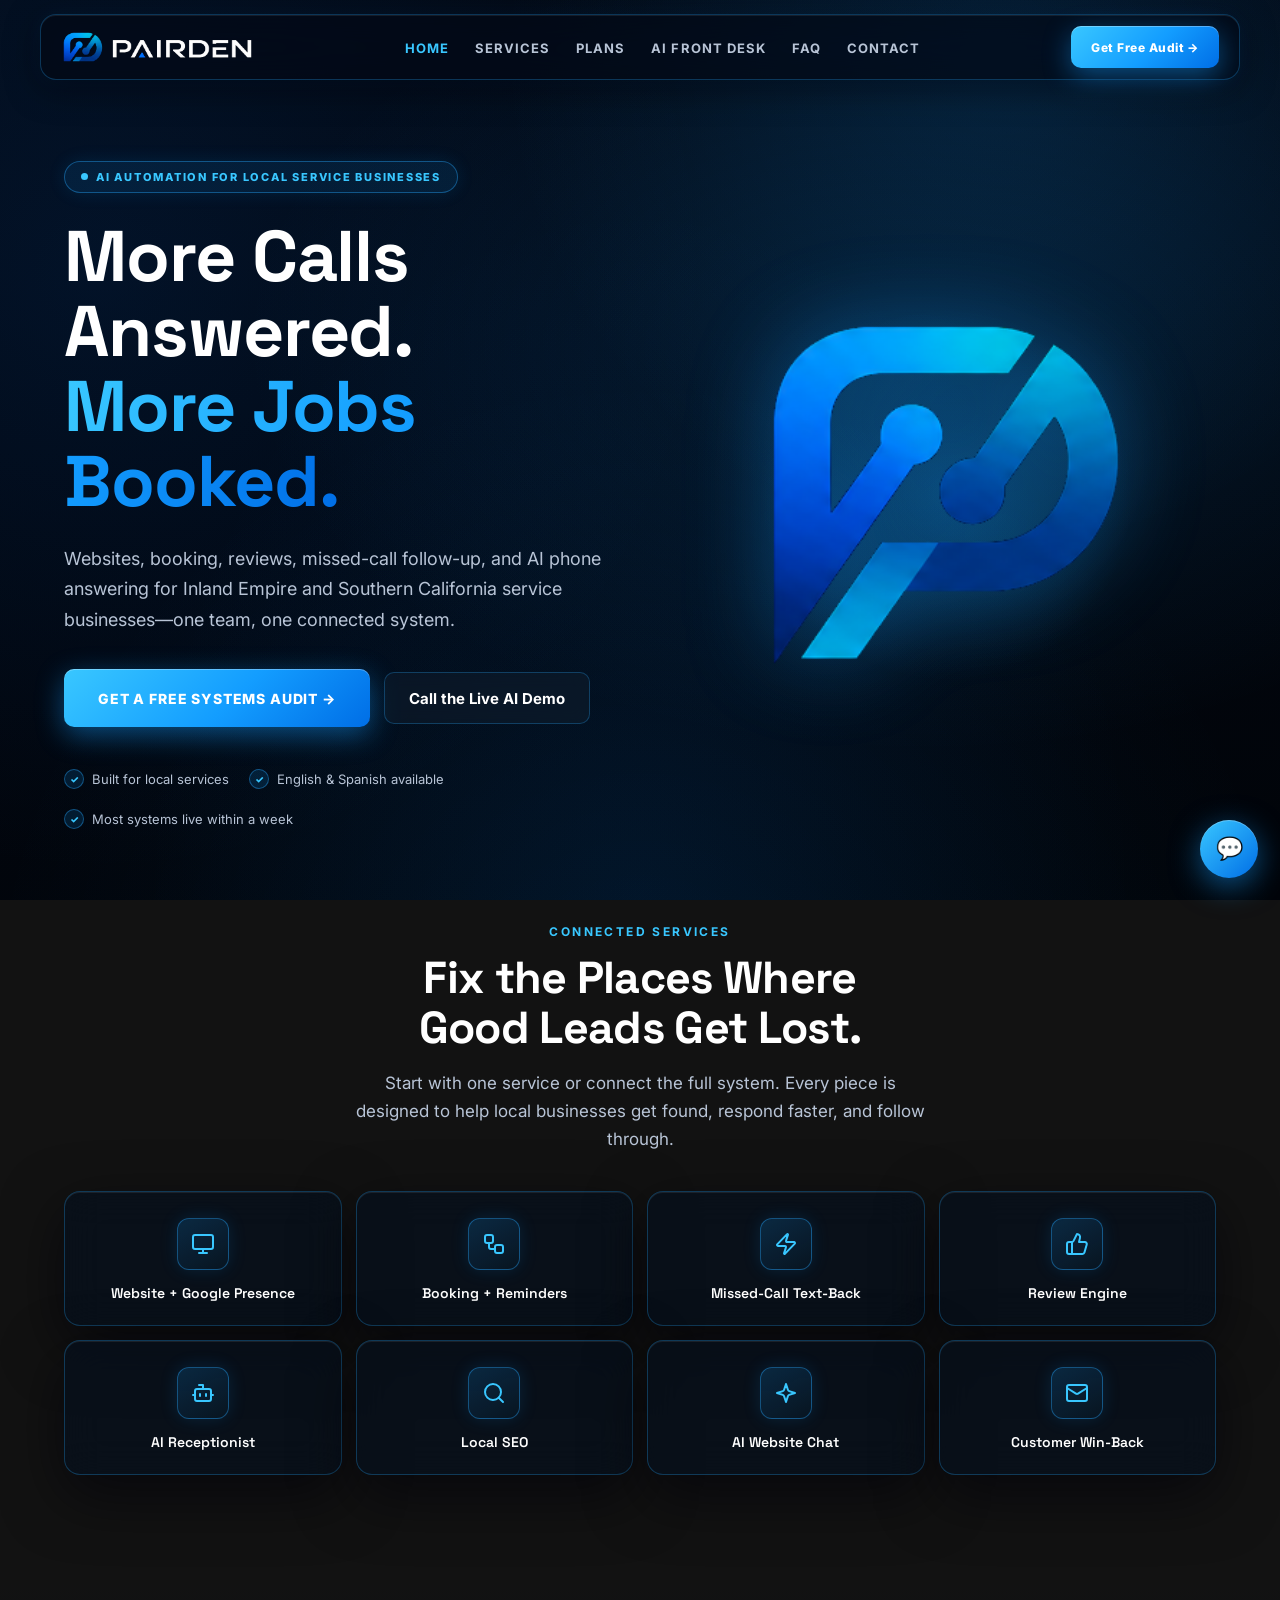
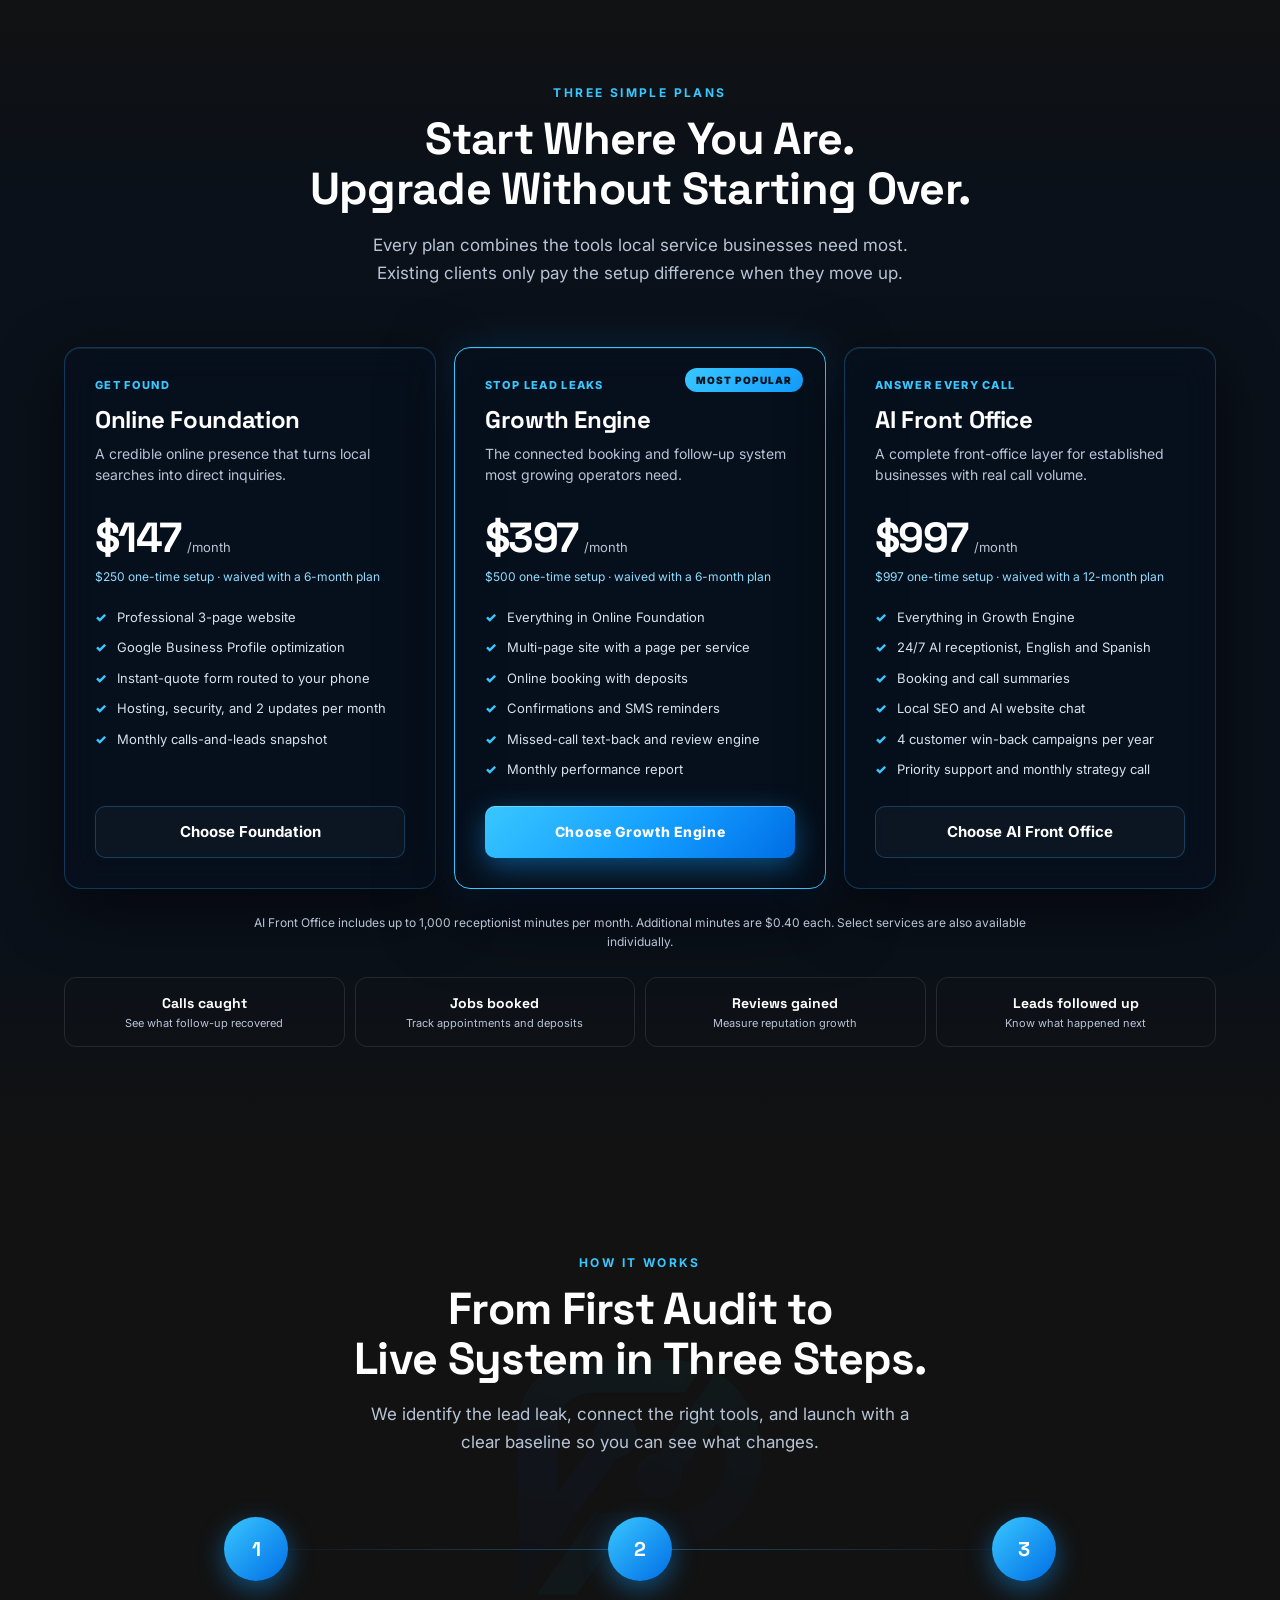
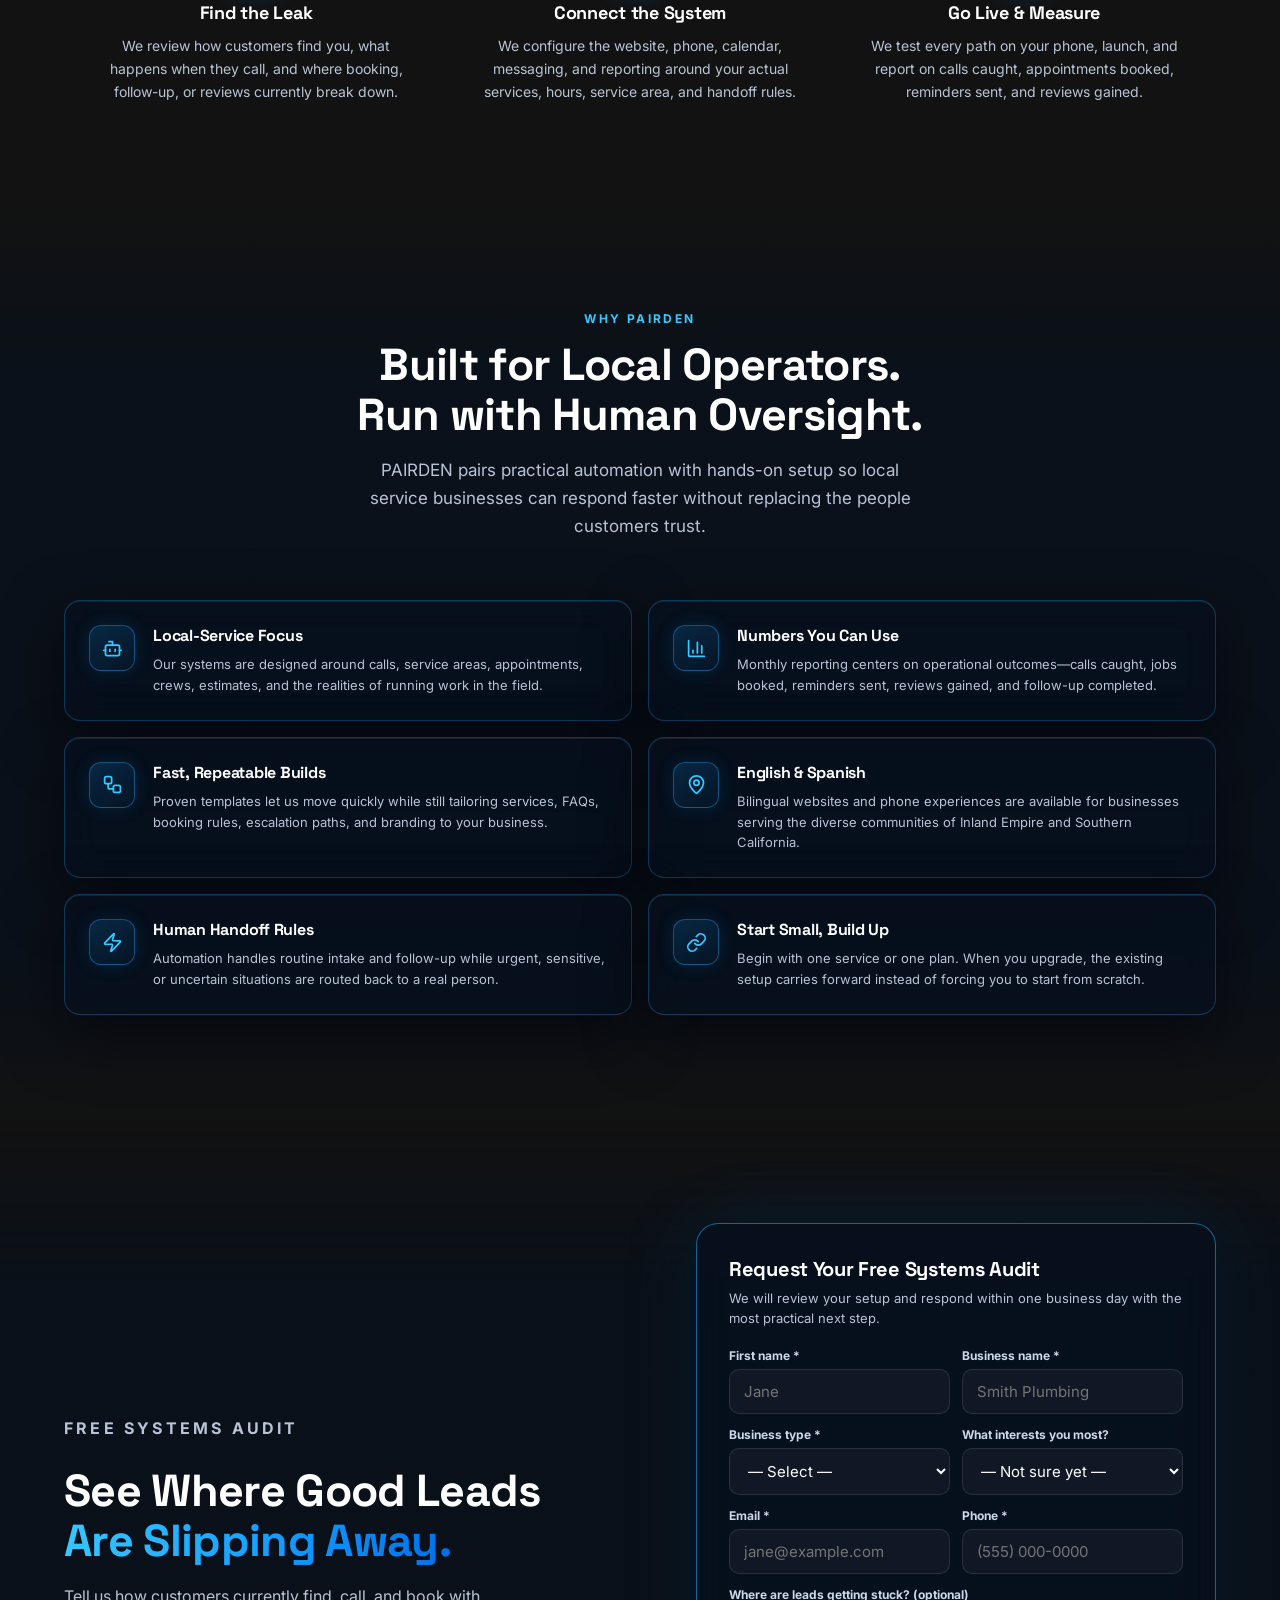
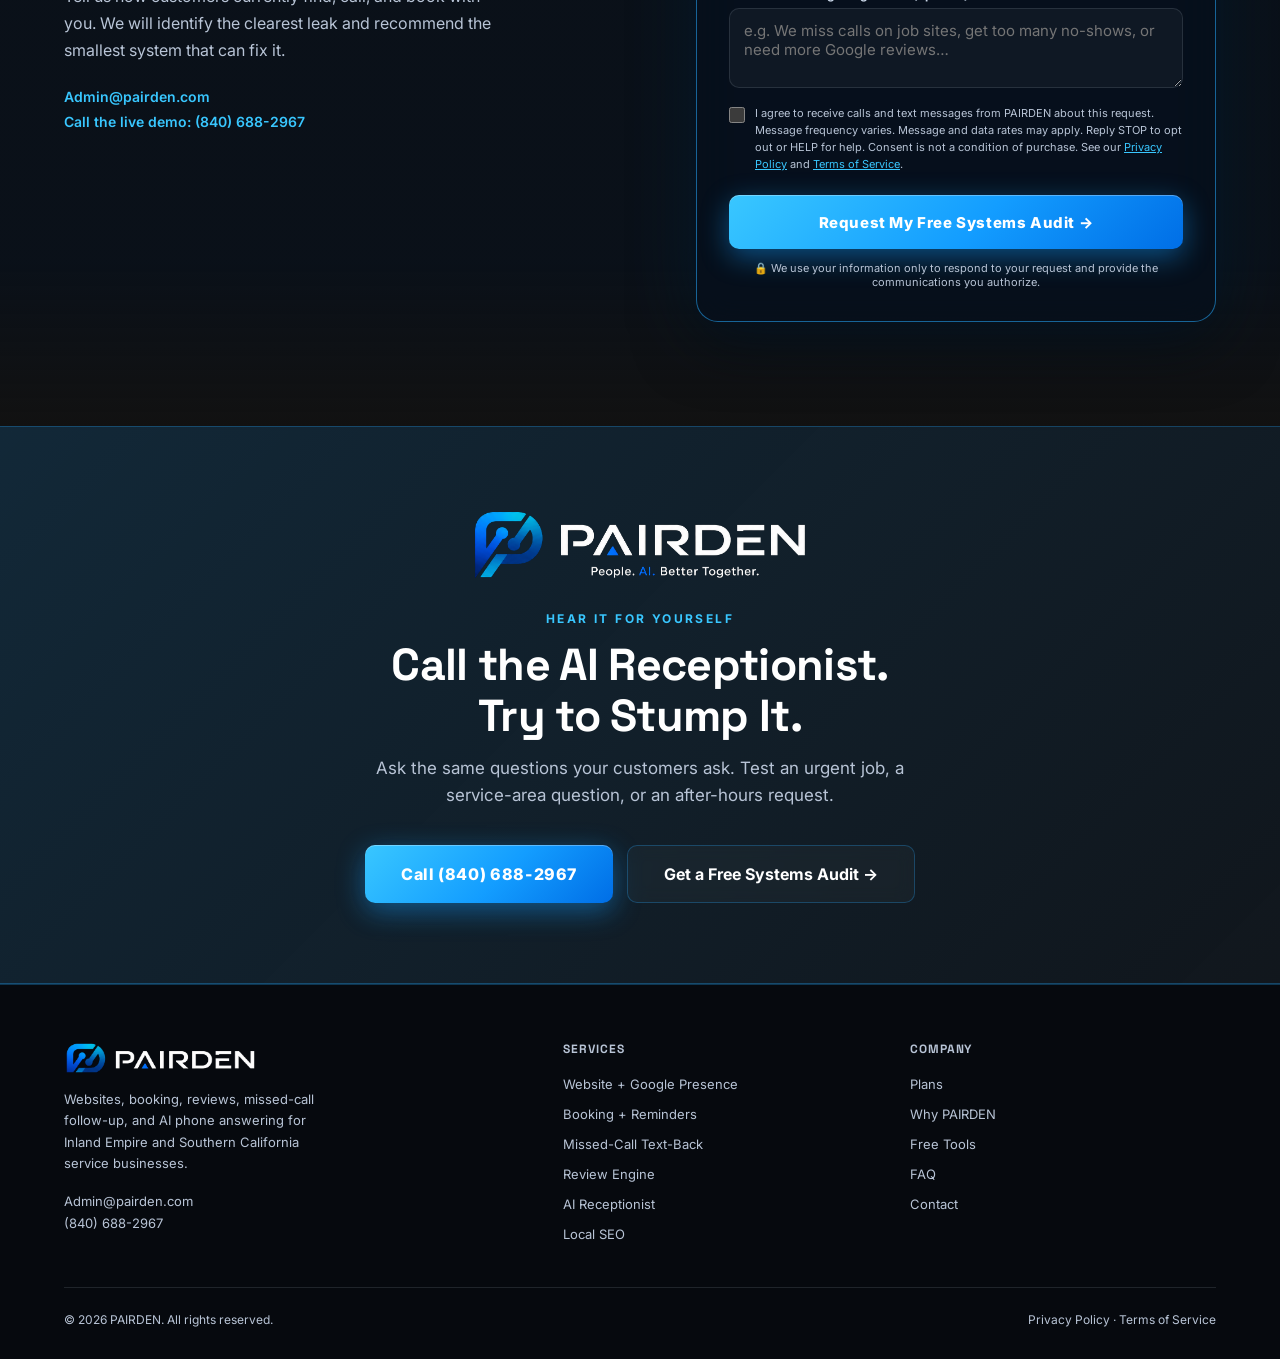
<file: index.html>
<!doctype html>
<html lang="en">
<head>
  <meta charset="utf-8" />
  <meta name="viewport" content="width=device-width, initial-scale=1" />
  <title>PAIRDEN | More Calls Answered. More Jobs Booked.</title>
  <meta name="description" content="PAIRDEN builds connected websites, booking, review, missed-call, and AI phone systems for Inland Empire and Southern California service businesses." />
  <link rel="icon" type="image/png" href="assets/pairden-icon.png" />
  <meta name="theme-color" content="#020711" />
  <link rel="canonical" href="https://pairden.com/" />
  <meta property="og:title" content="PAIRDEN | More Calls Answered. More Jobs Booked." />
  <meta property="og:description" content="Websites, booking, reviews, missed-call follow-up, and AI phone answering for local service businesses." />
  <meta property="og:type" content="website" />
  <meta property="og:url" content="https://pairden.com/" />
  <meta property="og:image" content="https://pairden.com/assets/pairden-social-card.png" />
  <meta property="og:image:width" content="1200" />
  <meta property="og:image:height" content="630" />
  <meta name="twitter:card" content="summary_large_image" />
  <meta name="twitter:title" content="PAIRDEN | More Calls Answered. More Jobs Booked." />
  <meta name="twitter:description" content="Connected lead systems for local service businesses in Inland Empire and Southern California." />
  <meta name="twitter:image" content="https://pairden.com/assets/pairden-social-card.png" />
  <meta name="robots" content="index, follow" />
  <script type="application/ld+json">
  {
    "@context": "https://schema.org",
    "@type": "Organization",
    "name": "PAIRDEN",
    "url": "https://pairden.com/",
    "logo": "https://pairden.com/assets/pairden-icon.png",
    "image": "https://pairden.com/assets/pairden-social-card.png",
    "description": "Connected websites, booking, review, missed-call, and AI phone systems for local service businesses.",
    "telephone": "+1-840-688-2967",
    "email": "Admin@pairden.com",
    "areaServed": ["Inland Empire", "Southern California"]
  }
  </script>
  <link rel="preconnect" href="https://fonts.googleapis.com" />
  <link rel="preconnect" href="https://fonts.gstatic.com" crossorigin />
  <link href="https://fonts.googleapis.com/css2?family=Inter:wght@400;500;600;700;800&amp;family=JetBrains+Mono:wght@500;700&amp;family=Space+Grotesk:wght@500;600;700&amp;display=swap" rel="stylesheet" />
  <link rel="stylesheet" href="styles.css" />
  <style>
    /* ── Homepage-specific styles ── */

    /* Hero */
    .hero { align-items: center; display: flex; min-height: 100vh; overflow: hidden; padding: 150px 0 60px; }
    .hero-bg { inset: 0; pointer-events: none; position: absolute; z-index: 0; }
    .hero-bg::before {
      background: radial-gradient(ellipse at 72% 38%, rgba(19,157,255,0.14) 0%, transparent 52%);
      content: ""; inset: 0; position: absolute;
    }
    .hero-bg::after {
      background: radial-gradient(ellipse at 50% 100%, rgba(0,110,230,0.08) 0%, transparent 55%);
      content: ""; inset: 0; position: absolute;
    }
    .hero-grid {
      align-items: center; display: grid; gap: 48px;
      grid-template-columns: 1.05fr 1fr; position: relative; z-index: 1;
    }
    .hero-badge {
      align-items: center; display: inline-flex; gap: 8px;
      background: rgba(19,157,255,0.1); border: 1px solid rgba(38,169,255,0.4);
      border-radius: 999px; color: var(--accent-bright);
      font-size: 11px; font-weight: 800; letter-spacing: 0.16em; text-transform: uppercase;
      margin-bottom: 26px; padding: 8px 16px;
      box-shadow: 0 0 18px rgba(19,157,255,0.12);
    }
    .hero-badge-dot { animation: blink 2s ease-in-out infinite; background: var(--accent-bright); border-radius: 50%; height: 7px; width: 7px; }
    .hero h1 { margin-bottom: 24px; }
    .hero-sub { color: var(--muted); font-size: 18px; line-height: 1.7; margin-bottom: 34px; max-width: 590px; }
    .hero-actions { align-items: center; display: flex; flex-wrap: wrap; gap: 14px; }
    .hero-actions .btn-primary { font-size: 14px; letter-spacing: 0.06em; min-height: 58px; padding: 0 34px; text-transform: uppercase; }
    .hero-trust { align-items: center; display: flex; flex-wrap: wrap; gap: 20px; margin-top: 42px; }
    .trust-item { align-items: center; color: var(--muted); display: flex; font-size: 13px; gap: 8px; }
    .trust-check {
      align-items: center; display: flex; justify-content: center;
      background: rgba(19,157,255,0.14); border: 1px solid rgba(38,169,255,0.4);
      border-radius: 50%; color: var(--accent-bright); font-size: 10px; font-weight: 800;
      height: 20px; width: 20px;
    }

    /* ── Hero growth visual — brand render ── */
    .growth-visual { align-items: center; display: flex; justify-content: center; min-height: 480px; position: relative; }
    .growth-visual::before {
      background: radial-gradient(circle, rgba(19,157,255,0.24), transparent 66%);
      border-radius: 50%; content: ""; height: 78%; position: absolute; width: 78%;
    }
    .gv-render {
      filter: drop-shadow(0 0 42px rgba(19,157,255,0.38));
      position: relative; width: clamp(270px, 31vw, 420px); z-index: 2;
    }

    /* ── Services row (mockup, under hero) ── */
    .services-row-wrap { padding: 24px 0 88px; position: relative; z-index: 2; }
    .services-row-label {
      align-items: center; color: var(--muted); display: flex; gap: 18px;
      font-size: 12px; font-weight: 800; justify-content: center;
      letter-spacing: 0.24em; margin-bottom: 28px; text-transform: uppercase;
    }
    .services-row-label::before, .services-row-label::after {
      background: linear-gradient(90deg, transparent, rgba(38,169,255,0.5));
      content: ""; flex: 0 0 90px; height: 1px;
    }
    .services-row-label::after { background: linear-gradient(90deg, rgba(38,169,255,0.5), transparent); }
    .services-row { display: grid; gap: 14px; grid-template-columns: repeat(4, 1fr); }
    .service-tile {
      align-items: center; display: flex; flex-direction: column; gap: 14px; justify-content: flex-start;
      appearance: none; -webkit-appearance: none;
      border: 1px solid var(--glass-border); color: var(--text); cursor: pointer; font-family: inherit;
      padding: 26px 12px 22px; text-align: center;
      width: 100%;
    }
    .service-tile .icon-chip { margin-bottom: 0; }
    .service-tile span { font-family: var(--font-head); font-size: 14px; font-weight: 600; line-height: 1.35; }
    .service-tile.is-active {
      border-color: var(--glass-border-hi);
      box-shadow: 0 24px 60px rgba(0,2,8,0.65), 0 0 30px rgba(19,157,255,0.26), inset 0 1px 0 var(--highlight);
      transform: translateY(-4px);
    }
    .service-detail-panel {
      display: grid; grid-template-rows: 0fr;
      margin: 18px auto 0; max-width: 820px; opacity: 0; overflow: hidden;
      transition: grid-template-rows 0.28s ease, opacity 0.22s ease, margin-top 0.22s ease;
    }
    .service-detail-panel.open { grid-template-rows: 1fr; margin-top: 22px; opacity: 1; }
    .service-detail-inner { min-height: 0; }
    .service-detail-content {
      align-items: flex-start; display: grid; gap: 20px; grid-template-columns: auto 1fr;
      padding: 28px;
    }
    .service-detail-content .icon-chip { margin-bottom: 0; }
    .service-detail-copy h3 { font-size: 22px; margin-bottom: 8px; }
    .service-detail-copy p { color: var(--muted); font-size: 15px; line-height: 1.68; }
    .service-results { align-items: center; display: flex; flex-wrap: wrap; gap: 6px; margin-top: 16px; }
    .result-pill {
      background: rgba(19,157,255,0.1); border: 1px solid rgba(38,169,255,0.3);
      border-radius: 999px; color: var(--accent-pale); font-size: 11px; font-weight: 700; padding: 3px 10px;
    }
    .service-detail-actions { align-items: center; display: flex; flex-wrap: wrap; gap: 12px; margin-top: 18px; }
    .service-detail-link { color: var(--accent-bright); font-size: 14px; font-weight: 800; }
    .service-detail-link:hover { text-decoration: underline; }

    /* Public package ladder */
    .package-grid { display: grid; gap: 18px; grid-template-columns: repeat(3, 1fr); }
    .package-card { display: flex; flex-direction: column; padding: 30px; position: relative; }
    .package-card.featured {
      border-color: var(--accent-bright);
      box-shadow: 0 24px 70px rgba(0,2,8,0.7), 0 0 42px rgba(19,157,255,0.2), inset 0 1px 0 var(--highlight);
    }
    .package-badge {
      background: linear-gradient(135deg, var(--accent-bright), var(--accent)); border-radius: 999px;
      color: #021018; font-size: 10px; font-weight: 900; letter-spacing: 0.1em;
      padding: 6px 11px; position: absolute; right: 22px; text-transform: uppercase; top: 20px;
    }
    .package-kicker { color: var(--accent-bright); font-size: 11px; font-weight: 800; letter-spacing: 0.12em; margin-bottom: 12px; text-transform: uppercase; }
    .package-card h3 { font-size: 24px; margin-bottom: 8px; }
    .package-tagline { color: var(--muted); font-size: 14px; line-height: 1.55; min-height: 44px; }
    .package-price { align-items: baseline; display: flex; gap: 7px; margin: 24px 0 4px; }
    .package-price strong { font-family: var(--font-head); font-size: 42px; letter-spacing: -0.04em; }
    .package-price span { color: var(--muted); font-size: 13px; }
    .package-setup { color: var(--accent-pale); font-size: 12px; line-height: 1.5; margin-bottom: 22px; }
    .package-list { display: grid; gap: 11px; list-style: none; margin-bottom: 26px; }
    .package-list li { color: #D7E1EF; font-size: 13px; line-height: 1.5; padding-left: 22px; position: relative; }
    .package-list li::before { color: var(--accent-bright); content: "✓"; font-weight: 900; left: 0; position: absolute; }
    .package-card .btn-primary, .package-card .btn-ghost { margin-top: auto; width: 100%; }
    .package-note { color: var(--muted); font-size: 12px; line-height: 1.6; margin: 24px auto 0; max-width: 780px; text-align: center; }
    .reporting-strip { display: grid; gap: 10px; grid-template-columns: repeat(4, 1fr); margin-top: 26px; }
    .reporting-item { border: 1px solid var(--line); border-radius: 12px; padding: 16px; text-align: center; }
    .reporting-item strong { display: block; font-family: var(--font-head); font-size: 14px; }
    .reporting-item span { color: var(--muted); display: block; font-size: 11px; margin-top: 4px; }

    /* Steps */
    .steps-mark-bg {
      left: 50%; opacity: 0.04; pointer-events: none; position: absolute; top: 50%;
      transform: translate(-50%, -50%); width: clamp(200px, 22vw, 320px); z-index: 0;
    }
    .steps-grid { display: grid; grid-template-columns: repeat(3, 1fr); position: relative; }
    .steps-grid::before {
      background: linear-gradient(90deg, transparent, rgba(38,169,255,0.4), transparent);
      content: ""; height: 1px; left: 16%; position: absolute; right: 16%; top: 32px;
    }
    .step { padding: 0 32px; text-align: center; }
    .step-number {
      align-items: center; display: inline-flex; justify-content: center;
      background: linear-gradient(135deg, var(--accent-bright), var(--accent-deep));
      border-radius: 50%; color: #fff;
      font-family: var(--font-head); font-size: 20px; font-weight: 700;
      box-shadow: 0 8px 26px rgba(19,157,255,0.45);
      height: 64px; margin-bottom: 20px; position: relative; width: 64px; z-index: 1;
    }
    .step h3 { font-size: 18px; margin-bottom: 10px; }
    .step p  { color: var(--muted); font-size: 14px; line-height: 1.65; }

    /* Why */
    .why-grid { display: grid; gap: 16px; grid-template-columns: repeat(2, 1fr); }
    .why-card { align-items: flex-start; display: flex; gap: 18px; padding: 24px; }
    .why-card .icon-chip { height: 46px; margin-bottom: 0; width: 46px; }
    .why-card .icon-chip svg { height: 21px; width: 21px; }
    .why-card h3 { font-size: 16px; }
    .why-card p  { color: var(--muted); font-size: 13px; line-height: 1.6; }

    /* Contact section */
    .contact-wrap { display: grid; gap: 48px; grid-template-columns: 1fr 520px; align-items: center; }
    .contact-copy h2 { margin-bottom: 16px; }
    .contact-copy p { color: var(--muted); font-size: 16px; line-height: 1.7; margin-bottom: 24px; max-width: 440px; }
    .contact-direct { display: grid; gap: 8px; }
    .contact-direct a { color: var(--accent-bright); font-size: 14px; font-weight: 600; }
    .contact-direct a:hover { text-decoration: underline; }
    .contact-form-card { border-color: var(--glass-border-hi); border-radius: var(--r-lg); box-shadow: 0 0 70px rgba(19,157,255,0.12), var(--shadow); padding: 32px; }
    .contact-form-card h3 { font-size: 20px; margin-bottom: 6px; }
    .contact-form-card > p { color: var(--muted); font-size: 13px; line-height: 1.55; margin-bottom: 20px; }
    .contact-form-card .btn-primary { font-size: 15px; margin-top: 8px; min-height: 54px; width: 100%; }
    .form-success { align-items: center; display: none; flex-direction: column; gap: 12px; padding: 20px 0; text-align: center; }
    .form-success h3 { font-size: 20px; }
    .form-success p  { color: var(--muted); font-size: 14px; line-height: 1.55; }
    .form-success .icon-chip { margin: 0 auto; }
    .privacy-note { color: var(--muted); font-size: 11px; margin-top: 12px; text-align: center; }
    .consent-row { align-items: flex-start; color: var(--muted); cursor: pointer; display: flex; font-size: 11px; gap: 10px; line-height: 1.55; margin: 4px 0 14px; }
    .consent-row input { flex: 0 0 auto; height: 16px; margin-top: 2px; width: 16px; }
    .consent-row a { color: var(--accent-bright); text-decoration: underline; }

    .section-logo-row { align-items: center; display: flex; gap: 14px; justify-content: center; margin-bottom: 18px; }
    .section-mark { border-radius: 10px; height: 42px; opacity: 0.9; width: 42px; }

    @media (max-width: 1100px) {
      .hero-grid { gap: 32px; }
      .services-row { grid-template-columns: repeat(4, 1fr); }
      .contact-wrap { grid-template-columns: 1fr 460px; }
    }
    @media (max-width: 900px) {
      .hero { padding-top: 130px; }
      .hero-grid { grid-template-columns: 1fr; }
      .growth-visual { min-height: 340px; }
      .gv-render { width: min(380px, 78vw); }
      .services-row { grid-template-columns: repeat(3, 1fr); }
      .steps-grid { gap: 40px; grid-template-columns: 1fr; }
      .steps-grid::before { display: none; }
      .why-grid { grid-template-columns: 1fr; }
      .contact-wrap { grid-template-columns: 1fr; }
      .package-grid { grid-template-columns: 1fr; }
      .package-card { margin: 0 auto; max-width: 580px; width: 100%; }
      .reporting-strip { grid-template-columns: repeat(2, 1fr); }
    }
    @media (max-width: 600px) {
      .hero { padding: 116px 0 32px; }
      .services-row { grid-template-columns: 1fr 1fr; }
      .service-detail-content { grid-template-columns: 1fr; padding: 22px 18px; }
      .hero-trust { gap: 12px; }
      .step { padding: 0 12px; }
      .contact-form-card { padding: 22px 16px; }
      .gv-render { width: min(310px, 78vw); }
      .growth-visual { min-height: 280px; }
      .reporting-strip { grid-template-columns: 1fr 1fr; }
    }
    @media (max-width: 400px) {
      .hero-badge { font-size: 9px; padding: 6px 10px; }
      .hero-actions { flex-direction: column; }
      .hero-actions .btn-primary, .hero-actions .btn-ghost { justify-content: center; width: 100%; }
      .services-row { grid-template-columns: 1fr; }
    }
  </style>
</head>
<body>
  <!-- SVG icon set -->
  <svg xmlns="http://www.w3.org/2000/svg" style="display:none">
    <symbol id="i-megaphone" viewBox="0 0 24 24" fill="none" stroke="currentColor" stroke-width="2" stroke-linecap="round" stroke-linejoin="round"><path d="m3 11 18-5v12L3 14v-3z"/><path d="M11.6 16.8a3 3 0 1 1-5.8-1.6"/></symbol>
    <symbol id="i-search" viewBox="0 0 24 24" fill="none" stroke="currentColor" stroke-width="2" stroke-linecap="round" stroke-linejoin="round"><circle cx="11" cy="11" r="8"/><path d="m21 21-4.3-4.3"/></symbol>
    <symbol id="i-thumbs" viewBox="0 0 24 24" fill="none" stroke="currentColor" stroke-width="2" stroke-linecap="round" stroke-linejoin="round"><path d="M7 10v12"/><path d="M15 5.88 14 10h5.83a2 2 0 0 1 1.92 2.56l-2.33 8A2 2 0 0 1 17.5 22H4a2 2 0 0 1-2-2v-8a2 2 0 0 1 2-2h2.76a2 2 0 0 0 1.79-1.11L12 2a3.13 3.13 0 0 1 3 3.88Z"/></symbol>
    <symbol id="i-mail" viewBox="0 0 24 24" fill="none" stroke="currentColor" stroke-width="2" stroke-linecap="round" stroke-linejoin="round"><rect width="20" height="16" x="2" y="4" rx="2"/><path d="m22 7-8.97 5.7a1.94 1.94 0 0 1-2.06 0L2 7"/></symbol>
    <symbol id="i-monitor" viewBox="0 0 24 24" fill="none" stroke="currentColor" stroke-width="2" stroke-linecap="round" stroke-linejoin="round"><rect width="20" height="14" x="2" y="3" rx="2"/><line x1="8" x2="16" y1="21" y2="21"/><line x1="12" x2="12" y1="17" y2="21"/></symbol>
    <symbol id="i-brain" viewBox="0 0 24 24" fill="none" stroke="currentColor" stroke-width="2" stroke-linecap="round" stroke-linejoin="round"><path d="M12 5a3 3 0 1 0-5.997.125 4 4 0 0 0-2.526 5.77 4 4 0 0 0 .556 6.588A4 4 0 1 0 12 18Z"/><path d="M12 5a3 3 0 1 1 5.997.125 4 4 0 0 1 2.526 5.77 4 4 0 0 1-.556 6.588A4 4 0 1 1 12 18Z"/><path d="M15 13a4.5 4.5 0 0 1-3-4 4.5 4.5 0 0 1-3 4"/></symbol>
    <symbol id="i-sparkles" viewBox="0 0 24 24" fill="none" stroke="currentColor" stroke-width="2" stroke-linecap="round" stroke-linejoin="round"><path d="m12 3-1.9 5.8a2 2 0 0 1-1.287 1.288L3 12l5.8 1.9a2 2 0 0 1 1.288 1.287L12 21l1.9-5.8a2 2 0 0 1 1.287-1.288L21 12l-5.8-1.9a2 2 0 0 1-1.288-1.287Z"/></symbol>
    <symbol id="i-bot" viewBox="0 0 24 24" fill="none" stroke="currentColor" stroke-width="2" stroke-linecap="round" stroke-linejoin="round"><path d="M12 8V4H8"/><rect width="16" height="12" x="4" y="8" rx="2"/><path d="M2 14h2"/><path d="M20 14h2"/><path d="M15 13v2"/><path d="M9 13v2"/></symbol>
    <symbol id="i-chart" viewBox="0 0 24 24" fill="none" stroke="currentColor" stroke-width="2" stroke-linecap="round" stroke-linejoin="round"><path d="M3 3v16a2 2 0 0 0 2 2h16"/><path d="M18 17V9"/><path d="M13 17V5"/><path d="M8 17v-3"/></symbol>
    <symbol id="i-workflow" viewBox="0 0 24 24" fill="none" stroke="currentColor" stroke-width="2" stroke-linecap="round" stroke-linejoin="round"><rect width="8" height="8" x="3" y="3" rx="2"/><path d="M7 11v4a2 2 0 0 0 2 2h4"/><rect width="8" height="8" x="13" y="13" rx="2"/></symbol>
    <symbol id="i-mappin" viewBox="0 0 24 24" fill="none" stroke="currentColor" stroke-width="2" stroke-linecap="round" stroke-linejoin="round"><path d="M20 10c0 4.993-5.539 10.193-7.399 11.799a1 1 0 0 1-1.202 0C9.539 20.193 4 14.993 4 10a8 8 0 0 1 16 0"/><circle cx="12" cy="10" r="3"/></symbol>
    <symbol id="i-zap" viewBox="0 0 24 24" fill="none" stroke="currentColor" stroke-width="2" stroke-linecap="round" stroke-linejoin="round"><path d="M4 14a1 1 0 0 1-.78-1.63l9.9-10.2a.5.5 0 0 1 .86.46l-1.92 6.02A1 1 0 0 0 13 10h7a1 1 0 0 1 .78 1.63l-9.9 10.2a.5.5 0 0 1-.86-.46l1.92-6.02A1 1 0 0 0 11 14z"/></symbol>
    <symbol id="i-link" viewBox="0 0 24 24" fill="none" stroke="currentColor" stroke-width="2" stroke-linecap="round" stroke-linejoin="round"><path d="M10 13a5 5 0 0 0 7.54.54l3-3a5 5 0 0 0-7.07-7.07l-1.72 1.71"/><path d="M14 11a5 5 0 0 0-7.54-.54l-3 3a5 5 0 0 0 7.07 7.07l1.71-1.71"/></symbol>
    <symbol id="i-rocket" viewBox="0 0 24 24" fill="none" stroke="currentColor" stroke-width="2" stroke-linecap="round" stroke-linejoin="round"><path d="M4.5 16.5c-1.5 1.26-2 5-2 5s3.74-.5 5-2c.71-.84.7-2.13-.09-2.91a2.18 2.18 0 0 0-2.91-.09z"/><path d="m12 15-3-3a22 22 0 0 1 2-3.95A12.88 12.88 0 0 1 22 2c0 2.72-.78 7.5-6 11a22.35 22.35 0 0 1-4 2z"/><path d="M9 12H4s.55-3.03 2-4c1.62-1.08 5 0 5 0"/><path d="M12 15v5s3.03-.55 4-2c1.08-1.62 0-5 0-5"/></symbol>
  </svg>

  <!-- ── Navigation ── -->
  <nav class="nav">
    <div class="nav-inner">
      <a href="/" class="nav-logo">
        <img src="assets/pairden-wordmark-white.png" alt="PAIRDEN" height="34" />
      </a>
      <ul class="nav-links">
        <li><a href="/" aria-current="page">Home</a></li>
        <li><a href="#services">Services</a></li>
        <li><a href="#plans">Plans</a></li>
        <li><a href="frontdesk.html">AI Front Desk</a></li>
        <li><a href="faq.html">FAQ</a></li>
        <li><a href="#contact">Contact</a></li>
      </ul>
      <a href="#contact" class="btn-primary nav-cta">Get Free Audit →</a>
      <button class="nav-hamburger" id="navHamburger" aria-label="Open menu" aria-expanded="false" aria-controls="navMobileMenu">
        <span></span><span></span><span></span>
      </button>
    </div>
  </nav>

  <!-- ── Mobile nav menu ── -->
  <div class="nav-mobile-menu" id="navMobileMenu">
    <ul>
      <li><a href="/">Home</a></li>
      <li><a href="#services">Services</a></li>
      <li><a href="#plans">Plans</a></li>
      <li><a href="frontdesk.html">AI Front Desk</a></li>
      <li><a href="faq.html">FAQ</a></li>
      <li><a href="#contact">Contact</a></li>
    </ul>
    <a href="#contact" class="btn-primary">Get Free Audit →</a>
  </div>

  <!-- ── Hero ── -->
  <section class="hero" id="home">
    <div class="hero-bg"></div>
    <div class="container">
      <div class="hero-grid">

        <!-- Left: copy -->
        <div>
          <div class="hero-badge reveal">
            <span class="hero-badge-dot"></span>
            AI automation for local service businesses
          </div>
          <h1 class="reveal reveal-d1">
            More Calls Answered.<br>
            <span class="grad-text">More Jobs Booked.</span>
          </h1>
          <p class="hero-sub reveal reveal-d2">
            Websites, booking, reviews, missed-call follow-up, and AI phone answering for Inland Empire and Southern California service businesses—one team, one connected system.
          </p>
          <div class="hero-actions reveal reveal-d3">
            <a href="#contact" class="btn-primary">Get a Free Systems Audit →</a>
            <a href="tel:+18406882967" class="btn-ghost">Call the Live AI Demo</a>
          </div>
          <div class="hero-trust reveal reveal-d3">
            <div class="trust-item"><div class="trust-check">✓</div> Built for local services</div>
            <div class="trust-item"><div class="trust-check">✓</div> English &amp; Spanish available</div>
            <div class="trust-item"><div class="trust-check">✓</div> Most systems live within a week</div>
          </div>
        </div>

        <!-- Right: PAIRDEN brand mark -->
        <div class="growth-visual reveal reveal-d2" aria-hidden="true">
          <img src="assets/pairden-mark.png" alt="" class="gv-render" />
        </div>

      </div>
    </div>
  </section>

  <!-- ── Services row (mockup) ── -->
  <section class="services-row-wrap" id="services">
    <div class="container">
      <div class="section-header reveal" style="margin-bottom:38px">
        <p class="eyebrow">Connected services</p>
        <h2>Fix the Places Where<br>Good Leads Get Lost.</h2>
        <p>Start with one service or connect the full system. Every piece is designed to help local businesses get found, respond faster, and follow through.</p>
      </div>
      <div class="services-row">
        <button type="button" class="service-tile glass-card glass-lift reveal" data-service="website" aria-expanded="false" aria-controls="serviceDetailPanel">
          <span class="icon-chip"><svg><use href="#i-monitor"/></svg></span>
          <span>Website + Google Presence</span>
        </button>
        <button type="button" class="service-tile glass-card glass-lift reveal reveal-d1" data-service="booking" aria-expanded="false" aria-controls="serviceDetailPanel">
          <span class="icon-chip"><svg><use href="#i-workflow"/></svg></span>
          <span>Booking + Reminders</span>
        </button>
        <button type="button" class="service-tile glass-card glass-lift reveal reveal-d1" data-service="missedcall" aria-expanded="false" aria-controls="serviceDetailPanel">
          <span class="icon-chip"><svg><use href="#i-zap"/></svg></span>
          <span>Missed-Call Text-Back</span>
        </button>
        <button type="button" class="service-tile glass-card glass-lift reveal reveal-d2" data-service="reviews" aria-expanded="false" aria-controls="serviceDetailPanel">
          <span class="icon-chip"><svg><use href="#i-thumbs"/></svg></span>
          <span>Review Engine</span>
        </button>
        <button type="button" class="service-tile glass-card glass-lift reveal reveal-d2" data-service="receptionist" aria-expanded="false" aria-controls="serviceDetailPanel">
          <span class="icon-chip"><svg><use href="#i-bot"/></svg></span>
          <span>AI Receptionist</span>
        </button>
        <button type="button" class="service-tile glass-card glass-lift reveal reveal-d3" data-service="seo" aria-expanded="false" aria-controls="serviceDetailPanel">
          <span class="icon-chip"><svg><use href="#i-search"/></svg></span>
          <span>Local SEO</span>
        </button>
        <button type="button" class="service-tile glass-card glass-lift reveal reveal-d3" data-service="chat" aria-expanded="false" aria-controls="serviceDetailPanel">
          <span class="icon-chip"><svg><use href="#i-sparkles"/></svg></span>
          <span>AI Website Chat</span>
        </button>
        <button type="button" class="service-tile glass-card glass-lift reveal reveal-d3" data-service="winback" aria-expanded="false" aria-controls="serviceDetailPanel">
          <span class="icon-chip"><svg><use href="#i-mail"/></svg></span>
          <span>Customer Win-Back</span>
        </button>
      </div>
      <div class="service-detail-panel" id="serviceDetailPanel" aria-live="polite">
        <div class="service-detail-inner">
          <div class="service-detail-content glass-card">
            <div class="icon-chip" id="serviceDetailIcon" aria-hidden="true"></div>
            <div class="service-detail-copy">
              <h3 id="serviceDetailTitle"></h3>
              <p id="serviceDetailText"></p>
              <div class="service-results" id="serviceDetailPills"></div>
              <div class="service-detail-actions" id="serviceDetailActions"></div>
            </div>
          </div>
        </div>
      </div>
    </div>
  </section>

  <!-- ── Package ladder ── -->
  <section class="section-pad section-tint" id="plans">
    <div class="container">
      <div class="section-header reveal">
        <p class="eyebrow">Three simple plans</p>
        <h2>Start Where You Are.<br>Upgrade Without Starting Over.</h2>
        <p>Every plan combines the tools local service businesses need most. Existing clients only pay the setup difference when they move up.</p>
      </div>
      <div class="package-grid">
        <article class="package-card glass-card reveal">
          <p class="package-kicker">Get found</p>
          <h3>Online Foundation</h3>
          <p class="package-tagline">A credible online presence that turns local searches into direct inquiries.</p>
          <div class="package-price"><strong>$147</strong><span>/month</span></div>
          <p class="package-setup">$250 one-time setup · waived with a 6-month plan</p>
          <ul class="package-list">
            <li>Professional 3-page website</li>
            <li>Google Business Profile optimization</li>
            <li>Instant-quote form routed to your phone</li>
            <li>Hosting, security, and 2 updates per month</li>
            <li>Monthly calls-and-leads snapshot</li>
          </ul>
          <a href="#contact" class="btn-ghost package-select" data-package="Online Foundation">Choose Foundation</a>
        </article>

        <article class="package-card glass-card featured reveal reveal-d1">
          <span class="package-badge">Most popular</span>
          <p class="package-kicker">Stop lead leaks</p>
          <h3>Growth Engine</h3>
          <p class="package-tagline">The connected booking and follow-up system most growing operators need.</p>
          <div class="package-price"><strong>$397</strong><span>/month</span></div>
          <p class="package-setup">$500 one-time setup · waived with a 6-month plan</p>
          <ul class="package-list">
            <li>Everything in Online Foundation</li>
            <li>Multi-page site with a page per service</li>
            <li>Online booking with deposits</li>
            <li>Confirmations and SMS reminders</li>
            <li>Missed-call text-back and review engine</li>
            <li>Monthly performance report</li>
          </ul>
          <a href="#contact" class="btn-primary package-select" data-package="Growth Engine">Choose Growth Engine</a>
        </article>

        <article class="package-card glass-card reveal reveal-d2">
          <p class="package-kicker">Answer every call</p>
          <h3>AI Front Office</h3>
          <p class="package-tagline">A complete front-office layer for established businesses with real call volume.</p>
          <div class="package-price"><strong>$997</strong><span>/month</span></div>
          <p class="package-setup">$997 one-time setup · waived with a 12-month plan</p>
          <ul class="package-list">
            <li>Everything in Growth Engine</li>
            <li>24/7 AI receptionist, English and Spanish</li>
            <li>Booking and call summaries</li>
            <li>Local SEO and AI website chat</li>
            <li>4 customer win-back campaigns per year</li>
            <li>Priority support and monthly strategy call</li>
          </ul>
          <a href="#contact" class="btn-ghost package-select" data-package="AI Front Office">Choose AI Front Office</a>
        </article>
      </div>
      <p class="package-note reveal">AI Front Office includes up to 1,000 receptionist minutes per month. Additional minutes are $0.40 each. Select services are also available individually.</p>
      <div class="reporting-strip reveal">
        <div class="reporting-item"><strong>Calls caught</strong><span>See what follow-up recovered</span></div>
        <div class="reporting-item"><strong>Jobs booked</strong><span>Track appointments and deposits</span></div>
        <div class="reporting-item"><strong>Reviews gained</strong><span>Measure reputation growth</span></div>
        <div class="reporting-item"><strong>Leads followed up</strong><span>Know what happened next</span></div>
      </div>
    </div>
  </section>

  <!-- ── How it works / Approach ── -->
  <section class="section-pad" id="how-it-works">
    <img src="assets/pairden-mark.png" alt="" aria-hidden="true" class="steps-mark-bg" />
    <div class="container">
      <div class="section-header reveal">
        <p class="eyebrow">How it works</p>
        <h2>From First Audit to<br>Live System in Three Steps.</h2>
        <p>We identify the lead leak, connect the right tools, and launch with a clear baseline so you can see what changes.</p>
      </div>
      <div class="steps-grid">
        <div class="step reveal">
          <div class="step-number">1</div>
          <h3>Find the Leak</h3>
          <p>We review how customers find you, what happens when they call, and where booking, follow-up, or reviews currently break down.</p>
        </div>
        <div class="step reveal reveal-d1">
          <div class="step-number">2</div>
          <h3>Connect the System</h3>
          <p>We configure the website, phone, calendar, messaging, and reporting around your actual services, hours, service area, and handoff rules.</p>
        </div>
        <div class="step reveal reveal-d2">
          <div class="step-number">3</div>
          <h3>Go Live &amp; Measure</h3>
          <p>We test every path on your phone, launch, and report on calls caught, appointments booked, reminders sent, and reviews gained.</p>
        </div>
      </div>
    </div>
  </section>

  <!-- ── About / Why PAIRDEN ── -->
  <section class="section-pad section-tint" id="about">
    <div class="container">
      <div class="section-header reveal">
        <p class="eyebrow">Why PAIRDEN</p>
        <h2>Built for Local Operators.<br>Run with Human Oversight.</h2>
        <p>PAIRDEN pairs practical automation with hands-on setup so local service businesses can respond faster without replacing the people customers trust.</p>
      </div>
      <div class="why-grid">
        <div class="why-card glass-card glass-lift reveal">
          <div class="icon-chip"><svg><use href="#i-bot"/></svg></div>
          <div>
            <h3>Local-Service Focus</h3>
            <p>Our systems are designed around calls, service areas, appointments, crews, estimates, and the realities of running work in the field.</p>
          </div>
        </div>
        <div class="why-card glass-card glass-lift reveal reveal-d1">
          <div class="icon-chip"><svg><use href="#i-chart"/></svg></div>
          <div>
            <h3>Numbers You Can Use</h3>
            <p>Monthly reporting centers on operational outcomes—calls caught, jobs booked, reminders sent, reviews gained, and follow-up completed.</p>
          </div>
        </div>
        <div class="why-card glass-card glass-lift reveal">
          <div class="icon-chip"><svg><use href="#i-workflow"/></svg></div>
          <div>
            <h3>Fast, Repeatable Builds</h3>
            <p>Proven templates let us move quickly while still tailoring services, FAQs, booking rules, escalation paths, and branding to your business.</p>
          </div>
        </div>
        <div class="why-card glass-card glass-lift reveal reveal-d1">
          <div class="icon-chip"><svg><use href="#i-mappin"/></svg></div>
          <div>
            <h3>English &amp; Spanish</h3>
            <p>Bilingual websites and phone experiences are available for businesses serving the diverse communities of Inland Empire and Southern California.</p>
          </div>
        </div>
        <div class="why-card glass-card glass-lift reveal">
          <div class="icon-chip"><svg><use href="#i-zap"/></svg></div>
          <div>
            <h3>Human Handoff Rules</h3>
            <p>Automation handles routine intake and follow-up while urgent, sensitive, or uncertain situations are routed back to a real person.</p>
          </div>
        </div>
        <div class="why-card glass-card glass-lift reveal reveal-d1">
          <div class="icon-chip"><svg><use href="#i-link"/></svg></div>
          <div>
            <h3>Start Small, Build Up</h3>
            <p>Begin with one service or one plan. When you upgrade, the existing setup carries forward instead of forcing you to start from scratch.</p>
          </div>
        </div>
      </div>
    </div>
  </section>

  <!-- ── Contact ── -->
  <section class="section-pad section-tint" id="contact">
    <div class="container">
      <div class="contact-wrap">
        <div class="contact-copy reveal">
          <p class="eyebrow">Free systems audit</p>
          <h2>See Where Good Leads<br><span class="grad-text">Are Slipping Away.</span></h2>
          <p>Tell us how customers currently find, call, and book with you. We will identify the clearest leak and recommend the smallest system that can fix it.</p>
          <div class="contact-direct">
            <a href="mailto:Admin@pairden.com">Admin@pairden.com</a>
            <a href="tel:+18406882967">Call the live demo: (840) 688-2967</a>
          </div>
        </div>

        <div class="contact-form-card glass-card reveal reveal-d1">
          <h3>Request Your Free Systems Audit</h3>
          <p>We will review your setup and respond within one business day with the most practical next step.</p>

          <form id="leadForm" novalidate>
            <div class="form-row">
              <div class="form-group">
                <label for="firstName">First name *</label>
                <input id="firstName" name="first_name" type="text" autocomplete="given-name" placeholder="Jane" required />
              </div>
              <div class="form-group">
                <label for="company">Business name *</label>
                <input id="company" name="business_name" type="text" autocomplete="organization" placeholder="Smith Plumbing" required />
              </div>
            </div>
            <div class="form-row">
              <div class="form-group">
                <label for="businessType">Business type *</label>
                <select id="businessType" name="business_type" required>
                  <option value="">— Select —</option>
                  <option>Hauling / Junk Removal</option>
                  <option>Plumbing / HVAC / Roofing</option>
                  <option>Restoration / Handyman</option>
                  <option>Landscaping / Cleaning</option>
                  <option>Barber / Detailing</option>
                  <option>Restaurant / Food Service</option>
                  <option>Other</option>
                </select>
              </div>
              <div class="form-group">
                <label for="packageInterest">What interests you most?</label>
                <select id="packageInterest" name="package_interest">
                  <option value="">— Not sure yet —</option>
                  <option>Online Foundation</option>
                  <option>Growth Engine</option>
                  <option>AI Front Office</option>
                  <option>One individual service</option>
                </select>
              </div>
            </div>
            <div class="form-group" id="businessTypeOtherGroup" style="display:none">
              <label for="businessTypeOther">Tell us your business type *</label>
              <input id="businessTypeOther" name="business_type_other" type="text" placeholder="e.g. Pool Cleaning" />
            </div>
            <div class="form-row">
              <div class="form-group">
                <label for="email">Email *</label>
                <input id="email" name="email" type="email" autocomplete="email" placeholder="jane@example.com" required />
              </div>
              <div class="form-group">
                <label for="phone">Phone *</label>
                <input id="phone" name="phone" type="tel" autocomplete="tel" placeholder="(555) 000-0000" required />
              </div>
            </div>
            <div class="form-group">
              <label for="goal">Where are leads getting stuck? (optional)</label>
              <textarea id="goal" name="challenge" placeholder="e.g. We miss calls on job sites, get too many no-shows, or need more Google reviews…"></textarea>
            </div>

            <label class="consent-row" for="smsConsent">
              <input id="smsConsent" name="sms_consent" type="checkbox" required />
              <span>I agree to receive calls and text messages from PAIRDEN about this request. Message frequency varies. Message and data rates may apply. Reply STOP to opt out or HELP for help. Consent is not a condition of purchase. See our <a href="privacy.html">Privacy Policy</a> and <a href="terms.html">Terms of Service</a>.</span>
            </label>

            <!-- Honeypot — hidden from humans, filled by bots → blocked by Make.com -->
            <input type="text" id="hp_field" name="hp_field"
                   style="position:absolute;left:-9999px;opacity:0;height:0;width:0;"
                   autocomplete="off" tabindex="-1" aria-hidden="true" />

            <p class="form-error-msg" id="formError">Please fill in all required fields.</p>
            <button type="submit" class="btn-primary" id="leadSubmitBtn">
              Request My Free Systems Audit →
            </button>
            <p class="privacy-note">🔒 We use your information only to respond to your request and provide the communications you authorize.</p>
          </form>

          <div class="form-success" id="formSuccess">
            <div class="icon-chip"><svg><use href="#i-rocket"/></svg></div>
            <h3>You're in the pipeline!</h3>
            <p>Thanks — your systems audit request has been received. We'll reach out within <strong>1 business day</strong>.</p>
            <p style="margin-top:8px;font-size:12px;color:var(--muted)">Your request is in the PAIRDEN pipeline and ready for review.</p>
          </div>
        </div>
      </div>
    </div>
  </section>

  <!-- ── CTA Band ── -->
  <section class="cta-band">
    <div class="container">
      <img src="assets/pairden-lockup-white.png" alt="PAIRDEN — People. AI. Better Together." class="cta-wordmark reveal" />
      <p class="eyebrow reveal" style="text-align:center">Hear it for yourself</p>
      <h2 class="reveal">Call the AI Receptionist.<br>Try to Stump It.</h2>
      <p class="reveal reveal-d1">Ask the same questions your customers ask. Test an urgent job, a service-area question, or an after-hours request.</p>
      <div class="cta-actions reveal reveal-d2">
        <a href="tel:+18406882967" class="btn-primary" style="font-size:16px;min-height:58px;padding:0 36px">Call (840) 688-2967</a>
        <a href="#contact" class="btn-ghost" style="font-size:16px;min-height:58px;padding:0 36px">
          Get a Free Systems Audit →
        </a>
      </div>
    </div>
  </section>

  <!-- ── Footer ── -->
  <footer>
    <div class="container">
      <div class="footer-grid">
        <div class="footer-brand">
          <img src="assets/pairden-wordmark-white.png" alt="PAIRDEN" class="footer-wordmark" />
          <p>Websites, booking, reviews, missed-call follow-up, and AI phone answering for Inland Empire and Southern California service businesses.</p>
          <div class="footer-contact">
            <a href="mailto:Admin@pairden.com">Admin@pairden.com</a>
            <a href="tel:+18406882967">(840) 688-2967</a>
          </div>
        </div>
        <div class="footer-col">
          <h4>Services</h4>
          <ul>
            <li><a href="#services">Website + Google Presence</a></li>
            <li><a href="#services">Booking + Reminders</a></li>
            <li><a href="#services">Missed-Call Text-Back</a></li>
            <li><a href="#services">Review Engine</a></li>
            <li><a href="frontdesk.html">AI Receptionist</a></li>
            <li><a href="#services">Local SEO</a></li>
          </ul>
        </div>
        <div class="footer-col">
          <h4>Company</h4>
          <ul>
            <li><a href="#plans">Plans</a></li>
            <li><a href="#about">Why PAIRDEN</a></li>
            <li><a href="tools.html">Free Tools</a></li>
            <li><a href="faq.html">FAQ</a></li>
            <li><a href="#contact">Contact</a></li>
          </ul>
        </div>
      </div>
      <div class="footer-bottom">
        <span>© 2026 PAIRDEN. All rights reserved.</span>
        <span><a href="privacy.html">Privacy Policy</a> · <a href="terms.html">Terms of Service</a></span>
      </div>
    </div>
  </footer>

  <!-- Scroll to top -->
  <button class="scroll-top-btn" id="scrollTopBtn" aria-label="Back to top" title="Back to top">↑</button>

  <!-- ── Chatbot ── -->
  <button class="chat-bubble" id="chatBubble" aria-label="Open PAIRDEN systems guide" aria-expanded="false" aria-controls="chatPanel">💬</button>
  <div class="chat-panel" id="chatPanel" role="dialog" aria-label="PAIRDEN Systems Guide" aria-hidden="true">
    <div class="chat-header">
      <img src="assets/pairden-mark.png" alt="PAIRDEN" />
      <div class="chat-header-text">
        <strong>PAIRDEN Systems Guide</strong>
        <span>● Online</span>
      </div>
      <button class="chat-header-close" id="chatClose" aria-label="Close chat">✕</button>
    </div>
    <div class="chat-msgs" id="chatMsgs"></div>
    <div class="chat-opts" id="chatOpts"></div>
    <div class="chat-input-row" id="chatInputRow" style="display:none">
      <input class="chat-input" id="chatInput" aria-label="Chat response" placeholder="Type here…" />
      <button class="chat-send" id="chatSendBtn" aria-label="Send">→</button>
    </div>
  </div>

  <script src="site.js" defer></script>
  <script>
    /* ────────────────────────────────────────────────────────────────
       Make.com webhook — lead pipeline (Make.com → Supabase)
    ──────────────────────────────────────────────────────────────── */
    const MAKE_WEBHOOK_URL = "https://hook.us2.make.com/4s7yesdxybsh7nwvek8tgjtf63gkaa1c";

    const serviceDetails = {
      website: {
        icon: "i-monitor",
        title: "Website + Google Presence",
        text: "A professional website, optimized Google Business Profile, and instant-quote form that routes new inquiries to your phone. Hosting, security, and routine updates stay handled.",
        pills: ["From $147/mo", "Local visibility"]
      },
      booking: {
        icon: "i-workflow",
        title: "Booking + Reminders",
        text: "Let customers book online, collect deposits through their own Stripe account, and automatically send confirmations plus 24-hour and 2-hour SMS reminders.",
        pills: ["$197/mo", "Fewer no-shows"]
      },
      missedcall: {
        icon: "i-zap",
        title: "Missed-Call Text-Back",
        text: "When a call goes unanswered, the customer immediately receives a helpful text so the conversation can continue before they call the next company.",
        pills: ["$97/mo", "30-day trial available"]
      },
      reviews: {
        icon: "i-thumbs",
        title: "Review Engine",
        text: "Automatically request a Google review after completed work, route private feedback appropriately, and keep review responses moving without adding another daily task.",
        pills: ["$147/mo", "30-day trial available"]
      },
      receptionist: {
        icon: "i-bot",
        title: "AI Receptionist",
        text: "Cover after-hours, overflow, or every call with a business-specific AI receptionist that answers common questions, captures job details, and follows your handoff rules.",
        pills: ["Plans from $197/mo", "Live demo line"],
        action: { href: "/frontdesk", label: "Explore AI receptionist plans ->" }
      },
      seo: {
        icon: "i-search",
        title: "Local SEO",
        text: "Ongoing Google Business Profile work, listings cleanup, local content, and monthly ranking reports against competitors you choose. This service requires enough runway for search signals to develop.",
        pills: ["$497/mo", "3-month minimum"]
      },
      chat: {
        icon: "i-sparkles",
        title: "AI Website Chat",
        text: "Answer common website questions around the clock, capture a visitor's name and number, and alert the owner when a high-intent lead is ready for follow-up.",
        pills: ["$97/mo", "30-day trial available"]
      },
      winback: {
        icon: "i-mail",
        title: "Customer Win-Back Campaign",
        text: "Bring a real offer to past customers through a focused reactivation campaign, with compliant opt-out language and a clear way to track responses.",
        pills: ["$497 one-time", "Past-customer reactivation"]
      }
    };

    (function initServiceDetails() {
      const tiles = [...document.querySelectorAll(".service-tile[data-service]")];
      const panel = document.getElementById("serviceDetailPanel");
      const icon = document.getElementById("serviceDetailIcon");
      const title = document.getElementById("serviceDetailTitle");
      const text = document.getElementById("serviceDetailText");
      const pills = document.getElementById("serviceDetailPills");
      const actions = document.getElementById("serviceDetailActions");
      if (!tiles.length || !panel || !icon || !title || !text || !pills || !actions) return;

      let activeService = "";

      function closePanel() {
        activeService = "";
        panel.classList.remove("open");
        tiles.forEach(tile => {
          tile.classList.remove("is-active");
          tile.setAttribute("aria-expanded", "false");
        });
      }

      function openPanel(tile) {
        const key = tile.dataset.service;
        const detail = serviceDetails[key];
        if (!detail) return;

        if (activeService === key) {
          closePanel();
          return;
        }

        activeService = key;
        tiles.forEach(item => {
          const isActive = item === tile;
          item.classList.toggle("is-active", isActive);
          item.setAttribute("aria-expanded", isActive ? "true" : "false");
        });

        icon.innerHTML = `<svg><use href="#${detail.icon}"/></svg>`;
        title.textContent = detail.title;
        text.textContent = detail.text;
        pills.innerHTML = detail.pills.map(pill => `<span class="result-pill">${pill}</span>`).join("");
        actions.innerHTML = detail.action
          ? `<a class="service-detail-link" href="${detail.action.href}">${detail.action.label}</a>`
          : "";
        panel.classList.add("open");
      }

      tiles.forEach(tile => {
        tile.addEventListener("click", () => openPanel(tile));
        tile.addEventListener("keydown", event => {
          if (event.key !== "Enter" && event.key !== " " && event.key !== "Spacebar") return;
          event.preventDefault();
          openPanel(tile);
        });
      });
    })();

    function calculateIntentScore({ services, goal, phone }) {
      let score = 40; // baseline

      // Package-fit signal (+0 to +25)
      const packageScores = {
        "Online Foundation": 8,
        "Growth Engine": 18,
        "AI Front Office": 25,
        "One individual service": 6
      };
      const primaryInterest = Array.isArray(services) ? services[0] : services;
      score += packageScores[primaryInterest] || 0;

      // Number of services selected (+0 to +15)
      const svcCount = Array.isArray(services) ? services.length : 0;
      score += Math.min(svcCount * 5, 15);

      // Filled out optional goal field (+5)
      if (goal && goal.trim().length > 10) score += 5;

      // Provided phone (+5)
      if (phone && phone.trim().length >= 7) score += 5;

      return Math.min(score, 100);
    }

    async function submitToMake({ firstName, lastName, company, businessType, email, phone, services, budget, goal, honeypot, smsConsent = false }) {
      if (!MAKE_WEBHOOK_URL || MAKE_WEBHOOK_URL === "YOUR_MAKE_WEBHOOK_URL") {
        console.warn("Make.com webhook not configured — form submission not sent.");
        return { ok: false, fallback: true };
      }
      const intentScore = calculateIntentScore({ services, goal, phone });
      try {
        const res = await fetch(MAKE_WEBHOOK_URL, {
          method: "POST",
          headers: { "Content-Type": "application/json" },
          body: JSON.stringify({
            firstName,
            lastName,
            company,
            businessType,
            email,
            phone,
            services: Array.isArray(services) ? services : [services].filter(Boolean),
            goal:     goal || "",
            budget:   budget || "",
            smsConsent: Boolean(smsConsent),
            intentScore,
            honeypot: honeypot || "",
            submittedAt: new Date().toISOString()
          })
        });
        return { ok: res.ok, intentScore };
      } catch (err) {
        console.error("Make.com webhook error:", err);
        return { ok: false };
      }
    }

    /* ── Package cards prefill the short audit form ── */
    const packageInterestSelect = document.getElementById("packageInterest");
    document.querySelectorAll(".package-select[data-package]").forEach(link => {
      link.addEventListener("click", () => {
        if (packageInterestSelect) packageInterestSelect.value = link.dataset.package || "";
      });
    });

    /* ── Business type "Other" toggle ── */
    const businessTypeSelect     = document.getElementById("businessType");
    const businessTypeOtherGroup = document.getElementById("businessTypeOtherGroup");
    const businessTypeOtherInput = document.getElementById("businessTypeOther");
    businessTypeSelect.addEventListener("change", () => {
      const isOther = businessTypeSelect.value === "Other";
      businessTypeOtherGroup.style.display = isOther ? "block" : "none";
      if (!isOther) businessTypeOtherInput.value = "";
    });

    /* ── Lead form ── */
    const form        = document.getElementById("leadForm");
    const formSuccess = document.getElementById("formSuccess");
    const formError   = document.getElementById("formError");
    const submitBtn   = document.getElementById("leadSubmitBtn");

    if (form) form.addEventListener("submit", async function(e) {
      e.preventDefault();
      formError.textContent = "Please fill in all required fields and accept the communication consent.";
      formError.style.display = "none";

      const firstName        = document.getElementById("firstName").value.trim();
      const company          = document.getElementById("company").value.trim();
      const businessTypeSel  = document.getElementById("businessType").value;
      const businessTypeOther = document.getElementById("businessTypeOther").value.trim();
      const email            = document.getElementById("email").value.trim();
      const phone            = document.getElementById("phone").value.trim();
      const packageInterest  = document.getElementById("packageInterest").value;
      const smsConsent       = document.getElementById("smsConsent").checked;

      const emailValid = /^[^\s@]+@[^\s@]+\.[^\s@]+$/.test(email);
      const phoneValid = /^[\d\s\-\+\(\)\.]{7,20}$/.test(phone);
      const businessTypeValid = businessTypeSel && (businessTypeSel !== "Other" || businessTypeOther);
      if (!firstName || !company || !businessTypeValid || !email || !phone || !emailValid || !phoneValid || !smsConsent) {
        formError.style.display = "block";
        return;
      }

      const businessType = businessTypeSel === "Other" ? businessTypeOther : businessTypeSel;
      const services = [packageInterest || "Needs recommendation"];
      const budget   = "";
      const goal     = document.getElementById("goal").value.trim();
      const honeypot = document.getElementById("hp_field").value;

      submitBtn.disabled = true;
      submitBtn.textContent = "Sending…";

      const result = await submitToMake({ firstName, lastName: "Not provided", company, businessType, email, phone, services, budget, goal, honeypot, smsConsent });

      if (result.ok || result.fallback) {
        form.style.display        = "none";
        formSuccess.style.display = "flex";
        formSuccess.scrollIntoView({ behavior: "smooth", block: "center" });
      } else {
        formError.textContent      = "Something went wrong — please try again or email us directly.";
        formError.style.display    = "block";
        submitBtn.disabled         = false;
        submitBtn.textContent      = "Request My Free Systems Audit →";
      }
    });

    /* ── Chatbot ── */
    (function() {
      const bubble   = document.getElementById("chatBubble");
      const panel    = document.getElementById("chatPanel");
      const msgs     = document.getElementById("chatMsgs");
      const opts     = document.getElementById("chatOpts");
      const inputRow = document.getElementById("chatInputRow");
      const input    = document.getElementById("chatInput");
      const sendBtn  = document.getElementById("chatSendBtn");
      const closeBtn = document.getElementById("chatClose");

      let isOpen = false;
      let step   = 0;
      let chatData = {};

      const flow = [
        { ask: "👋 I can help you find the simplest PAIRDEN system to start with. What would you like to do?", opts: ["Help me choose", "Call the live demo", "Open the audit form"], freeInput: false },
        { ask: "Where do good leads get stuck most often?", opts: ["We are hard to find online", "We miss calls", "Booking and no-shows", "Reviews and follow-up"], freeInput: false, key: "challenge" },
        { ask: "How large is the team handling the work?", opts: ["Solo owner", "2–3 people", "4+ people"], freeInput: false, key: "businessSize" },
        { ask: "What's your first name?", freeInput: true, key: "firstName" },
        { ask: "Nice to meet you, {firstName}! What's the business name?", freeInput: true, key: "company" },
        { ask: "Last one — what's your email so we can follow up with the right starting point?", freeInput: true, key: "email" },
      ];

      function openChat() {
        isOpen = true;
        panel.classList.add("open");
        bubble.textContent = "✕";
        bubble.setAttribute("aria-expanded", "true");
        panel.setAttribute("aria-hidden", "false");
        if (step === 0) { setTimeout(() => botSay(flow[0].ask), 400); showOpts(flow[0].opts); }
      }
      function closeChat() {
        isOpen = false;
        panel.classList.remove("open");
        bubble.textContent = "💬";
        bubble.setAttribute("aria-expanded", "false");
        panel.setAttribute("aria-hidden", "true");
      }
      window.__pairdenCloseChat = closeChat;

      bubble.addEventListener("click", () => isOpen ? closeChat() : openChat());
      closeBtn.addEventListener("click", closeChat);

      function botSay(text) {
        const typing = document.createElement("div");
        typing.className = "chat-typing";
        typing.innerHTML = "<span></span><span></span><span></span>";
        msgs.appendChild(typing);
        msgs.scrollTop = msgs.scrollHeight;
        setTimeout(() => {
          typing.remove();
          const msg = document.createElement("div");
          msg.className = "chat-msg bot";
          msg.textContent = text;
          msgs.appendChild(msg);
          msgs.scrollTop = msgs.scrollHeight;
        }, 800 + text.length * 8);
      }

      function userSay(text) {
        const msg = document.createElement("div");
        msg.className = "chat-msg user";
        msg.textContent = text;
        msgs.appendChild(msg);
        msgs.scrollTop = msgs.scrollHeight;
      }

      function showOpts(options) {
        opts.innerHTML = "";
        inputRow.style.display = "none";
        if (!options || options.length === 0) return;
        options.forEach(o => {
          const btn = document.createElement("button");
          btn.className = "chat-opt";
          btn.textContent = o;
          btn.addEventListener("click", () => handleInput(o));
          opts.appendChild(btn);
        });
      }

      function showFreeInput() {
        opts.innerHTML = "";
        inputRow.style.display = "flex";
        setTimeout(() => input.focus(), 100);
      }

      function interpolate(str) {
        return str.replace(/\{(\w+)\}/g, (_, k) => chatData[k] || "");
      }

      function handleInput(value) {
        opts.innerHTML = "";
        inputRow.style.display = "none";
        userSay(value);

        if (step === 0 && value === "Open the audit form") {
          setTimeout(() => {
            botSay("Of course. The short audit form is ready below.");
            const contactEl = document.getElementById("contact");
            if (contactEl) contactEl.scrollIntoView({ behavior: "smooth" });
            else window.location.href = "/#contact";
          }, 600);
          return;
        }
        if (step === 0 && value === "Call the live demo") {
          setTimeout(() => {
            botSay("Opening the live demo line now. Try a service question, an urgent request, or an after-hours scenario.");
            setTimeout(() => { window.location.href = "tel:+18406882967"; }, 900);
          }, 500);
          return;
        }

        const curr = flow[step];
        if (curr && curr.key) chatData[curr.key] = value;
        step++;

        if (step >= flow.length) {
          finishChat();
          return;
        }

        const next = flow[step];
        setTimeout(() => {
          botSay(interpolate(next.ask));
          setTimeout(() => {
            if (next.opts && next.opts.length) showOpts(next.opts);
            else showFreeInput();
          }, 900 + next.ask.length * 8);
        }, 900);
      }

      function finishChat() {
        setTimeout(() => {
          const recommendation = chatData.businessSize === "4+ people" || chatData.challenge === "We miss calls"
            ? "AI Front Office"
            : chatData.challenge === "Booking and no-shows" || chatData.challenge === "Reviews and follow-up"
              ? "Growth Engine"
              : "Online Foundation";
          botSay("Based on those answers, " + recommendation + " looks like the best place to start. A PAIRDEN strategist will confirm the fit and follow up at " + (chatData.email || "your email") + " within 1 business day.");
          if (chatData.email) {
            submitToMake({
              firstName:  chatData.firstName || "Chat",
              lastName:   "Lead",
              company:    chatData.company || "Unknown",
              email:      chatData.email,
              phone:      "",
              services:   [recommendation],
              budget:     "",
              goal:       [chatData.challenge, chatData.businessSize].filter(Boolean).join(" · "),
              honeypot:   "",
              smsConsent: false
            });
          }
          setTimeout(() => {
            const cta = document.createElement("div");
            cta.className = "chat-msg bot";
            cta.innerHTML = '📋 <a href="#contact" style="color:var(--accent-bright);font-weight:700" onclick="window.__pairdenCloseChat && window.__pairdenCloseChat()">Complete the short systems audit</a> if you want to add your phone number or more context.';
            msgs.appendChild(cta);
            msgs.scrollTop = msgs.scrollHeight;
          }, 1400);
        }, 600);
      }

      sendBtn.addEventListener("click", () => {
        const val = input.value.trim();
        if (val) { input.value = ""; handleInput(val); }
      });
      input.addEventListener("keydown", e => {
        if (e.key === "Enter") { const val = input.value.trim(); if (val) { input.value = ""; handleInput(val); } }
      });
    })();
  </script>
</body>
</html>
</file>
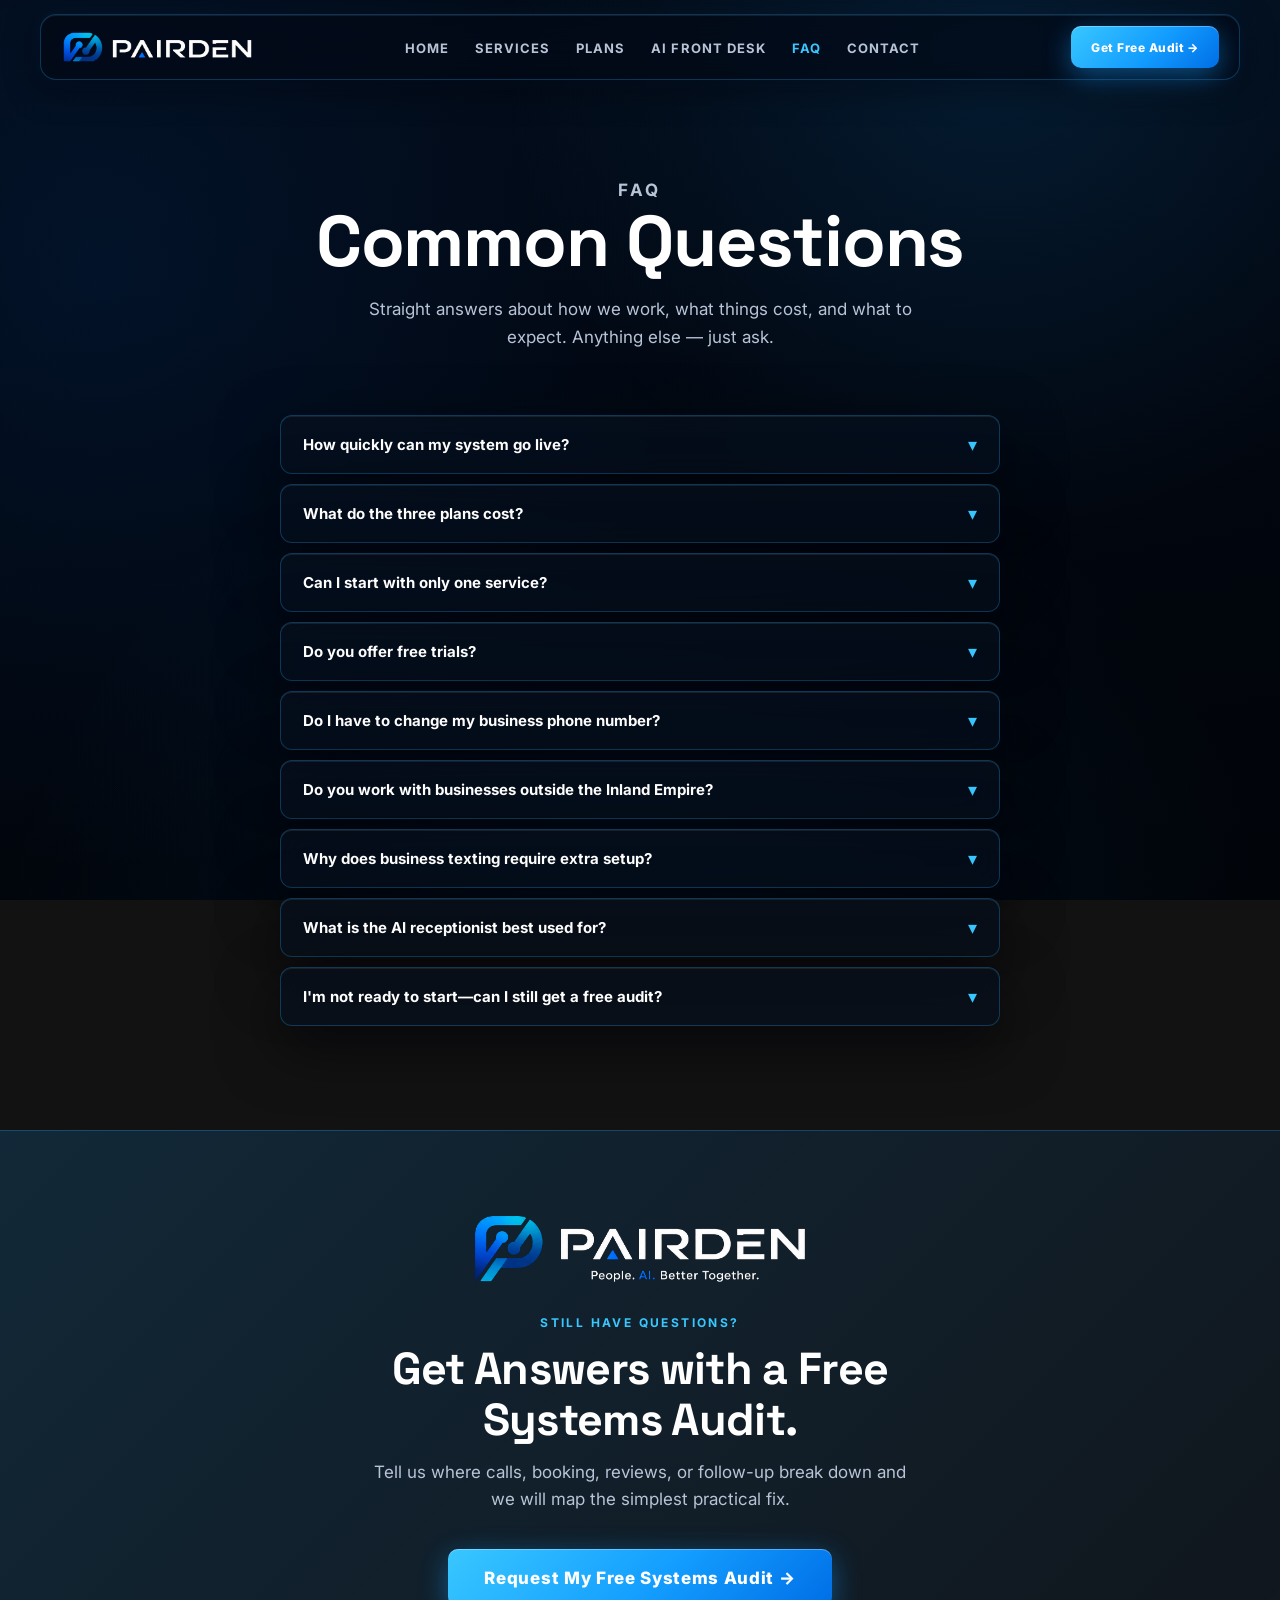
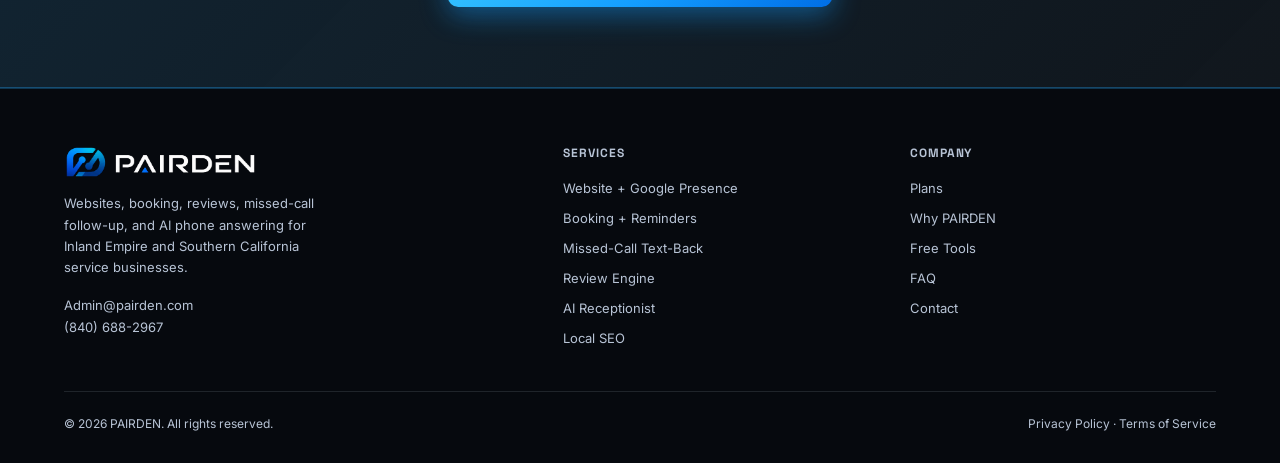
<file: faq.html>
<!doctype html>
<html lang="en">
<head>
  <meta charset="utf-8" />
  <meta name="viewport" content="width=device-width, initial-scale=1" />
  <title>FAQ — PAIRDEN</title>
  <meta name="description" content="Common questions about PAIRDEN packages, pricing, launch timing, trials, SMS setup, and AI receptionist systems for local service businesses." />
  <link rel="icon" type="image/png" href="assets/pairden-icon.png" />
  <meta name="theme-color" content="#020711" />
  <meta property="og:title" content="FAQ — PAIRDEN" />
  <meta property="og:description" content="Straight answers about PAIRDEN's connected lead systems, pricing, timelines, trials, and AI receptionist." />
  <meta property="og:type" content="website" />
  <meta property="og:url" content="https://pairden.com/faq" />
  <meta property="og:image" content="https://pairden.com/assets/pairden-social-card.png" />
  <meta name="twitter:card" content="summary_large_image" />
  <meta name="robots" content="index, follow" />
  <link rel="canonical" href="https://pairden.com/faq" />
  <link rel="preconnect" href="https://fonts.googleapis.com" />
  <link rel="preconnect" href="https://fonts.gstatic.com" crossorigin />
  <link href="https://fonts.googleapis.com/css2?family=Inter:wght@400;500;600;700;800&amp;family=JetBrains+Mono:wght@500;700&amp;family=Space+Grotesk:wght@500;600;700&amp;display=swap" rel="stylesheet" />
  <link rel="stylesheet" href="styles.css" />
  <style>
    .page-head { padding: 160px 0 24px; text-align: center; }
    .page-head p { color: var(--muted); font-size: 17px; line-height: 1.65; margin: 16px auto 0; max-width: 560px; }
    @media (max-width: 600px) { .page-head { padding-top: 130px; } }
  </style>
</head>
<body>
  <!-- ── Navigation ── -->
  <nav class="nav">
    <div class="nav-inner">
      <a href="index.html" class="nav-logo">
        <img src="assets/pairden-wordmark-white.png" alt="PAIRDEN" height="34" />
      </a>
      <ul class="nav-links">
        <li><a href="index.html">Home</a></li>
        <li><a href="index.html#services">Services</a></li>
        <li><a href="index.html#plans">Plans</a></li>
        <li><a href="frontdesk.html">AI Front Desk</a></li>
        <li><a href="faq.html" aria-current="page">FAQ</a></li>
        <li><a href="index.html#contact">Contact</a></li>
      </ul>
      <a href="index.html#contact" class="btn-primary nav-cta">Get Free Audit →</a>
      <button class="nav-hamburger" id="navHamburger" aria-label="Open menu" aria-expanded="false" aria-controls="navMobileMenu">
        <span></span><span></span><span></span>
      </button>
    </div>
  </nav>
  <div class="nav-mobile-menu" id="navMobileMenu">
    <ul>
        <li><a href="index.html">Home</a></li>
        <li><a href="index.html#services">Services</a></li>
        <li><a href="index.html#plans">Plans</a></li>
        <li><a href="frontdesk.html">AI Front Desk</a></li>
        <li><a href="faq.html">FAQ</a></li>
        <li><a href="index.html#contact">Contact</a></li>
    </ul>
    <a href="index.html#contact" class="btn-primary">Get Free Audit →</a>
  </div>

  <!-- ── FAQ ── -->
  <header class="page-head">
    <div class="container">
      <p class="eyebrow reveal">FAQ</p>
      <h1 class="reveal">Common Questions</h1>
      <p class="reveal reveal-d1">Straight answers about how we work, what things cost, and what to expect. Anything else — just ask.</p>
    </div>
  </header>

  <section class="section-pad" style="padding-top:40px">
    <div class="container">
      <div class="faq-list">
        <div class="faq-item glass-card reveal">
          <button class="faq-q">How quickly can my system go live? <span class="faq-chevron">▾</span></button>
          <div class="faq-a">Online Foundation typically targets 48–72 hours once intake is complete. Growth Engine usually takes 5–7 days, with SMS features switching on after carrier registration is approved. AI Front Office generally takes 7–14 days because the phone agent, booking rules, and live-call QA need deeper testing.</div>
        </div>
        <div class="faq-item glass-card reveal">
          <button class="faq-q">What do the three plans cost? <span class="faq-chevron">▾</span></button>
          <div class="faq-a">Online Foundation is $147 per month with $250 setup. Growth Engine is $397 per month with $500 setup. AI Front Office is $997 per month with $997 setup. Setup is waived with the qualifying 6-month plan for Foundation or Growth, or a 12-month plan for AI Front Office.</div>
        </div>
        <div class="faq-item glass-card reveal">
          <button class="faq-q">Can I start with only one service? <span class="faq-chevron">▾</span></button>
          <div class="faq-a">Yes. Missed-call text-back, review automation, booking and reminders, websites, local SEO, website chat, and AI receptionist coverage are available individually. The three plans are priced to be the better value when several pieces need to work together.</div>
        </div>
        <div class="faq-item glass-card reveal">
          <button class="faq-q">Do you offer free trials? <span class="faq-chevron">▾</span></button>
          <div class="faq-a">Select services can prove themselves quickly and may include a 30-day trial: missed-call text-back, the review engine, and AI website chat. Receptionist service starts with the live demo, followed by a capped 14-day trial when appropriate. Websites, booking builds, and local SEO are not trial services.</div>
        </div>
        <div class="faq-item glass-card reveal">
          <button class="faq-q">Do I have to change my business phone number? <span class="faq-chevron">▾</span></button>
          <div class="faq-a">Usually not. Conditional call forwarding can route unanswered, after-hours, or busy-line calls to the PAIRDEN receptionist while your existing business number and normal answering habits stay in place. A dedicated tracking number is also available when that fits better.</div>
        </div>
        <div class="faq-item glass-card reveal">
          <button class="faq-q">Do you work with businesses outside the Inland Empire? <span class="faq-chevron">▾</span></button>
          <div class="faq-a">Our focus is the Inland Empire and Southern California, where we understand the local-service market and can provide hands-on support. Most of the connected systems can work elsewhere, so businesses outside the area are considered case by case.</div>
        </div>
        <div class="faq-item glass-card reveal">
          <button class="faq-q">Why does business texting require extra setup? <span class="faq-chevron">▾</span></button>
          <div class="faq-a">Business SMS carriers require registration before automated reminders, missed-call texts, or review requests can send reliably. PAIRDEN submits that registration early in onboarding. The website and booking system can go live while approval is pending, and SMS workflows switch on after approval.</div>
        </div>
        <div class="faq-item glass-card reveal">
          <button class="faq-q">What is the AI receptionist best used for? <span class="faq-chevron">▾</span></button>
          <div class="faq-a">It works best for local businesses where a missed call can quickly become a lost job: restoration, plumbing, HVAC, roofing, hauling, repair, detailing, and appointment-based operations. Use it for after-hours coverage, overflow, or every inbound call. You can <a href="frontdesk.html">call the live demo here</a>.</div>
        </div>
        <div class="faq-item glass-card reveal">
          <button class="faq-q">I'm not ready to start—can I still get a free audit? <span class="faq-chevron">▾</span></button>
          <div class="faq-a">Yes. The free systems audit identifies where calls, booking, reviews, or follow-up currently leak. You will get the clearest practical next step without an obligation to purchase a plan.</div>
        </div>
      </div>
    </div>
  </section>

  <!-- ── CTA Band ── -->
  <section class="cta-band">
    <div class="container">
      <img src="assets/pairden-lockup-white.png" alt="PAIRDEN — People. AI. Better Together." class="cta-wordmark reveal" />
      <p class="eyebrow reveal" style="text-align:center">Still have questions?</p>
      <h2 class="reveal">Get Answers with a Free<br>Systems Audit.</h2>
      <p class="reveal reveal-d1">Tell us where calls, booking, reviews, or follow-up break down and we will map the simplest practical fix.</p>
      <div class="cta-actions reveal reveal-d2">
        <a href="index.html#contact" class="btn-primary" style="font-size:17px;min-height:58px;padding:0 36px">
          Request My Free Systems Audit →
        </a>
      </div>
    </div>
  </section>

  <!-- ── Footer ── -->
  <footer>
    <div class="container">
      <div class="footer-grid">
        <div class="footer-brand">
          <img src="assets/pairden-wordmark-white.png" alt="PAIRDEN" class="footer-wordmark" />
          <p>Websites, booking, reviews, missed-call follow-up, and AI phone answering for Inland Empire and Southern California service businesses.</p>
          <div class="footer-contact">
            <a href="mailto:Admin@pairden.com">Admin@pairden.com</a>
            <a href="tel:+18406882967">(840) 688-2967</a>
          </div>
        </div>
        <div class="footer-col">
          <h4>Services</h4>
          <ul>
            <li><a href="index.html#services">Website + Google Presence</a></li>
            <li><a href="index.html#services">Booking + Reminders</a></li>
            <li><a href="index.html#services">Missed-Call Text-Back</a></li>
            <li><a href="index.html#services">Review Engine</a></li>
            <li><a href="frontdesk.html">AI Receptionist</a></li>
            <li><a href="index.html#services">Local SEO</a></li>
          </ul>
        </div>
        <div class="footer-col">
          <h4>Company</h4>
          <ul>
            <li><a href="index.html#plans">Plans</a></li>
            <li><a href="index.html#about">Why PAIRDEN</a></li>
            <li><a href="tools.html">Free Tools</a></li>
            <li><a href="faq.html">FAQ</a></li>
            <li><a href="index.html#contact">Contact</a></li>
          </ul>
        </div>
      </div>
      <div class="footer-bottom">
        <span>© 2026 PAIRDEN. All rights reserved.</span>
        <span><a href="privacy.html">Privacy Policy</a> · <a href="terms.html">Terms of Service</a></span>
      </div>
    </div>
  </footer>

  <button class="scroll-top-btn" id="scrollTopBtn" aria-label="Back to top" title="Back to top">↑</button>
  <script src="site.js" defer></script>
</body>
</html>
</file>
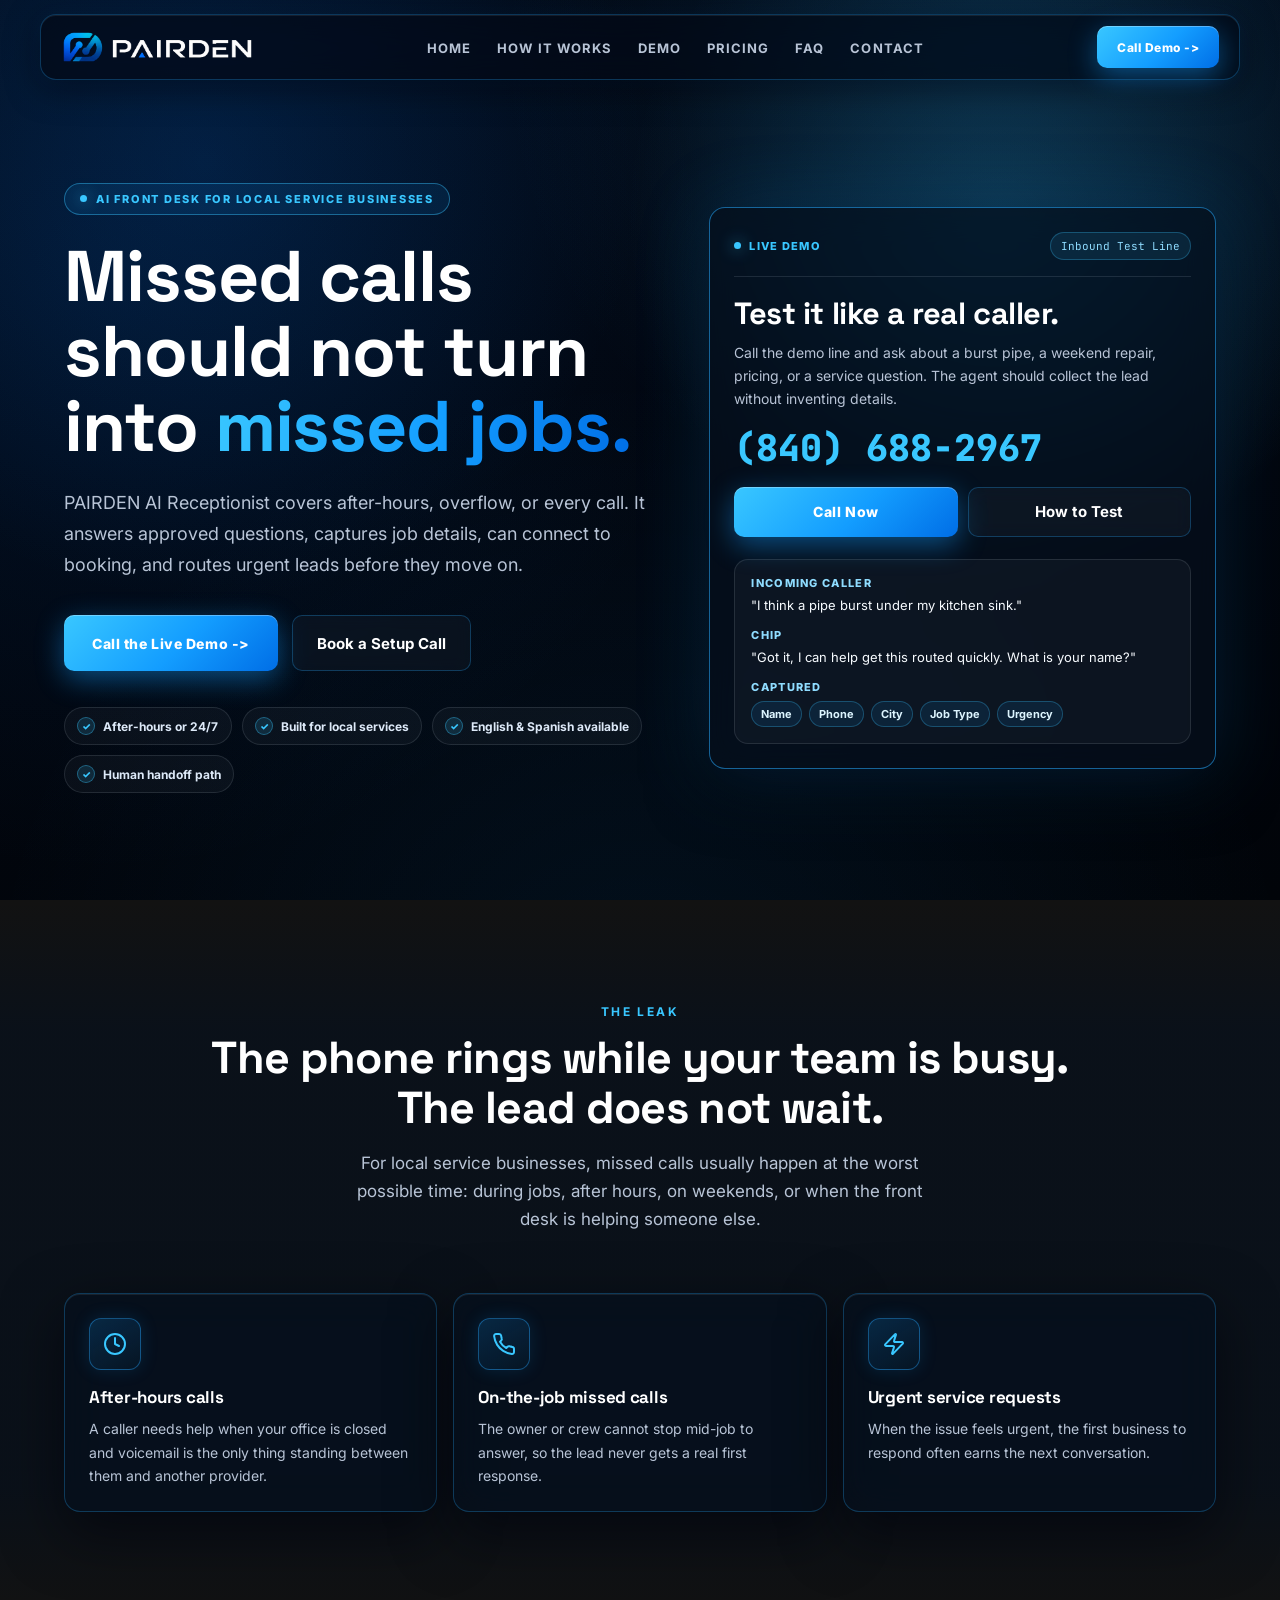
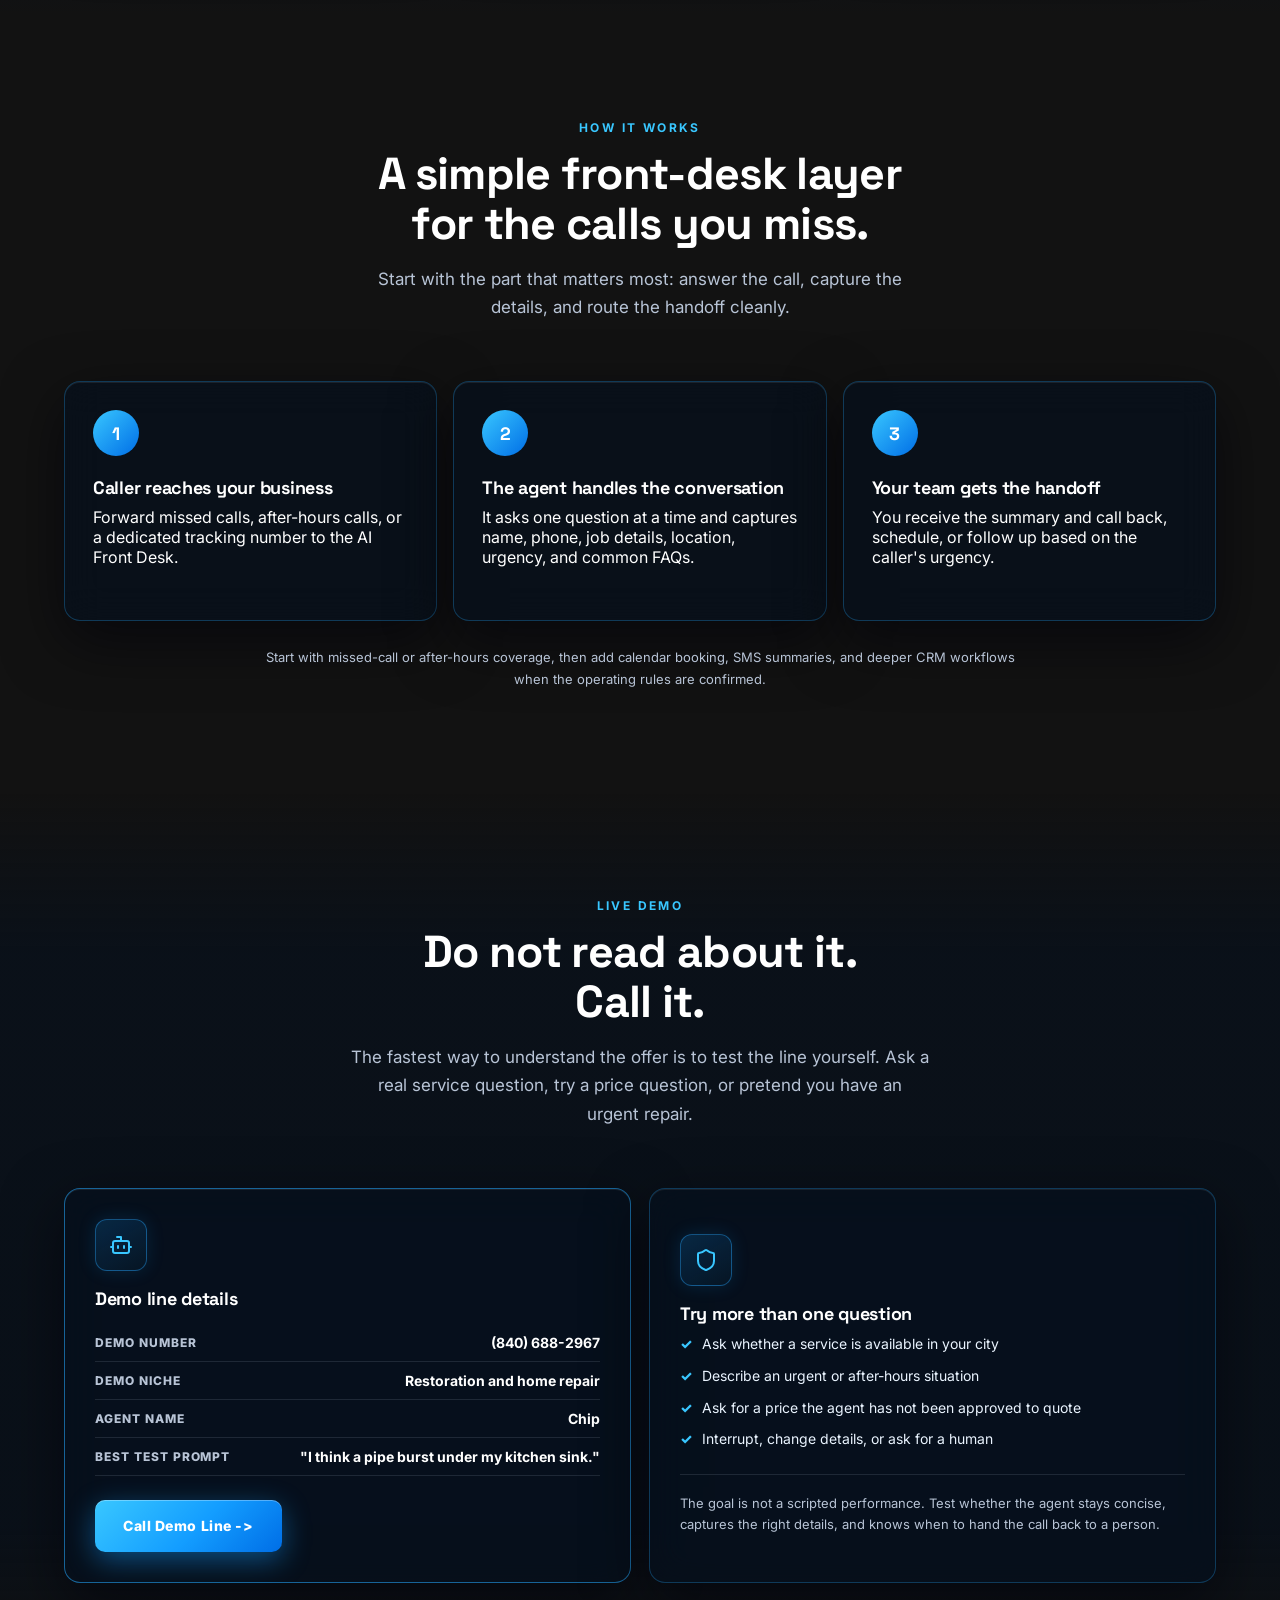
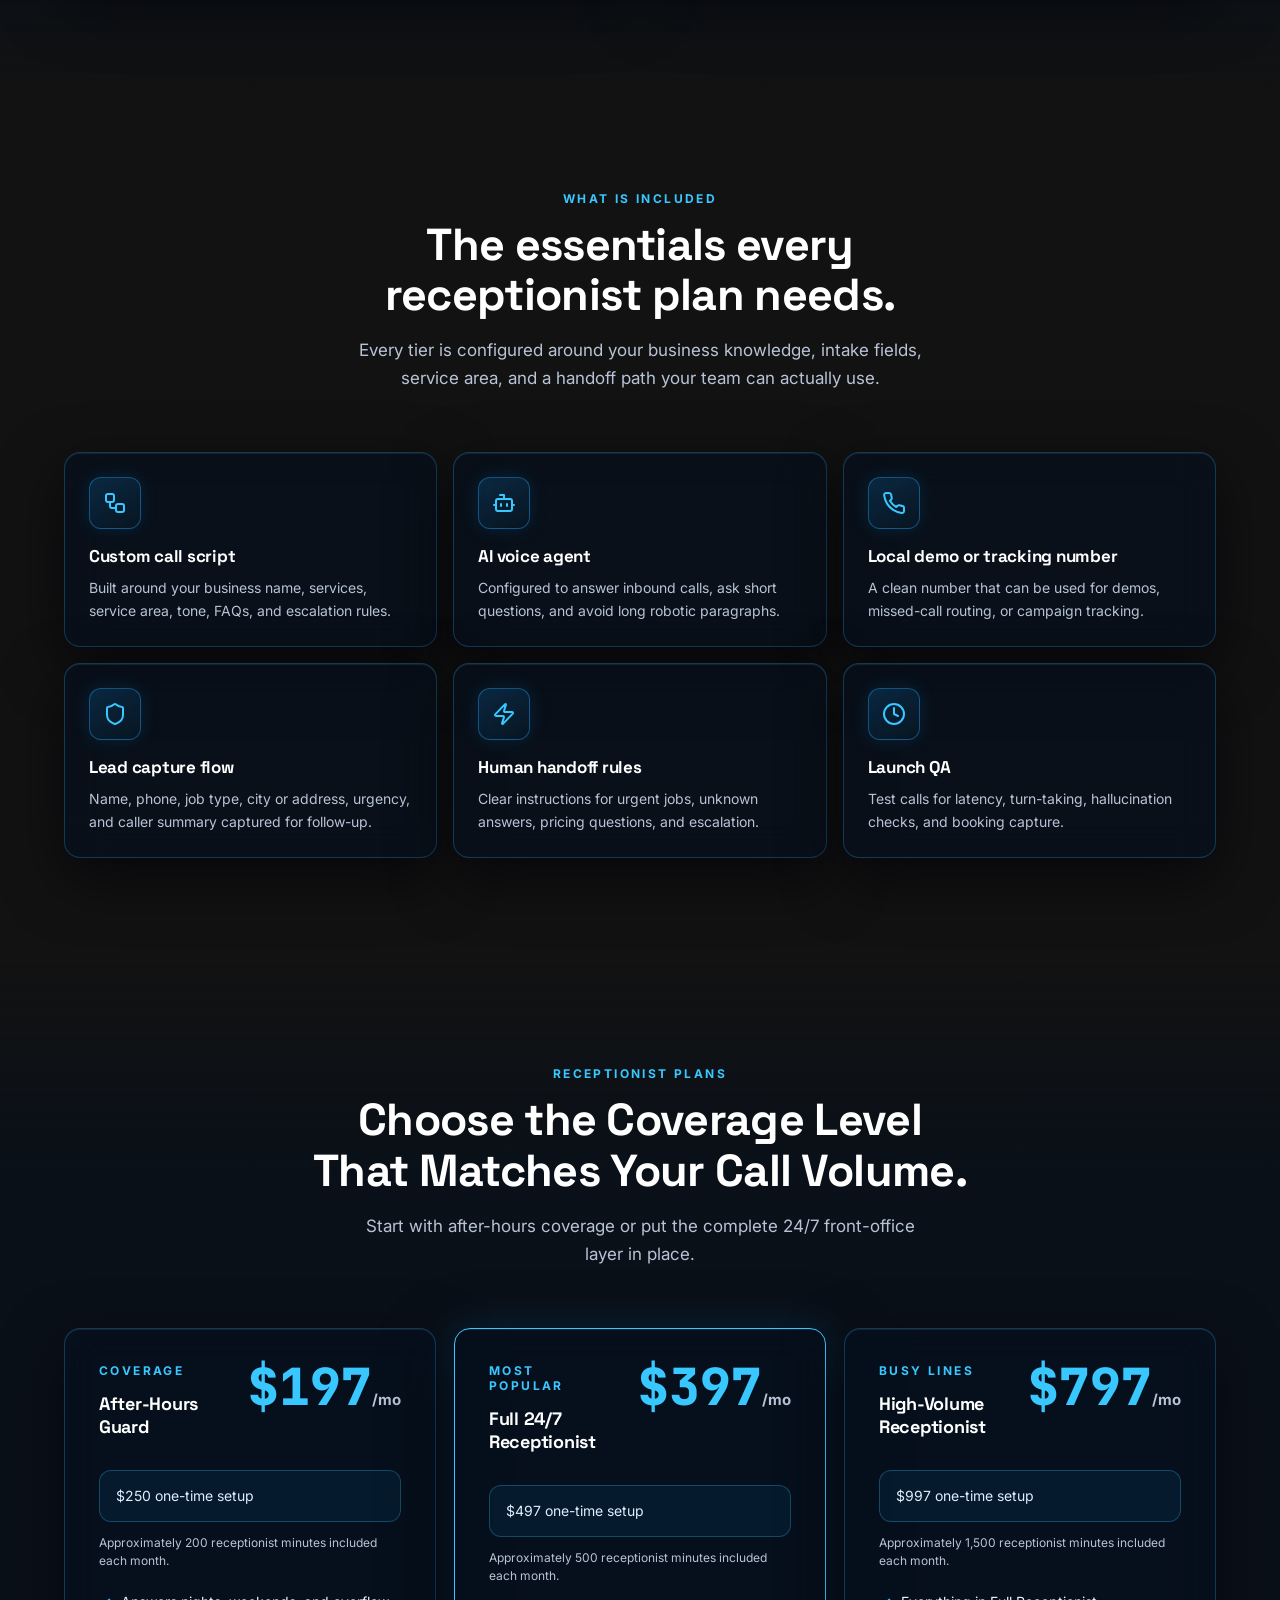
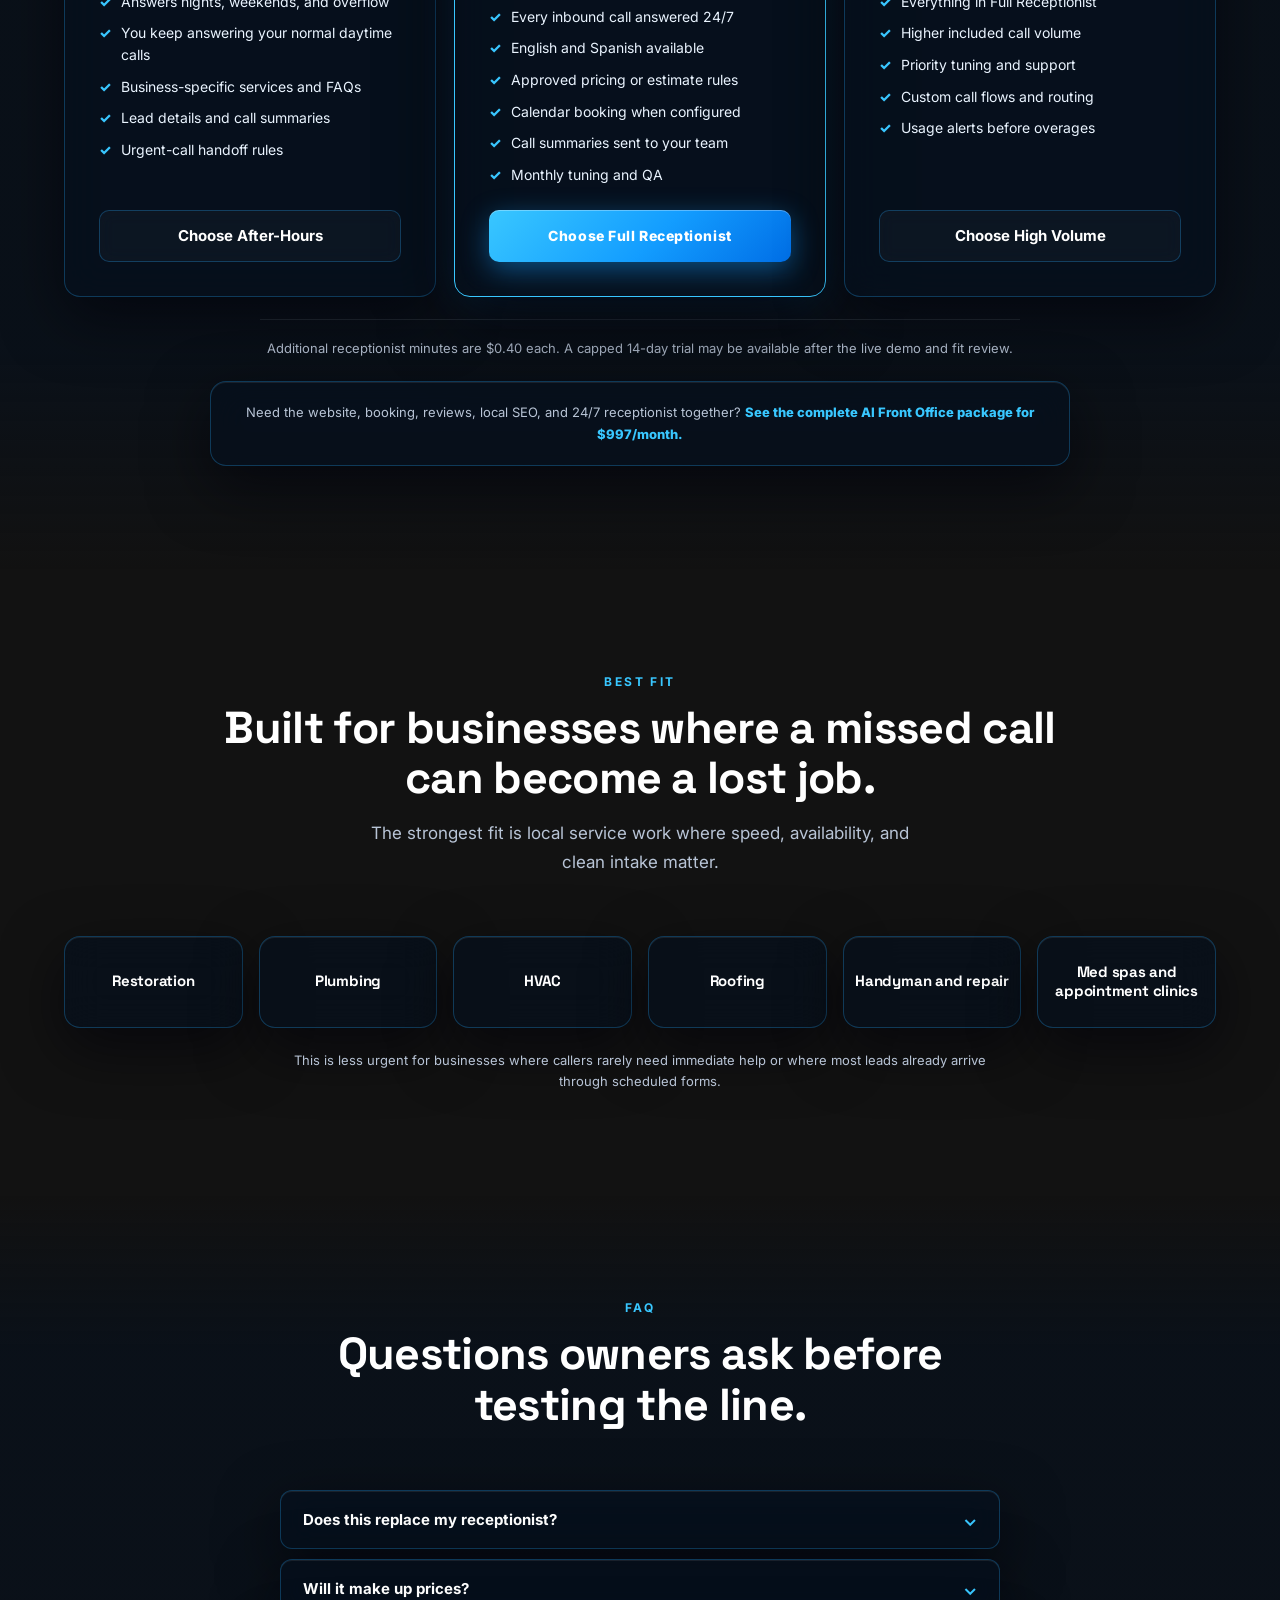
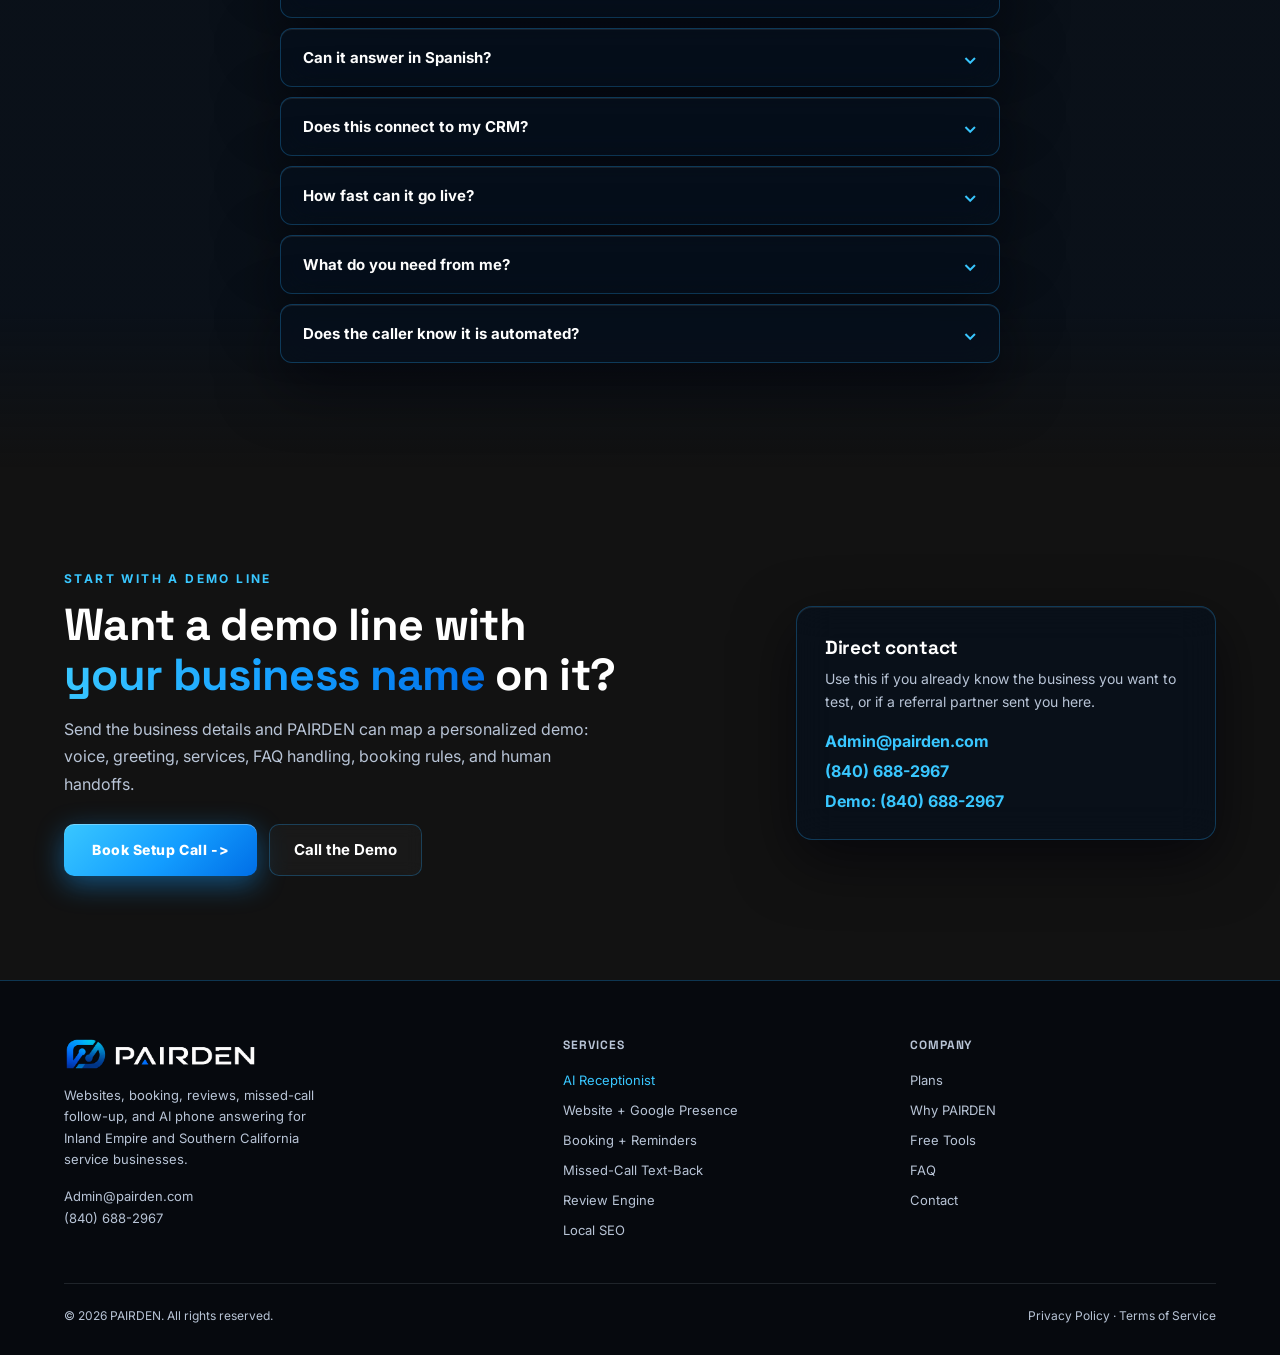
<file: frontdesk.html>
<!doctype html>
<html lang="en">
<head>
  <meta charset="utf-8" />
  <meta name="viewport" content="width=device-width, initial-scale=1" />
  <title>AI Front Desk for Local Service Businesses | PAIRDEN</title>
  <meta name="description" content="A 24/7 AI receptionist for local service businesses that answers missed calls, captures job details, handles common questions, and helps route urgent leads." />
  <link rel="icon" type="image/png" href="assets/pairden-icon.png" />
  <meta name="theme-color" content="#020711" />
  <link rel="canonical" href="https://pairden.com/frontdesk" />
  <meta property="og:title" content="AI Front Desk for Local Service Businesses | PAIRDEN" />
  <meta property="og:description" content="Call the demo line and hear an AI receptionist capture a real local-service lead." />
  <meta property="og:type" content="website" />
  <meta property="og:url" content="https://pairden.com/frontdesk" />
  <meta property="og:image" content="https://pairden.com/assets/pairden-social-card.png" />
  <meta property="og:image:width" content="1200" />
  <meta property="og:image:height" content="630" />
  <meta name="twitter:card" content="summary_large_image" />
  <meta name="twitter:title" content="AI Front Desk for Local Service Businesses | PAIRDEN" />
  <meta name="twitter:description" content="A 24/7 AI receptionist that helps local service businesses answer missed calls and capture job details." />
  <meta name="twitter:image" content="https://pairden.com/assets/pairden-social-card.png" />
  <meta name="robots" content="index, follow" />
  <script type="application/ld+json">
  {
    "@context": "https://schema.org",
    "@type": "Service",
    "name": "PAIRDEN AI Receptionist",
    "provider": { "@type": "Organization", "name": "PAIRDEN", "url": "https://pairden.com/" },
    "areaServed": ["Inland Empire", "Southern California"],
    "serviceType": "AI receptionist and missed-call coverage for local service businesses",
    "url": "https://pairden.com/frontdesk"
  }
  </script>
  <link rel="preconnect" href="https://fonts.googleapis.com" />
  <link rel="preconnect" href="https://fonts.gstatic.com" crossorigin />
  <link href="https://fonts.googleapis.com/css2?family=Inter:wght@400;500;600;700;800&amp;family=JetBrains+Mono:wght@500;700&amp;family=Space+Grotesk:wght@500;600;700&amp;display=swap" rel="stylesheet" />
  <link rel="stylesheet" href="styles.css" />
  <style>
    .frontdesk-hero {
      align-items: center;
      display: flex;
      min-height: 100vh;
      overflow: hidden;
      padding: 148px 0 72px;
    }
    .frontdesk-hero::before {
      background:
        radial-gradient(600px circle at 78% 24%, rgba(57,199,255,0.18), transparent 62%),
        radial-gradient(760px circle at 16% 18%, rgba(0,110,230,0.16), transparent 58%);
      content: "";
      inset: 0;
      pointer-events: none;
      position: absolute;
    }
    .frontdesk-hero-grid {
      align-items: center;
      display: grid;
      gap: 56px;
      grid-template-columns: minmax(0, 1fr) minmax(360px, 0.86fr);
      position: relative;
      z-index: 1;
    }
    .frontdesk-badge {
      align-items: center;
      background: rgba(19,157,255,0.1);
      border: 1px solid rgba(57,199,255,0.42);
      border-radius: 999px;
      color: var(--accent-bright);
      display: inline-flex;
      font-size: 11px;
      font-weight: 800;
      gap: 9px;
      letter-spacing: 0.16em;
      margin-bottom: 24px;
      padding: 8px 15px;
      text-transform: uppercase;
    }
    .signal-dot {
      animation: blink 2s ease-in-out infinite;
      background: var(--accent-bright);
      border-radius: 50%;
      box-shadow: 0 0 16px rgba(57,199,255,0.8);
      flex: 0 0 7px;
      height: 7px;
      width: 7px;
    }
    .frontdesk-hero h1 {
      max-width: 780px;
    }
    .frontdesk-sub {
      color: var(--muted);
      font-size: 18px;
      line-height: 1.72;
      margin: 24px 0 34px;
      max-width: 610px;
    }
    .frontdesk-actions {
      align-items: center;
      display: flex;
      flex-wrap: wrap;
      gap: 14px;
    }
    .frontdesk-actions .btn-primary,
    .frontdesk-actions .btn-ghost {
      min-height: 56px;
    }
    .trust-strip {
      display: flex;
      flex-wrap: wrap;
      gap: 10px;
      margin-top: 36px;
      max-width: 720px;
    }
    .trust-chip {
      align-items: center;
      background: rgba(255,255,255,0.035);
      border: 1px solid var(--line);
      border-radius: 999px;
      color: #DDE9F8;
      display: flex;
      font-size: 12px;
      font-weight: 700;
      gap: 8px;
      min-height: 38px;
      min-width: 168px;
      padding: 8px 12px;
    }
    .trust-chip span {
      align-items: center;
      background: rgba(57,199,255,0.14);
      border: 1px solid rgba(57,199,255,0.38);
      border-radius: 50%;
      color: var(--accent-bright);
      display: inline-flex;
      flex: 0 0 18px;
      font-size: 10px;
      font-weight: 800;
      height: 18px;
      justify-content: center;
      width: 18px;
    }
    .demo-call-card {
      border-color: var(--glass-border-hi);
      padding: 24px;
      position: relative;
      box-shadow: 0 0 76px rgba(19,157,255,0.18), var(--shadow);
    }
    .demo-call-top {
      align-items: center;
      border-bottom: 1px solid var(--line);
      display: flex;
      gap: 12px;
      justify-content: space-between;
      margin-bottom: 20px;
      padding-bottom: 16px;
    }
    .demo-call-status {
      align-items: center;
      color: var(--accent-bright);
      display: inline-flex;
      font-size: 11px;
      font-weight: 800;
      gap: 8px;
      letter-spacing: 0.12em;
      text-transform: uppercase;
    }
    .demo-call-pill {
      background: rgba(57,199,255,0.1);
      border: 1px solid rgba(57,199,255,0.28);
      border-radius: 999px;
      color: var(--accent-pale);
      font-family: var(--font-mono);
      font-size: 11px;
      padding: 6px 10px;
    }
    .demo-call-card h2 {
      font-size: clamp(1.5rem, 2.4vw, 2.1rem);
      margin-bottom: 10px;
    }
    .demo-call-card p {
      color: var(--muted);
      font-size: 14px;
      line-height: 1.65;
    }
    .demo-number {
      color: var(--accent-bright);
      display: block;
      font-family: var(--font-mono);
      font-size: clamp(1.55rem, 3vw, 2.3rem);
      font-weight: 800;
      letter-spacing: 0;
      line-height: 1.1;
      margin: 18px 0;
      overflow-wrap: anywhere;
    }
    .demo-card-actions {
      display: grid;
      gap: 10px;
      grid-template-columns: 1fr 1fr;
      margin: 18px 0 22px;
    }
    .demo-card-actions .btn-primary,
    .demo-card-actions .btn-ghost {
      min-height: 50px;
      padding: 0 16px;
      text-align: center;
    }
    .call-transcript {
      background: rgba(255,255,255,0.035);
      border: 1px solid var(--line);
      border-radius: 14px;
      display: grid;
      gap: 13px;
      margin-top: 20px;
      padding: 16px;
    }
    .transcript-line {
      display: grid;
      gap: 5px;
    }
    .transcript-label {
      color: var(--accent-pale);
      font-size: 11px;
      font-weight: 800;
      letter-spacing: 0.12em;
      text-transform: uppercase;
    }
    .transcript-line p {
      color: #F7FBFF;
      font-size: 13px;
      line-height: 1.55;
    }
    .capture-row {
      display: flex;
      flex-wrap: wrap;
      gap: 7px;
      margin-top: 2px;
    }
    .capture-row span {
      background: rgba(19,157,255,0.1);
      border: 1px solid rgba(57,199,255,0.28);
      border-radius: 999px;
      color: #DDF5FF;
      font-size: 11px;
      font-weight: 700;
      padding: 5px 9px;
    }
    .problem-grid,
    .include-grid,
    .fit-grid {
      display: grid;
      gap: 16px;
    }
    .problem-grid {
      grid-template-columns: repeat(3, 1fr);
    }
    .include-grid {
      grid-template-columns: repeat(3, 1fr);
    }
    .fit-grid {
      grid-template-columns: repeat(6, 1fr);
    }
    .front-card {
      padding: 24px;
    }
    .front-card h3 {
      font-size: 17px;
      margin-bottom: 9px;
    }
    .front-card p {
      color: var(--muted);
      font-size: 14px;
      line-height: 1.65;
    }
    .workflow-steps {
      counter-reset: step;
      display: grid;
      gap: 16px;
      grid-template-columns: repeat(3, 1fr);
    }
    .workflow-step {
      min-height: 240px;
      padding: 28px;
      position: relative;
    }
    .workflow-step::before {
      align-items: center;
      background: linear-gradient(135deg, var(--accent-bright), var(--accent-deep));
      border-radius: 50%;
      color: #fff;
      content: counter(step);
      counter-increment: step;
      display: flex;
      font-family: var(--font-head);
      font-size: 18px;
      font-weight: 800;
      height: 46px;
      justify-content: center;
      margin-bottom: 20px;
      width: 46px;
    }
    .phase-note {
      color: var(--muted);
      font-size: 13px;
      line-height: 1.65;
      margin: 26px auto 0;
      max-width: 780px;
      text-align: center;
    }
    .demo-proof-grid {
      align-items: stretch;
      display: grid;
      gap: 18px;
      grid-template-columns: 1fr 1fr;
    }
    .demo-test-card {
      border-color: var(--glass-border-hi);
      padding: 30px;
    }
    .demo-facts {
      display: grid;
      gap: 10px;
      margin: 24px 0;
    }
    .demo-facts div {
      align-items: center;
      border-bottom: 1px solid var(--line);
      display: flex;
      gap: 16px;
      justify-content: space-between;
      padding-bottom: 10px;
    }
    .demo-facts span {
      color: var(--muted);
      font-size: 12px;
      font-weight: 800;
      letter-spacing: 0.08em;
      text-transform: uppercase;
    }
    .demo-facts strong {
      color: var(--text);
      font-size: 14px;
      text-align: right;
    }
    .demo-guide-card {
      align-content: center;
      min-height: 100%;
      padding: 30px;
    }
    .receptionist-pricing-grid {
      display: grid;
      gap: 18px;
      grid-template-columns: repeat(3, 1fr);
    }
    .pricing-single {
      display: flex;
      flex-direction: column;
      padding: 34px;
    }
    .pricing-single.featured {
      border-color: var(--accent-bright);
      box-shadow: 0 24px 70px rgba(0,2,8,0.68), 0 0 38px rgba(19,157,255,0.2), inset 0 1px 0 var(--highlight);
    }
    .pricing-head {
      align-items: start;
      display: flex;
      gap: 24px;
      justify-content: space-between;
      margin-bottom: 24px;
    }
    .price {
      color: var(--accent-bright);
      font-family: var(--font-mono);
      font-size: clamp(2rem, 4vw, 3.25rem);
      font-weight: 800;
      line-height: 0.95;
      white-space: nowrap;
    }
    .price small {
      color: var(--muted);
      font-family: var(--font-body);
      font-size: 15px;
      font-weight: 700;
    }
    .setup-note {
      background: rgba(19,157,255,0.08);
      border: 1px solid rgba(57,199,255,0.28);
      border-radius: 12px;
      color: #DDEFFF;
      font-size: 14px;
      line-height: 1.55;
      margin-bottom: 22px;
      padding: 14px 16px;
    }
    .feature-list {
      display: grid;
      gap: 10px;
      list-style: none;
      margin: 0 0 24px;
    }
    .feature-list li {
      align-items: flex-start;
      color: #EAF4FF;
      display: flex;
      font-size: 14px;
      gap: 10px;
      line-height: 1.55;
    }
    .feature-list li::before {
      color: var(--accent-bright);
      content: "✓";
      flex: 0 0 auto;
      font-weight: 800;
    }
    .pricing-single .btn-primary,
    .pricing-single .btn-ghost { margin-top: auto; width: 100%; }
    .plan-limit { color: var(--muted); font-size: 12px; line-height: 1.55; margin: -10px 0 20px; }
    .full-office-callout { margin: 22px auto 0; max-width: 860px; padding: 20px 24px; text-align: center; }
    .full-office-callout p { color: var(--muted); font-size: 13px; line-height: 1.65; }
    .full-office-callout a { color: var(--accent-bright); font-weight: 800; }
    .usage-note {
      border-top: 1px solid var(--line);
      color: var(--muted);
      font-size: 13px;
      line-height: 1.65;
      margin-top: 10px;
      padding-top: 18px;
    }
    .fit-card {
      align-items: center;
      display: flex;
      justify-content: center;
      min-height: 92px;
      padding: 18px 10px;
      text-align: center;
    }
    .fit-card h3 {
      font-size: 15px;
      line-height: 1.25;
      margin: 0;
    }
    .weak-fit-note {
      color: var(--muted);
      font-size: 13px;
      line-height: 1.65;
      margin: 22px auto 0;
      max-width: 720px;
      text-align: center;
    }
    .book-wrap {
      align-items: center;
      display: grid;
      gap: 36px;
      grid-template-columns: 1fr minmax(300px, 420px);
    }
    .book-copy p:not(.eyebrow) {
      color: var(--muted);
      font-size: 16px;
      line-height: 1.7;
      margin: 16px 0 26px;
      max-width: 560px;
    }
    .book-actions {
      display: flex;
      flex-wrap: wrap;
      gap: 12px;
    }
    .contact-panel {
      padding: 28px;
    }
    .contact-panel h3 {
      font-size: 19px;
      margin-bottom: 8px;
    }
    .contact-panel p {
      color: var(--muted);
      font-size: 14px;
      line-height: 1.6;
      margin-bottom: 18px;
    }
    .contact-links {
      display: grid;
      gap: 10px;
    }
    .contact-links a {
      color: var(--accent-bright);
      font-weight: 700;
      overflow-wrap: anywhere;
    }
    .contact-links a:hover {
      text-decoration: underline;
    }
    .footer-col .current-service {
      color: var(--accent-bright);
    }

    @media (max-width: 1100px) {
      .frontdesk-hero-grid {
        gap: 34px;
        grid-template-columns: 1fr;
      }
      .demo-call-card {
        max-width: 760px;
      }
      .fit-grid {
        grid-template-columns: repeat(3, 1fr);
      }
    }
    @media (max-width: 900px) {
      .frontdesk-hero {
        min-height: auto;
        padding: 132px 0 58px;
      }
      .problem-grid,
      .workflow-steps,
      .include-grid,
      .demo-proof-grid,
      .book-wrap {
        grid-template-columns: 1fr;
      }
      .workflow-step {
        min-height: auto;
      }
      .pricing-head {
        display: grid;
        gap: 14px;
      }
      .receptionist-pricing-grid { grid-template-columns: 1fr; }
      .pricing-single { margin: 0 auto; max-width: 620px; width: 100%; }
      .price {
        white-space: normal;
      }
    }
    @media (max-width: 600px) {
      .frontdesk-hero {
        padding: 104px 0 44px;
      }
      .frontdesk-hero h1 {
        font-size: clamp(2.05rem, 10vw, 2.5rem);
      }
      .frontdesk-sub {
        font-size: 16px;
        line-height: 1.58;
        margin: 18px 0 24px;
      }
      .trust-strip {
        gap: 8px;
        margin-top: 24px;
      }
      .trust-chip {
        flex: 1 1 calc(50% - 4px);
        font-size: 11px;
        min-width: 0;
        padding: 8px 9px;
        white-space: normal;
      }
      .frontdesk-actions,
      .book-actions {
        flex-direction: column;
        align-items: stretch;
      }
      .frontdesk-actions .btn-primary,
      .frontdesk-actions .btn-ghost,
      .book-actions .btn-primary,
      .book-actions .btn-ghost {
        width: 100%;
      }
      .demo-call-card,
      .front-card,
      .workflow-step,
      .demo-test-card,
      .demo-guide-card,
      .pricing-single,
      .contact-panel {
        padding: 20px 16px;
      }
      .demo-card-actions {
        grid-template-columns: 1fr;
      }
      .demo-facts div {
        align-items: flex-start;
        display: grid;
        gap: 4px;
      }
      .demo-facts strong {
        text-align: left;
      }
      .fit-grid {
        grid-template-columns: 1fr 1fr;
      }
      .frontdesk-badge {
        font-size: 9px;
        padding: 7px 11px;
      }
    }
    @media (max-width: 390px) {
      .fit-grid {
        grid-template-columns: 1fr;
      }
      .trust-chip {
        white-space: normal;
      }
    }
  </style>
</head>
<body>
  <svg xmlns="http://www.w3.org/2000/svg" style="display:none">
    <symbol id="i-phone" viewBox="0 0 24 24" fill="none" stroke="currentColor" stroke-width="2" stroke-linecap="round" stroke-linejoin="round"><path d="M22 16.92v3a2 2 0 0 1-2.18 2 19.79 19.79 0 0 1-8.63-3.07 19.5 19.5 0 0 1-6-6A19.79 19.79 0 0 1 2.12 4.2 2 2 0 0 1 4.11 2h3a2 2 0 0 1 2 1.72c.12.9.32 1.77.59 2.61a2 2 0 0 1-.45 2.11L8 9.69a16 16 0 0 0 6.31 6.31l1.25-1.25a2 2 0 0 1 2.11-.45c.84.27 1.71.47 2.61.59A2 2 0 0 1 22 16.92Z"/></symbol>
    <symbol id="i-bot" viewBox="0 0 24 24" fill="none" stroke="currentColor" stroke-width="2" stroke-linecap="round" stroke-linejoin="round"><path d="M12 8V4H8"/><rect width="16" height="12" x="4" y="8" rx="2"/><path d="M2 14h2"/><path d="M20 14h2"/><path d="M15 13v2"/><path d="M9 13v2"/></symbol>
    <symbol id="i-workflow" viewBox="0 0 24 24" fill="none" stroke="currentColor" stroke-width="2" stroke-linecap="round" stroke-linejoin="round"><rect width="8" height="8" x="3" y="3" rx="2"/><path d="M7 11v4a2 2 0 0 0 2 2h4"/><rect width="8" height="8" x="13" y="13" rx="2"/></symbol>
    <symbol id="i-zap" viewBox="0 0 24 24" fill="none" stroke="currentColor" stroke-width="2" stroke-linecap="round" stroke-linejoin="round"><path d="M4 14a1 1 0 0 1-.78-1.63l9.9-10.2a.5.5 0 0 1 .86.46l-1.92 6.02A1 1 0 0 0 13 10h7a1 1 0 0 1 .78 1.63l-9.9 10.2a.5.5 0 0 1-.86-.46l1.92-6.02A1 1 0 0 0 11 14z"/></symbol>
    <symbol id="i-shield" viewBox="0 0 24 24" fill="none" stroke="currentColor" stroke-width="2" stroke-linecap="round" stroke-linejoin="round"><path d="M20 13c0 5-3.5 7.5-7.66 8.95a1 1 0 0 1-.68 0C7.5 20.5 4 18 4 13V6a1 1 0 0 1 1-1c2 0 4.5-1.2 6.24-2.72a1.17 1.17 0 0 1 1.52 0C14.5 3.8 17 5 19 5a1 1 0 0 1 1 1Z"/></symbol>
    <symbol id="i-clock" viewBox="0 0 24 24" fill="none" stroke="currentColor" stroke-width="2" stroke-linecap="round" stroke-linejoin="round"><circle cx="12" cy="12" r="10"/><path d="M12 6v6l4 2"/></symbol>
  </svg>

  <nav class="nav">
    <div class="nav-inner">
      <a href="/" class="nav-logo">
        <img src="assets/pairden-wordmark-white.png" alt="PAIRDEN" height="34" />
      </a>
      <ul class="nav-links">
        <li><a href="/">Home</a></li>
        <li><a href="#how-it-works">How It Works</a></li>
        <li><a href="#demo">Demo</a></li>
        <li><a href="#pricing">Pricing</a></li>
        <li><a href="#faq">FAQ</a></li>
        <li><a href="#book">Contact</a></li>
      </ul>
      <a href="tel:+18406882967" class="btn-primary nav-cta">Call Demo -></a>
      <button class="nav-hamburger" id="navHamburger" aria-label="Open menu" aria-expanded="false" aria-controls="navMobileMenu">
        <span></span><span></span><span></span>
      </button>
    </div>
  </nav>

  <div class="nav-mobile-menu" id="navMobileMenu">
    <ul>
      <li><a href="/">Home</a></li>
      <li><a href="#how-it-works">How It Works</a></li>
      <li><a href="#demo">Demo</a></li>
      <li><a href="#pricing">Pricing</a></li>
      <li><a href="#faq">FAQ</a></li>
      <li><a href="#book">Contact</a></li>
    </ul>
    <a href="tel:+18406882967" class="btn-primary">Call Demo -></a>
  </div>

  <main>
    <section class="frontdesk-hero" id="home">
      <div class="container">
        <div class="frontdesk-hero-grid">
          <div>
            <div class="frontdesk-badge reveal">
              <span class="signal-dot"></span>
              AI Front Desk for Local Service Businesses
            </div>
            <h1 class="reveal reveal-d1">Missed calls should not turn into <span class="grad-text">missed jobs.</span></h1>
            <p class="frontdesk-sub reveal reveal-d2">
              PAIRDEN AI Receptionist covers after-hours, overflow, or every call. It answers approved questions, captures job details, can connect to booking, and routes urgent leads before they move on.
            </p>
            <div class="frontdesk-actions reveal reveal-d3">
              <a href="tel:+18406882967" class="btn-primary">Call the Live Demo -></a>
              <a href="https://cal.com/jose-c-upt1mi/axis-setup" class="btn-ghost">Book a Setup Call</a>
            </div>
            <div class="trust-strip reveal reveal-d3">
              <div class="trust-chip"><span>✓</span>After-hours or 24/7</div>
              <div class="trust-chip"><span>✓</span>Built for local services</div>
              <div class="trust-chip"><span>✓</span>English &amp; Spanish available</div>
              <div class="trust-chip"><span>✓</span>Human handoff path</div>
            </div>
          </div>

          <div class="demo-call-card glass-card reveal reveal-d2" id="demo-card">
            <div class="demo-call-top">
              <div class="demo-call-status"><span class="signal-dot"></span>Live Demo</div>
              <div class="demo-call-pill">Inbound Test Line</div>
            </div>
            <h2>Test it like a real caller.</h2>
            <p>Call the demo line and ask about a burst pipe, a weekend repair, pricing, or a service question. The agent should collect the lead without inventing details.</p>
            <a href="tel:+18406882967" class="demo-number">(840) 688-2967</a>
            <div class="demo-card-actions">
              <a href="tel:+18406882967" class="btn-primary">Call Now</a>
              <a href="#demo" class="btn-ghost">How to Test</a>
            </div>
            <div class="call-transcript" aria-label="Example call flow">
              <div class="transcript-line">
                <span class="transcript-label">Incoming caller</span>
                <p>"I think a pipe burst under my kitchen sink."</p>
              </div>
              <div class="transcript-line">
                <span class="transcript-label">Chip</span>
                <p>"Got it, I can help get this routed quickly. What is your name?"</p>
              </div>
              <div class="transcript-line">
                <span class="transcript-label">Captured</span>
                <div class="capture-row">
                  <span>Name</span><span>Phone</span><span>City</span><span>Job Type</span><span>Urgency</span>
                </div>
              </div>
            </div>
          </div>
        </div>
      </div>
    </section>

    <section class="section-pad section-tint" id="problem">
      <div class="container">
        <div class="section-header reveal">
          <p class="eyebrow">The leak</p>
          <h2>The phone rings while your team is busy.<br>The lead does not wait.</h2>
          <p>For local service businesses, missed calls usually happen at the worst possible time: during jobs, after hours, on weekends, or when the front desk is helping someone else.</p>
        </div>
        <div class="problem-grid">
          <article class="front-card glass-card glass-lift reveal">
            <div class="icon-chip"><svg><use href="#i-clock"/></svg></div>
            <h3>After-hours calls</h3>
            <p>A caller needs help when your office is closed and voicemail is the only thing standing between them and another provider.</p>
          </article>
          <article class="front-card glass-card glass-lift reveal reveal-d1">
            <div class="icon-chip"><svg><use href="#i-phone"/></svg></div>
            <h3>On-the-job missed calls</h3>
            <p>The owner or crew cannot stop mid-job to answer, so the lead never gets a real first response.</p>
          </article>
          <article class="front-card glass-card glass-lift reveal reveal-d2">
            <div class="icon-chip"><svg><use href="#i-zap"/></svg></div>
            <h3>Urgent service requests</h3>
            <p>When the issue feels urgent, the first business to respond often earns the next conversation.</p>
          </article>
        </div>
      </div>
    </section>

    <section class="section-pad" id="how-it-works">
      <div class="container">
        <div class="section-header reveal">
          <p class="eyebrow">How it works</p>
          <h2>A simple front-desk layer<br>for the calls you miss.</h2>
          <p>Start with the part that matters most: answer the call, capture the details, and route the handoff cleanly.</p>
        </div>
        <div class="workflow-steps">
          <article class="workflow-step glass-card glass-lift reveal">
            <h3>Caller reaches your business</h3>
            <p>Forward missed calls, after-hours calls, or a dedicated tracking number to the AI Front Desk.</p>
          </article>
          <article class="workflow-step glass-card glass-lift reveal reveal-d1">
            <h3>The agent handles the conversation</h3>
            <p>It asks one question at a time and captures name, phone, job details, location, urgency, and common FAQs.</p>
          </article>
          <article class="workflow-step glass-card glass-lift reveal reveal-d2">
            <h3>Your team gets the handoff</h3>
            <p>You receive the summary and call back, schedule, or follow up based on the caller's urgency.</p>
          </article>
        </div>
        <p class="phase-note reveal">Start with missed-call or after-hours coverage, then add calendar booking, SMS summaries, and deeper CRM workflows when the operating rules are confirmed.</p>
      </div>
    </section>

    <section class="section-pad section-tint" id="demo">
      <div class="container">
        <div class="section-header reveal">
          <p class="eyebrow">Live demo</p>
          <h2>Do not read about it.<br>Call it.</h2>
          <p>The fastest way to understand the offer is to test the line yourself. Ask a real service question, try a price question, or pretend you have an urgent repair.</p>
        </div>
        <div class="demo-proof-grid">
          <article class="demo-test-card glass-card reveal">
            <div class="icon-chip"><svg><use href="#i-bot"/></svg></div>
            <h3>Demo line details</h3>
            <div class="demo-facts">
              <div><span>Demo number</span><strong>(840) 688-2967</strong></div>
              <div><span>Demo niche</span><strong>Restoration and home repair</strong></div>
              <div><span>Agent name</span><strong>Chip</strong></div>
              <div><span>Best test prompt</span><strong>"I think a pipe burst under my kitchen sink."</strong></div>
            </div>
            <a href="tel:+18406882967" class="btn-primary">Call Demo Line -></a>
          </article>

          <article class="demo-guide-card glass-card reveal reveal-d1">
            <div class="icon-chip"><svg><use href="#i-shield"/></svg></div>
            <h3>Try more than one question</h3>
            <ul class="feature-list">
              <li>Ask whether a service is available in your city</li>
              <li>Describe an urgent or after-hours situation</li>
              <li>Ask for a price the agent has not been approved to quote</li>
              <li>Interrupt, change details, or ask for a human</li>
            </ul>
            <p class="usage-note">The goal is not a scripted performance. Test whether the agent stays concise, captures the right details, and knows when to hand the call back to a person.</p>
          </article>
        </div>
      </div>
    </section>

    <section class="section-pad" id="includes">
      <div class="container">
        <div class="section-header reveal">
          <p class="eyebrow">What is included</p>
          <h2>The essentials every<br>receptionist plan needs.</h2>
          <p>Every tier is configured around your business knowledge, intake fields, service area, and a handoff path your team can actually use.</p>
        </div>
        <div class="include-grid">
          <article class="front-card glass-card glass-lift reveal">
            <div class="icon-chip"><svg><use href="#i-workflow"/></svg></div>
            <h3>Custom call script</h3>
            <p>Built around your business name, services, service area, tone, FAQs, and escalation rules.</p>
          </article>
          <article class="front-card glass-card glass-lift reveal reveal-d1">
            <div class="icon-chip"><svg><use href="#i-bot"/></svg></div>
            <h3>AI voice agent</h3>
            <p>Configured to answer inbound calls, ask short questions, and avoid long robotic paragraphs.</p>
          </article>
          <article class="front-card glass-card glass-lift reveal reveal-d2">
            <div class="icon-chip"><svg><use href="#i-phone"/></svg></div>
            <h3>Local demo or tracking number</h3>
            <p>A clean number that can be used for demos, missed-call routing, or campaign tracking.</p>
          </article>
          <article class="front-card glass-card glass-lift reveal">
            <div class="icon-chip"><svg><use href="#i-shield"/></svg></div>
            <h3>Lead capture flow</h3>
            <p>Name, phone, job type, city or address, urgency, and caller summary captured for follow-up.</p>
          </article>
          <article class="front-card glass-card glass-lift reveal reveal-d1">
            <div class="icon-chip"><svg><use href="#i-zap"/></svg></div>
            <h3>Human handoff rules</h3>
            <p>Clear instructions for urgent jobs, unknown answers, pricing questions, and escalation.</p>
          </article>
          <article class="front-card glass-card glass-lift reveal reveal-d2">
            <div class="icon-chip"><svg><use href="#i-clock"/></svg></div>
            <h3>Launch QA</h3>
            <p>Test calls for latency, turn-taking, hallucination checks, and booking capture.</p>
          </article>
        </div>
      </div>
    </section>

    <section class="section-pad section-tint" id="pricing">
      <div class="container">
        <div class="section-header reveal">
          <p class="eyebrow">Receptionist plans</p>
          <h2>Choose the Coverage Level<br>That Matches Your Call Volume.</h2>
          <p>Start with after-hours coverage or put the complete 24/7 front-office layer in place.</p>
        </div>
        <div class="receptionist-pricing-grid">
          <article class="pricing-single glass-card reveal">
            <div class="pricing-head">
              <div><p class="eyebrow">Coverage</p><h3>After-Hours Guard</h3></div>
              <div class="price">$197<small>/mo</small></div>
            </div>
            <div class="setup-note">$250 one-time setup</div>
            <p class="plan-limit">Approximately 200 receptionist minutes included each month.</p>
            <ul class="feature-list">
              <li>Answers nights, weekends, and overflow</li>
              <li>You keep answering your normal daytime calls</li>
              <li>Business-specific services and FAQs</li>
              <li>Lead details and call summaries</li>
              <li>Urgent-call handoff rules</li>
            </ul>
            <a href="https://cal.com/jose-c-upt1mi/axis-setup" class="btn-ghost">Choose After-Hours</a>
          </article>

          <article class="pricing-single glass-card featured reveal reveal-d1">
            <div class="pricing-head">
              <div><p class="eyebrow">Most popular</p><h3>Full 24/7 Receptionist</h3></div>
              <div class="price">$397<small>/mo</small></div>
            </div>
            <div class="setup-note">$497 one-time setup</div>
            <p class="plan-limit">Approximately 500 receptionist minutes included each month.</p>
            <ul class="feature-list">
              <li>Every inbound call answered 24/7</li>
              <li>English and Spanish available</li>
              <li>Approved pricing or estimate rules</li>
              <li>Calendar booking when configured</li>
              <li>Call summaries sent to your team</li>
              <li>Monthly tuning and QA</li>
            </ul>
            <a href="https://cal.com/jose-c-upt1mi/axis-setup" class="btn-primary">Choose Full Receptionist</a>
          </article>

          <article class="pricing-single glass-card reveal reveal-d2">
            <div class="pricing-head">
              <div><p class="eyebrow">Busy lines</p><h3>High-Volume Receptionist</h3></div>
              <div class="price">$797<small>/mo</small></div>
            </div>
            <div class="setup-note">$997 one-time setup</div>
            <p class="plan-limit">Approximately 1,500 receptionist minutes included each month.</p>
            <ul class="feature-list">
              <li>Everything in Full Receptionist</li>
              <li>Higher included call volume</li>
              <li>Priority tuning and support</li>
              <li>Custom call flows and routing</li>
              <li>Usage alerts before overages</li>
            </ul>
            <a href="https://cal.com/jose-c-upt1mi/axis-setup" class="btn-ghost">Choose High Volume</a>
          </article>
        </div>
        <p class="usage-note" style="max-width:760px;margin:22px auto 0;text-align:center">Additional receptionist minutes are $0.40 each. A capped 14-day trial may be available after the live demo and fit review.</p>
        <div class="full-office-callout glass-card reveal">
          <p>Need the website, booking, reviews, local SEO, and 24/7 receptionist together? <a href="/#plans">See the complete AI Front Office package for $997/month.</a></p>
        </div>
      </div>
    </section>

    <section class="section-pad" id="fit">
      <div class="container">
        <div class="section-header reveal">
          <p class="eyebrow">Best fit</p>
          <h2>Built for businesses where a missed call<br>can become a lost job.</h2>
          <p>The strongest fit is local service work where speed, availability, and clean intake matter.</p>
        </div>
        <div class="fit-grid">
          <article class="fit-card glass-card glass-lift reveal"><h3>Restoration</h3></article>
          <article class="fit-card glass-card glass-lift reveal reveal-d1"><h3>Plumbing</h3></article>
          <article class="fit-card glass-card glass-lift reveal reveal-d1"><h3>HVAC</h3></article>
          <article class="fit-card glass-card glass-lift reveal reveal-d2"><h3>Roofing</h3></article>
          <article class="fit-card glass-card glass-lift reveal reveal-d2"><h3>Handyman and repair</h3></article>
          <article class="fit-card glass-card glass-lift reveal reveal-d3"><h3>Med spas and appointment clinics</h3></article>
        </div>
        <p class="weak-fit-note reveal">
          This is less urgent for businesses where callers rarely need immediate help or where most leads already arrive through scheduled forms.
        </p>
      </div>
    </section>

    <section class="section-pad section-tint" id="faq">
      <div class="container">
        <div class="section-header reveal">
          <p class="eyebrow">FAQ</p>
          <h2>Questions owners ask before<br>testing the line.</h2>
        </div>
        <div class="faq-list reveal">
          <div class="faq-item glass-card">
            <button class="faq-q">Does this replace my receptionist?<span class="faq-chevron">⌄</span></button>
            <div class="faq-a">No. It is best used as coverage for missed calls, after-hours calls, overflow, and simple intake. A human handoff still matters.</div>
          </div>
          <div class="faq-item glass-card">
            <button class="faq-q">Will it make up prices?<span class="faq-chevron">⌄</span></button>
            <div class="faq-a">It should not. The agent is instructed to avoid inventing pricing, timelines, guarantees, or policies. Pricing questions are routed to your team.</div>
          </div>
          <div class="faq-item glass-card">
            <button class="faq-q">Can it answer in Spanish?<span class="faq-chevron">⌄</span></button>
            <div class="faq-a">Yes. English and Spanish call handling can be configured around the same approved services, booking rules, and escalation path.</div>
          </div>
          <div class="faq-item glass-card">
            <button class="faq-q">Does this connect to my CRM?<span class="faq-chevron">⌄</span></button>
            <div class="faq-a">Yes, depending on the plan and your current tools. Calendar booking, contact creation, call summaries, and SMS handoffs are configured after the exact intake fields and operating rules are confirmed.</div>
          </div>
          <div class="faq-item glass-card">
            <button class="faq-q">How fast can it go live?<span class="faq-chevron">⌄</span></button>
            <div class="faq-a">Most receptionist systems can be configured and tested in 7–14 days once the business knowledge, forwarding choice, booking rules, and escalation contacts are complete.</div>
          </div>
          <div class="faq-item glass-card">
            <button class="faq-q">What do you need from me?<span class="faq-chevron">⌄</span></button>
            <div class="faq-a">Your business details, services, service area, hours, common questions, unavailable work, and the person who should receive urgent handoffs.</div>
          </div>
          <div class="faq-item glass-card">
            <button class="faq-q">Does the caller know it is automated?<span class="faq-chevron">⌄</span></button>
            <div class="faq-a">Yes. The opening is configured to disclose the automated assistant and any recording used for the call, followed by a concise business-specific greeting.</div>
          </div>
        </div>
      </div>
    </section>

    <section class="section-pad" id="book">
      <div class="container">
        <div class="book-wrap">
          <div class="book-copy reveal">
            <p class="eyebrow">Start with a demo line</p>
            <h2>Want a demo line with<br><span class="grad-text">your business name</span> on it?</h2>
            <p>Send the business details and PAIRDEN can map a personalized demo: voice, greeting, services, FAQ handling, booking rules, and human handoffs.</p>
            <div class="book-actions">
              <a href="https://cal.com/jose-c-upt1mi/axis-setup" class="btn-primary">Book Setup Call -></a>
              <a href="tel:+18406882967" class="btn-ghost">Call the Demo</a>
            </div>
          </div>
          <aside class="contact-panel glass-card reveal reveal-d1">
            <h3>Direct contact</h3>
            <p>Use this if you already know the business you want to test, or if a referral partner sent you here.</p>
            <div class="contact-links">
              <a href="mailto:Admin@pairden.com">Admin@pairden.com</a>
              <a href="tel:+18406882967">(840) 688-2967</a>
              <a href="tel:+18406882967">Demo: (840) 688-2967</a>
            </div>
          </aside>
        </div>
      </div>
    </section>
  </main>

  <footer>
    <div class="container">
      <div class="footer-grid">
        <div class="footer-brand">
          <img src="assets/pairden-wordmark-white.png" alt="PAIRDEN" class="footer-wordmark" />
          <p>Websites, booking, reviews, missed-call follow-up, and AI phone answering for Inland Empire and Southern California service businesses.</p>
          <div class="footer-contact">
            <a href="mailto:Admin@pairden.com">Admin@pairden.com</a>
            <a href="tel:+18406882967">(840) 688-2967</a>
          </div>
        </div>
        <div class="footer-col">
          <h4>Services</h4>
          <ul>
            <li><a class="current-service" href="/frontdesk">AI Receptionist</a></li>
            <li><a href="/#services">Website + Google Presence</a></li>
            <li><a href="/#services">Booking + Reminders</a></li>
            <li><a href="/#services">Missed-Call Text-Back</a></li>
            <li><a href="/#services">Review Engine</a></li>
            <li><a href="/#services">Local SEO</a></li>
          </ul>
        </div>
        <div class="footer-col">
          <h4>Company</h4>
          <ul>
            <li><a href="/#plans">Plans</a></li>
            <li><a href="/#about">Why PAIRDEN</a></li>
            <li><a href="tools.html">Free Tools</a></li>
            <li><a href="faq.html">FAQ</a></li>
            <li><a href="#book">Contact</a></li>
          </ul>
        </div>
      </div>
      <div class="footer-bottom">
        <span>© 2026 PAIRDEN. All rights reserved.</span>
        <span><a href="privacy.html">Privacy Policy</a> · <a href="terms.html">Terms of Service</a></span>
      </div>
    </div>
  </footer>

  <button class="scroll-top-btn" id="scrollTopBtn" aria-label="Back to top" title="Back to top">↑</button>

  <script src="site.js" defer></script>
</body>
</html>
</file>
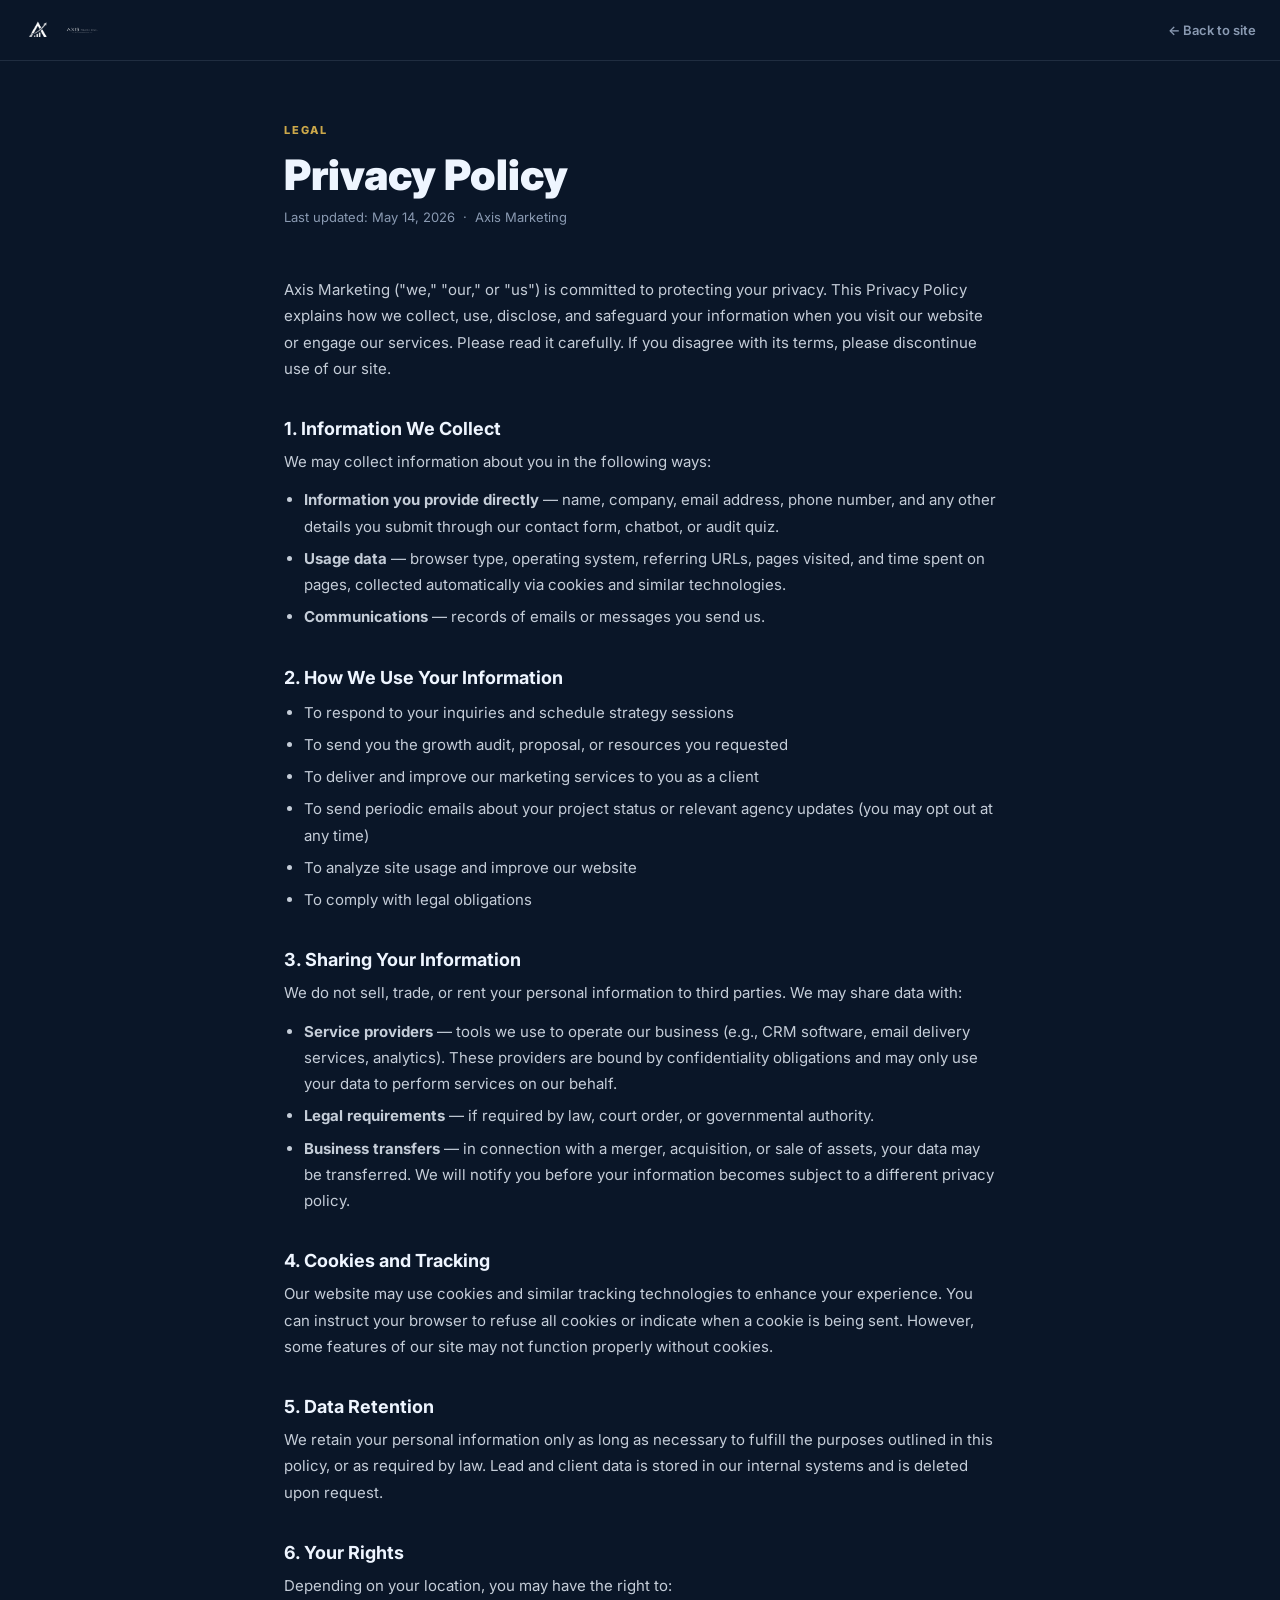
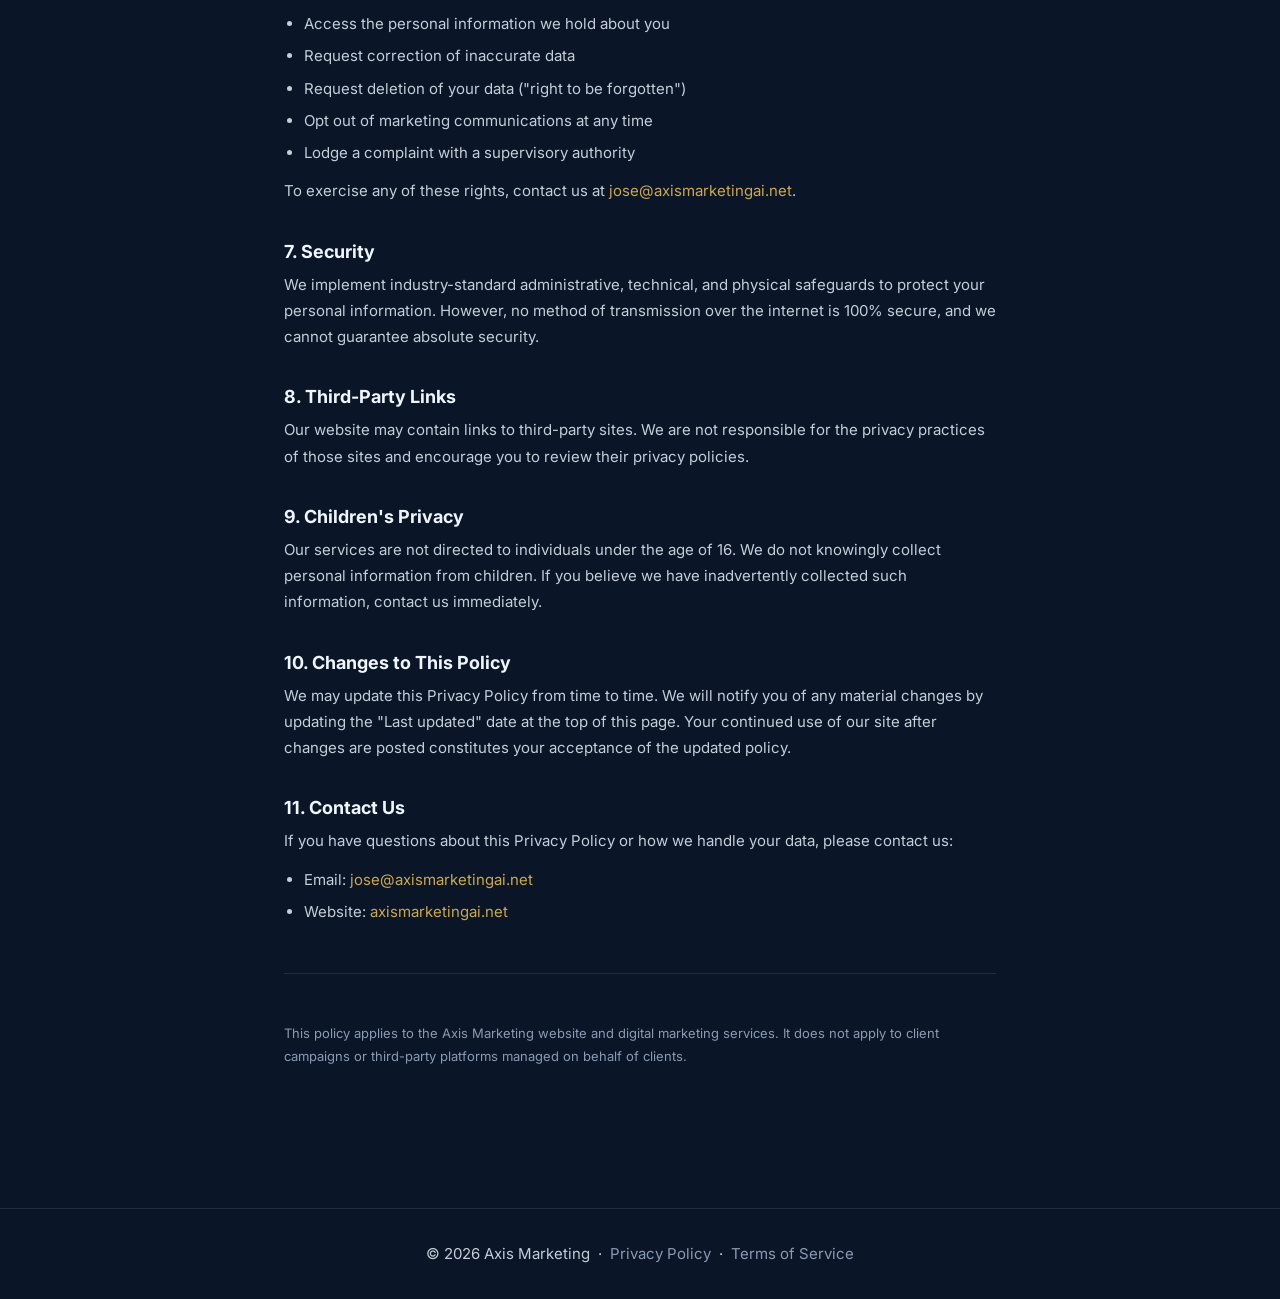
<file: Privacy Policy.html>
<!doctype html>
<html lang="en">
<head>
  <meta charset="utf-8" />
  <meta name="viewport" content="width=device-width, initial-scale=1" />
  <title>Privacy Policy — Axis Marketing</title>
  <meta name="description" content="Axis Marketing Privacy Policy — how we collect, use, and protect your information." />
  <link rel="icon" type="image/png" href="assets/axis-icon-logo.png" />
  <link rel="preconnect" href="https://fonts.googleapis.com" />
  <link rel="preconnect" href="https://fonts.gstatic.com" crossorigin />
  <link href="https://fonts.googleapis.com/css2?family=Inter:wght@400;500;600;700;800;900&display=swap" rel="stylesheet" />
  <style>
    *, *::before, *::after { box-sizing: border-box; margin: 0; padding: 0; }
    :root {
      --bg: #0A1628; --bg-2: #0F2238; --border: rgba(166,183,210,0.14);
      --red: #B8962E; --red-bright: #CCA84A; --text: #eef5ff;
      --muted: #8a9ab2;
      font-family: Inter, ui-sans-serif, system-ui, -apple-system, sans-serif;
      color-scheme: dark;
    }
    html { scroll-behavior: smooth; }
    body { background: var(--bg); color: var(--text); min-height: 100vh; }
    a { color: var(--red-bright); text-decoration: none; }
    a:hover { text-decoration: underline; }

    nav {
      border-bottom: 1px solid var(--border);
      padding: 16px 24px;
      display: flex;
      align-items: center;
      gap: 12px;
    }
    nav img { height: 28px; }
    nav .wordmark { height: 18px; }
    nav .back {
      margin-left: auto;
      color: var(--muted);
      font-size: 13px;
      font-weight: 600;
    }
    nav .back:hover { color: var(--text); text-decoration: none; }

    .doc {
      max-width: 760px;
      margin: 60px auto;
      padding: 0 24px 80px;
    }
    .eyebrow {
      color: var(--red-bright);
      font-size: 11px;
      font-weight: 800;
      letter-spacing: 0.16em;
      text-transform: uppercase;
      margin-bottom: 12px;
    }
    h1 { font-size: clamp(28px, 4vw, 42px); font-weight: 900; line-height: 1.1; margin-bottom: 8px; }
    .meta { color: var(--muted); font-size: 13px; margin-bottom: 48px; }
    h2 { font-size: 18px; font-weight: 700; margin: 36px 0 10px; }
    p, li { font-size: 15px; line-height: 1.75; color: rgba(238,245,255,0.82); }
    ul { padding-left: 20px; margin: 12px 0; }
    li { margin-bottom: 6px; }
    .divider { border: none; border-top: 1px solid var(--border); margin: 48px 0; }

    footer {
      text-align: center;
      padding: 32px 24px;
      border-top: 1px solid var(--border);
      color: var(--muted);
      font-size: 13px;
    }
    footer a { color: var(--muted); }
    footer a:hover { color: var(--text); }
  </style>
</head>
<body>

  <nav>
    <img src="assets/axis-icon-logo-white.png" alt="Axis Marketing" />
    <img src="assets/axis-wordmark-white.png" alt="Axis Marketing" class="wordmark" />
    <a href="Landing Page.html" class="back">← Back to site</a>
  </nav>

  <div class="doc">
    <p class="eyebrow">Legal</p>
    <h1>Privacy Policy</h1>
    <p class="meta">Last updated: May 14, 2026 &nbsp;·&nbsp; Axis Marketing</p>

    <p>Axis Marketing ("we," "our," or "us") is committed to protecting your privacy. This Privacy Policy explains how we collect, use, disclose, and safeguard your information when you visit our website or engage our services. Please read it carefully. If you disagree with its terms, please discontinue use of our site.</p>

    <h2>1. Information We Collect</h2>
    <p>We may collect information about you in the following ways:</p>
    <ul>
      <li><strong>Information you provide directly</strong> — name, company, email address, phone number, and any other details you submit through our contact form, chatbot, or audit quiz.</li>
      <li><strong>Usage data</strong> — browser type, operating system, referring URLs, pages visited, and time spent on pages, collected automatically via cookies and similar technologies.</li>
      <li><strong>Communications</strong> — records of emails or messages you send us.</li>
    </ul>

    <h2>2. How We Use Your Information</h2>
    <ul>
      <li>To respond to your inquiries and schedule strategy sessions</li>
      <li>To send you the growth audit, proposal, or resources you requested</li>
      <li>To deliver and improve our marketing services to you as a client</li>
      <li>To send periodic emails about your project status or relevant agency updates (you may opt out at any time)</li>
      <li>To analyze site usage and improve our website</li>
      <li>To comply with legal obligations</li>
    </ul>

    <h2>3. Sharing Your Information</h2>
    <p>We do not sell, trade, or rent your personal information to third parties. We may share data with:</p>
    <ul>
      <li><strong>Service providers</strong> — tools we use to operate our business (e.g., CRM software, email delivery services, analytics). These providers are bound by confidentiality obligations and may only use your data to perform services on our behalf.</li>
      <li><strong>Legal requirements</strong> — if required by law, court order, or governmental authority.</li>
      <li><strong>Business transfers</strong> — in connection with a merger, acquisition, or sale of assets, your data may be transferred. We will notify you before your information becomes subject to a different privacy policy.</li>
    </ul>

    <h2>4. Cookies and Tracking</h2>
    <p>Our website may use cookies and similar tracking technologies to enhance your experience. You can instruct your browser to refuse all cookies or indicate when a cookie is being sent. However, some features of our site may not function properly without cookies.</p>

    <h2>5. Data Retention</h2>
    <p>We retain your personal information only as long as necessary to fulfill the purposes outlined in this policy, or as required by law. Lead and client data is stored in our internal systems and is deleted upon request.</p>

    <h2>6. Your Rights</h2>
    <p>Depending on your location, you may have the right to:</p>
    <ul>
      <li>Access the personal information we hold about you</li>
      <li>Request correction of inaccurate data</li>
      <li>Request deletion of your data ("right to be forgotten")</li>
      <li>Opt out of marketing communications at any time</li>
      <li>Lodge a complaint with a supervisory authority</li>
    </ul>
    <p>To exercise any of these rights, contact us at <a href="mailto:jose@axismarketingai.net">jose@axismarketingai.net</a>.</p>

    <h2>7. Security</h2>
    <p>We implement industry-standard administrative, technical, and physical safeguards to protect your personal information. However, no method of transmission over the internet is 100% secure, and we cannot guarantee absolute security.</p>

    <h2>8. Third-Party Links</h2>
    <p>Our website may contain links to third-party sites. We are not responsible for the privacy practices of those sites and encourage you to review their privacy policies.</p>

    <h2>9. Children's Privacy</h2>
    <p>Our services are not directed to individuals under the age of 16. We do not knowingly collect personal information from children. If you believe we have inadvertently collected such information, contact us immediately.</p>

    <h2>10. Changes to This Policy</h2>
    <p>We may update this Privacy Policy from time to time. We will notify you of any material changes by updating the "Last updated" date at the top of this page. Your continued use of our site after changes are posted constitutes your acceptance of the updated policy.</p>

    <h2>11. Contact Us</h2>
    <p>If you have questions about this Privacy Policy or how we handle your data, please contact us:</p>
    <ul>
      <li>Email: <a href="mailto:jose@axismarketingai.net">jose@axismarketingai.net</a></li>
      <li>Website: <a href="Landing Page.html">axismarketingai.net</a></li>
    </ul>

    <hr class="divider" />
    <p style="font-size:13px;color:var(--muted)">This policy applies to the Axis Marketing website and digital marketing services. It does not apply to client campaigns or third-party platforms managed on behalf of clients.</p>
  </div>

  <footer>
    <p>© 2026 Axis Marketing &nbsp;·&nbsp; <a href="Privacy Policy.html">Privacy Policy</a> &nbsp;·&nbsp; <a href="Terms of Service.html">Terms of Service</a></p>
  </footer>

</body>
</html>
</file>
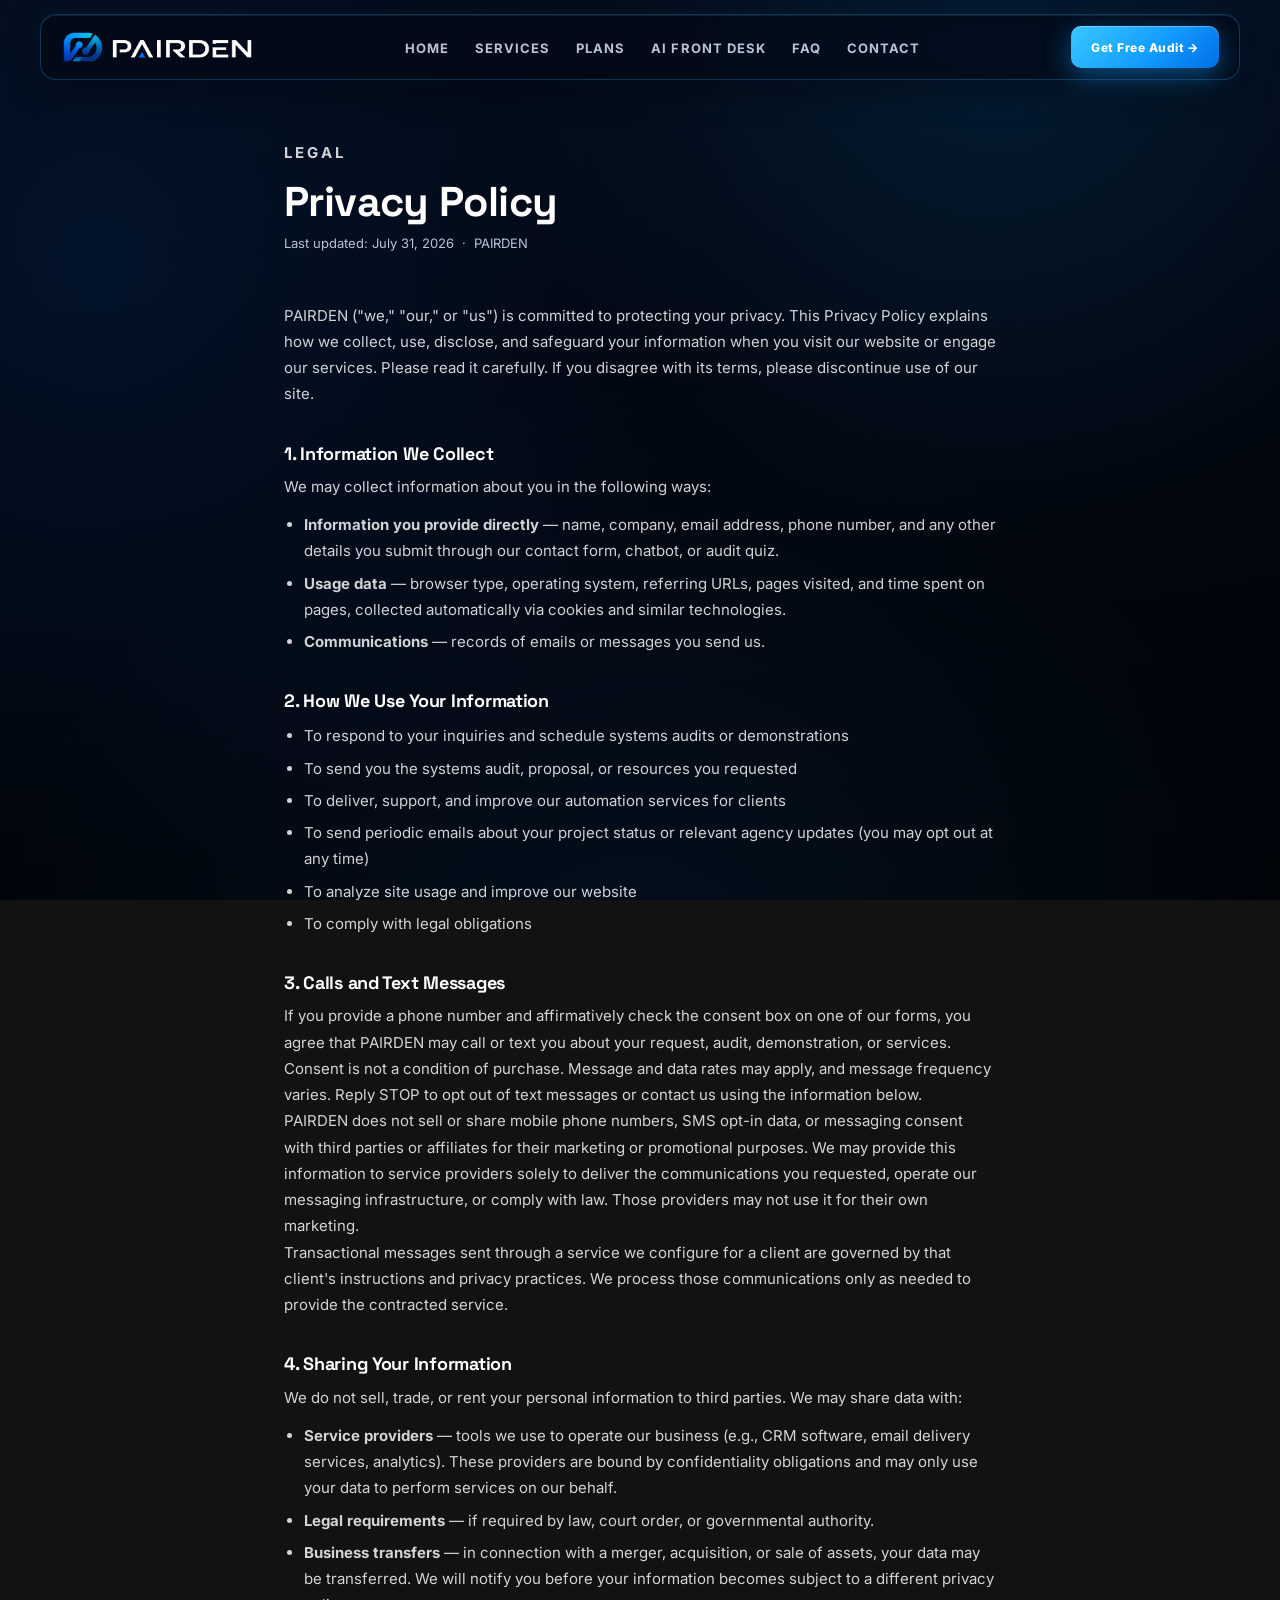
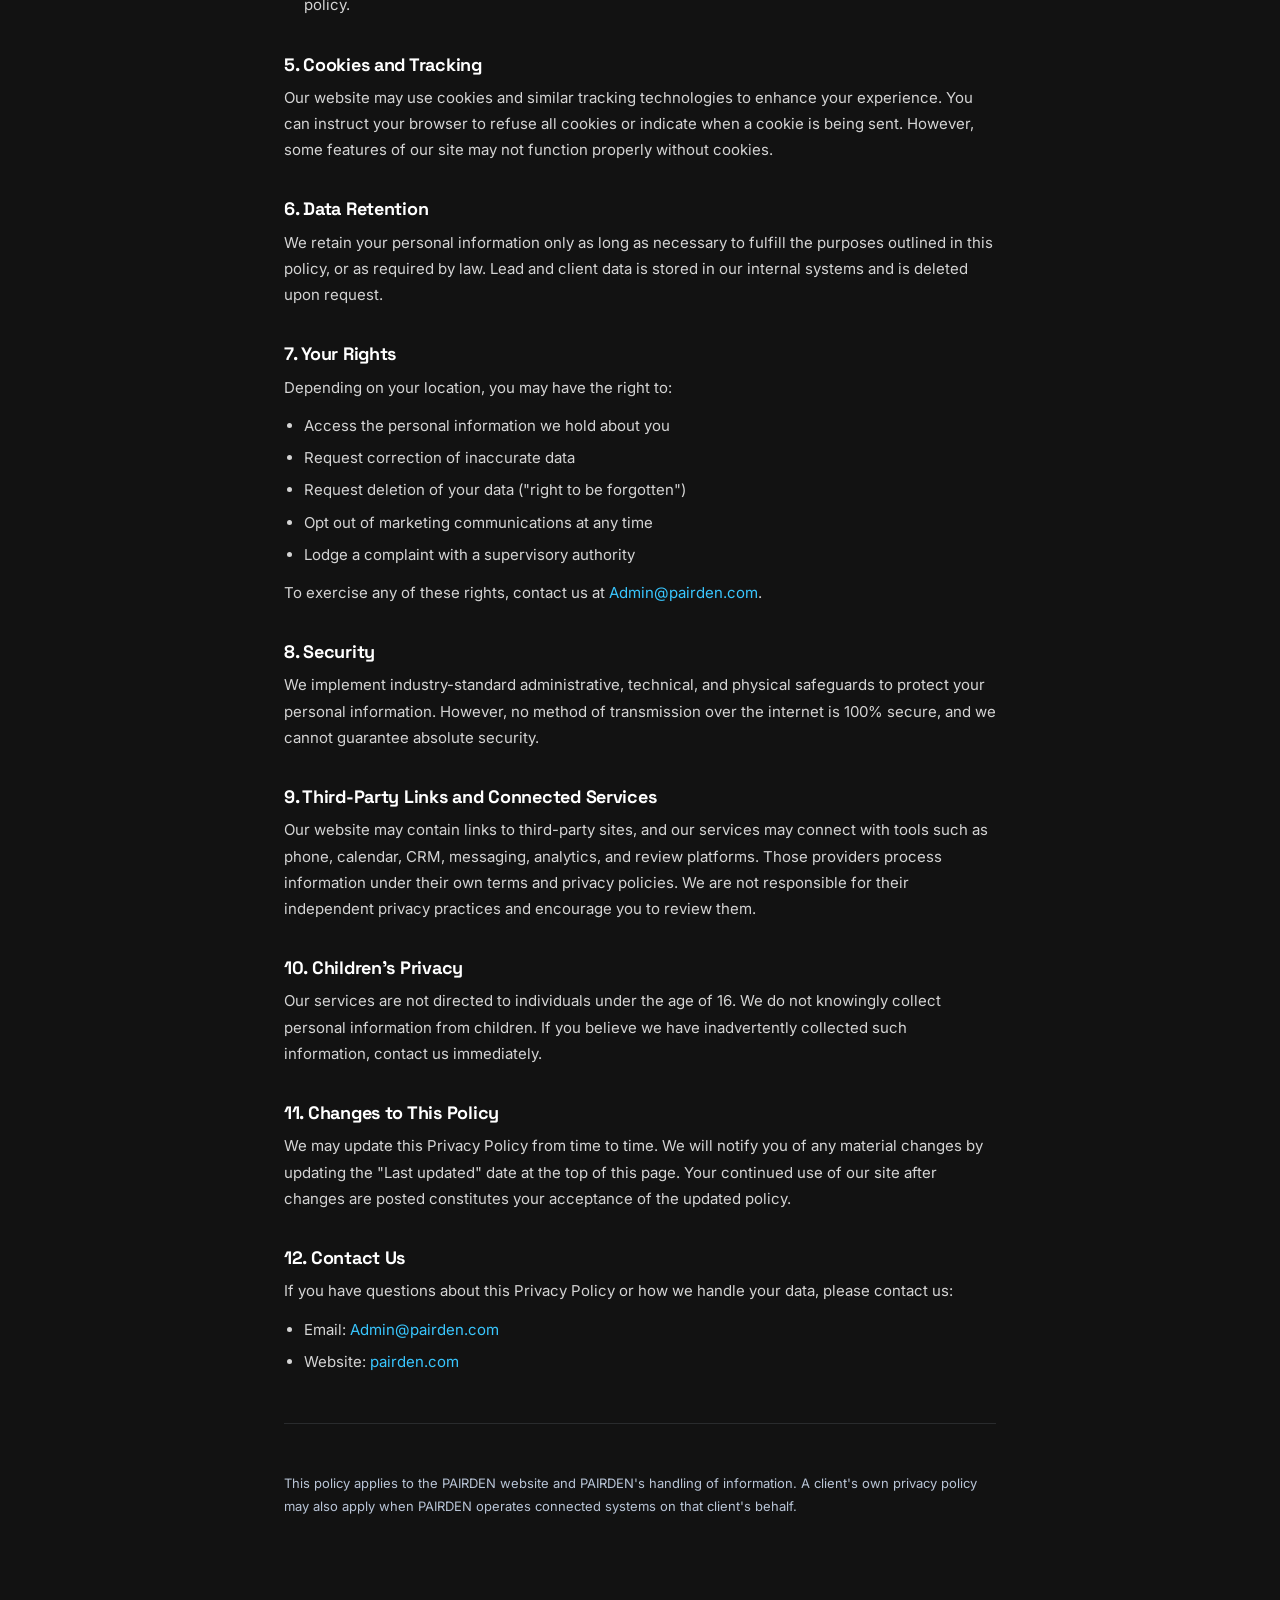
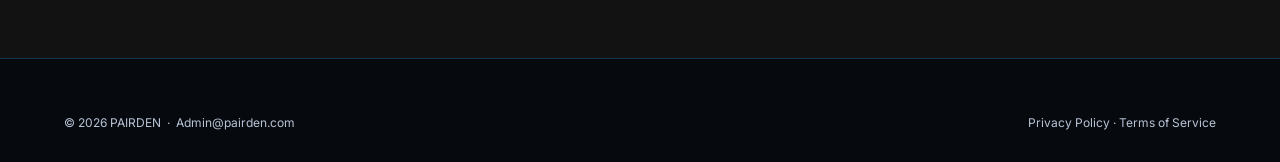
<file: privacy.html>
<!doctype html>
<html lang="en">
<head>
  <meta charset="utf-8" />
  <meta name="viewport" content="width=device-width, initial-scale=1" />
  <title>Privacy Policy — PAIRDEN</title>
  <meta name="description" content="PAIRDEN Privacy Policy — how we collect, use, and protect your information." />
  <link rel="canonical" href="https://pairden.com/privacy" />
  <meta property="og:title" content="Privacy Policy — PAIRDEN" />
  <meta property="og:description" content="How PAIRDEN collects, uses, and protects information submitted through our website and services." />
  <meta property="og:url" content="https://pairden.com/privacy" />
  <meta property="og:type" content="website" />
  <meta property="og:image" content="https://pairden.com/assets/pairden-social-card.png" />
  <link rel="icon" type="image/png" href="assets/pairden-icon.png" />
  <meta name="theme-color" content="#020711" />
  <link rel="preconnect" href="https://fonts.googleapis.com" />
  <link rel="preconnect" href="https://fonts.gstatic.com" crossorigin />
  <link href="https://fonts.googleapis.com/css2?family=Inter:wght@400;500;600;700;800&amp;family=Space+Grotesk:wght@500;600;700&amp;display=swap" rel="stylesheet" />
  <link rel="stylesheet" href="styles.css" />
</head>
<body>

  <nav class="nav">
    <div class="nav-inner">
      <a href="index.html" class="nav-logo">
        <img src="assets/pairden-wordmark-white.png" alt="PAIRDEN" height="34" />
      </a>
      <ul class="nav-links">
        <li><a href="index.html">Home</a></li>
        <li><a href="index.html#services">Services</a></li>
        <li><a href="index.html#plans">Plans</a></li>
        <li><a href="frontdesk.html">AI Front Desk</a></li>
        <li><a href="faq.html">FAQ</a></li>
        <li><a href="index.html#contact">Contact</a></li>
      </ul>
      <a href="index.html#contact" class="btn-primary nav-cta">Get Free Audit →</a>
      <button class="nav-hamburger" id="navHamburger" aria-label="Open menu" aria-expanded="false" aria-controls="navMobileMenu">
        <span></span><span></span><span></span>
      </button>
    </div>
  </nav>
  <div class="nav-mobile-menu" id="navMobileMenu">
    <ul>
        <li><a href="index.html">Home</a></li>
        <li><a href="index.html#services">Services</a></li>
        <li><a href="index.html#plans">Plans</a></li>
        <li><a href="frontdesk.html">AI Front Desk</a></li>
        <li><a href="faq.html">FAQ</a></li>
        <li><a href="index.html#contact">Contact</a></li>
    </ul>
    <a href="index.html#contact" class="btn-primary">Get Free Audit →</a>
  </div>

  <div class="doc">
    <p class="eyebrow">Legal</p>
    <h1>Privacy Policy</h1>
    <p class="meta">Last updated: July 31, 2026 &nbsp;·&nbsp; PAIRDEN</p>

    <p>PAIRDEN ("we," "our," or "us") is committed to protecting your privacy. This Privacy Policy explains how we collect, use, disclose, and safeguard your information when you visit our website or engage our services. Please read it carefully. If you disagree with its terms, please discontinue use of our site.</p>

    <h2>1. Information We Collect</h2>
    <p>We may collect information about you in the following ways:</p>
    <ul>
      <li><strong>Information you provide directly</strong> — name, company, email address, phone number, and any other details you submit through our contact form, chatbot, or audit quiz.</li>
      <li><strong>Usage data</strong> — browser type, operating system, referring URLs, pages visited, and time spent on pages, collected automatically via cookies and similar technologies.</li>
      <li><strong>Communications</strong> — records of emails or messages you send us.</li>
    </ul>

    <h2>2. How We Use Your Information</h2>
    <ul>
      <li>To respond to your inquiries and schedule systems audits or demonstrations</li>
      <li>To send you the systems audit, proposal, or resources you requested</li>
      <li>To deliver, support, and improve our automation services for clients</li>
      <li>To send periodic emails about your project status or relevant agency updates (you may opt out at any time)</li>
      <li>To analyze site usage and improve our website</li>
      <li>To comply with legal obligations</li>
    </ul>

    <h2>3. Calls and Text Messages</h2>
    <p>If you provide a phone number and affirmatively check the consent box on one of our forms, you agree that PAIRDEN may call or text you about your request, audit, demonstration, or services. Consent is not a condition of purchase. Message and data rates may apply, and message frequency varies. Reply STOP to opt out of text messages or contact us using the information below.</p>
    <p>PAIRDEN does not sell or share mobile phone numbers, SMS opt-in data, or messaging consent with third parties or affiliates for their marketing or promotional purposes. We may provide this information to service providers solely to deliver the communications you requested, operate our messaging infrastructure, or comply with law. Those providers may not use it for their own marketing.</p>
    <p>Transactional messages sent through a service we configure for a client are governed by that client's instructions and privacy practices. We process those communications only as needed to provide the contracted service.</p>

    <h2>4. Sharing Your Information</h2>
    <p>We do not sell, trade, or rent your personal information to third parties. We may share data with:</p>
    <ul>
      <li><strong>Service providers</strong> — tools we use to operate our business (e.g., CRM software, email delivery services, analytics). These providers are bound by confidentiality obligations and may only use your data to perform services on our behalf.</li>
      <li><strong>Legal requirements</strong> — if required by law, court order, or governmental authority.</li>
      <li><strong>Business transfers</strong> — in connection with a merger, acquisition, or sale of assets, your data may be transferred. We will notify you before your information becomes subject to a different privacy policy.</li>
    </ul>

    <h2>5. Cookies and Tracking</h2>
    <p>Our website may use cookies and similar tracking technologies to enhance your experience. You can instruct your browser to refuse all cookies or indicate when a cookie is being sent. However, some features of our site may not function properly without cookies.</p>

    <h2>6. Data Retention</h2>
    <p>We retain your personal information only as long as necessary to fulfill the purposes outlined in this policy, or as required by law. Lead and client data is stored in our internal systems and is deleted upon request.</p>

    <h2>7. Your Rights</h2>
    <p>Depending on your location, you may have the right to:</p>
    <ul>
      <li>Access the personal information we hold about you</li>
      <li>Request correction of inaccurate data</li>
      <li>Request deletion of your data ("right to be forgotten")</li>
      <li>Opt out of marketing communications at any time</li>
      <li>Lodge a complaint with a supervisory authority</li>
    </ul>
    <p>To exercise any of these rights, contact us at <a href="mailto:Admin@pairden.com">Admin@pairden.com</a>.</p>

    <h2>8. Security</h2>
    <p>We implement industry-standard administrative, technical, and physical safeguards to protect your personal information. However, no method of transmission over the internet is 100% secure, and we cannot guarantee absolute security.</p>

    <h2>9. Third-Party Links and Connected Services</h2>
    <p>Our website may contain links to third-party sites, and our services may connect with tools such as phone, calendar, CRM, messaging, analytics, and review platforms. Those providers process information under their own terms and privacy policies. We are not responsible for their independent privacy practices and encourage you to review them.</p>

    <h2>10. Children's Privacy</h2>
    <p>Our services are not directed to individuals under the age of 16. We do not knowingly collect personal information from children. If you believe we have inadvertently collected such information, contact us immediately.</p>

    <h2>11. Changes to This Policy</h2>
    <p>We may update this Privacy Policy from time to time. We will notify you of any material changes by updating the "Last updated" date at the top of this page. Your continued use of our site after changes are posted constitutes your acceptance of the updated policy.</p>

    <h2>12. Contact Us</h2>
    <p>If you have questions about this Privacy Policy or how we handle your data, please contact us:</p>
    <ul>
      <li>Email: <a href="mailto:Admin@pairden.com">Admin@pairden.com</a></li>
      <li>Website: <a href="index.html">pairden.com</a></li>
    </ul>

    <hr class="divider" />
    <p style="font-size:13px;color:var(--muted)">This policy applies to the PAIRDEN website and PAIRDEN's handling of information. A client's own privacy policy may also apply when PAIRDEN operates connected systems on that client's behalf.</p>
  </div>

  <footer>
    <div class="container">
      <div class="footer-bottom" style="border-top:none;padding-top:0">
        <span>© 2026 PAIRDEN &nbsp;·&nbsp; <a href="mailto:Admin@pairden.com">Admin@pairden.com</a></span>
        <span><a href="privacy.html">Privacy Policy</a> · <a href="terms.html">Terms of Service</a></span>
      </div>
    </div>
  </footer>
  <script src="site.js" defer></script>

</body>
</html>
</file>
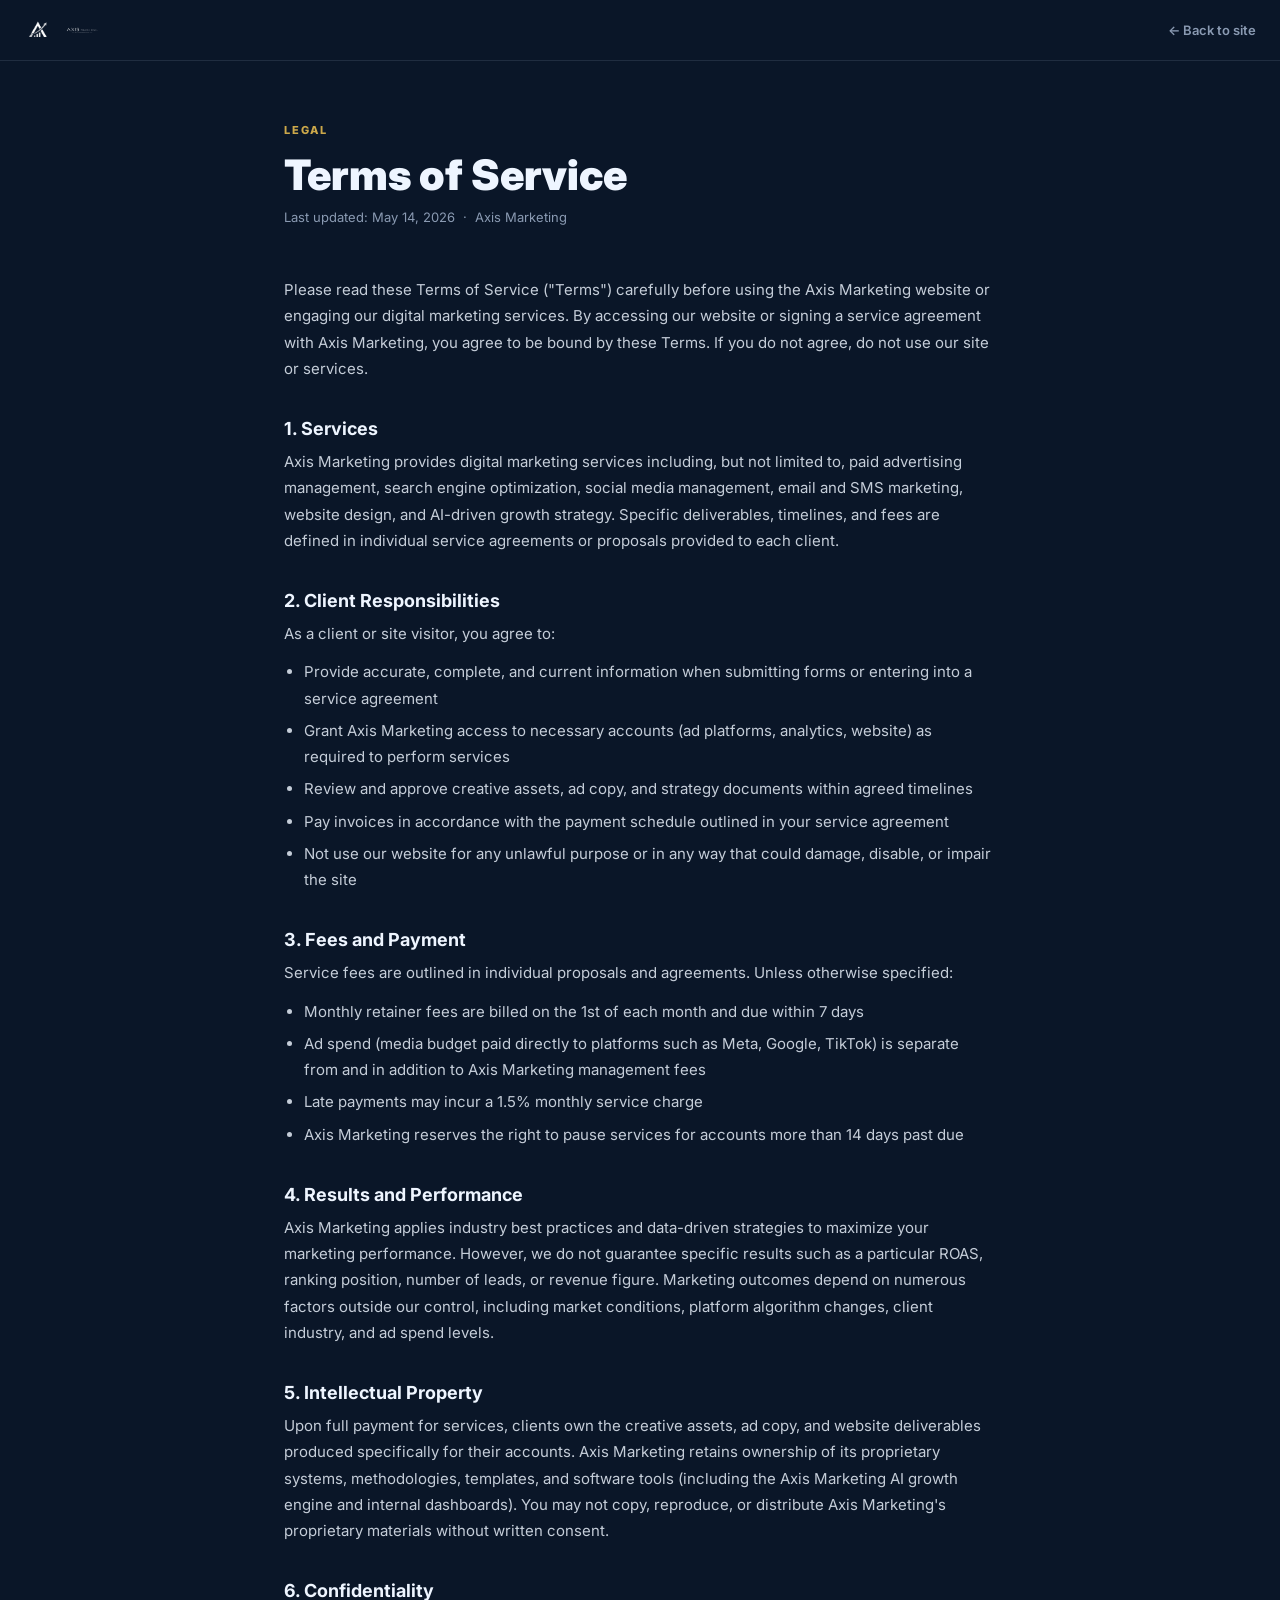
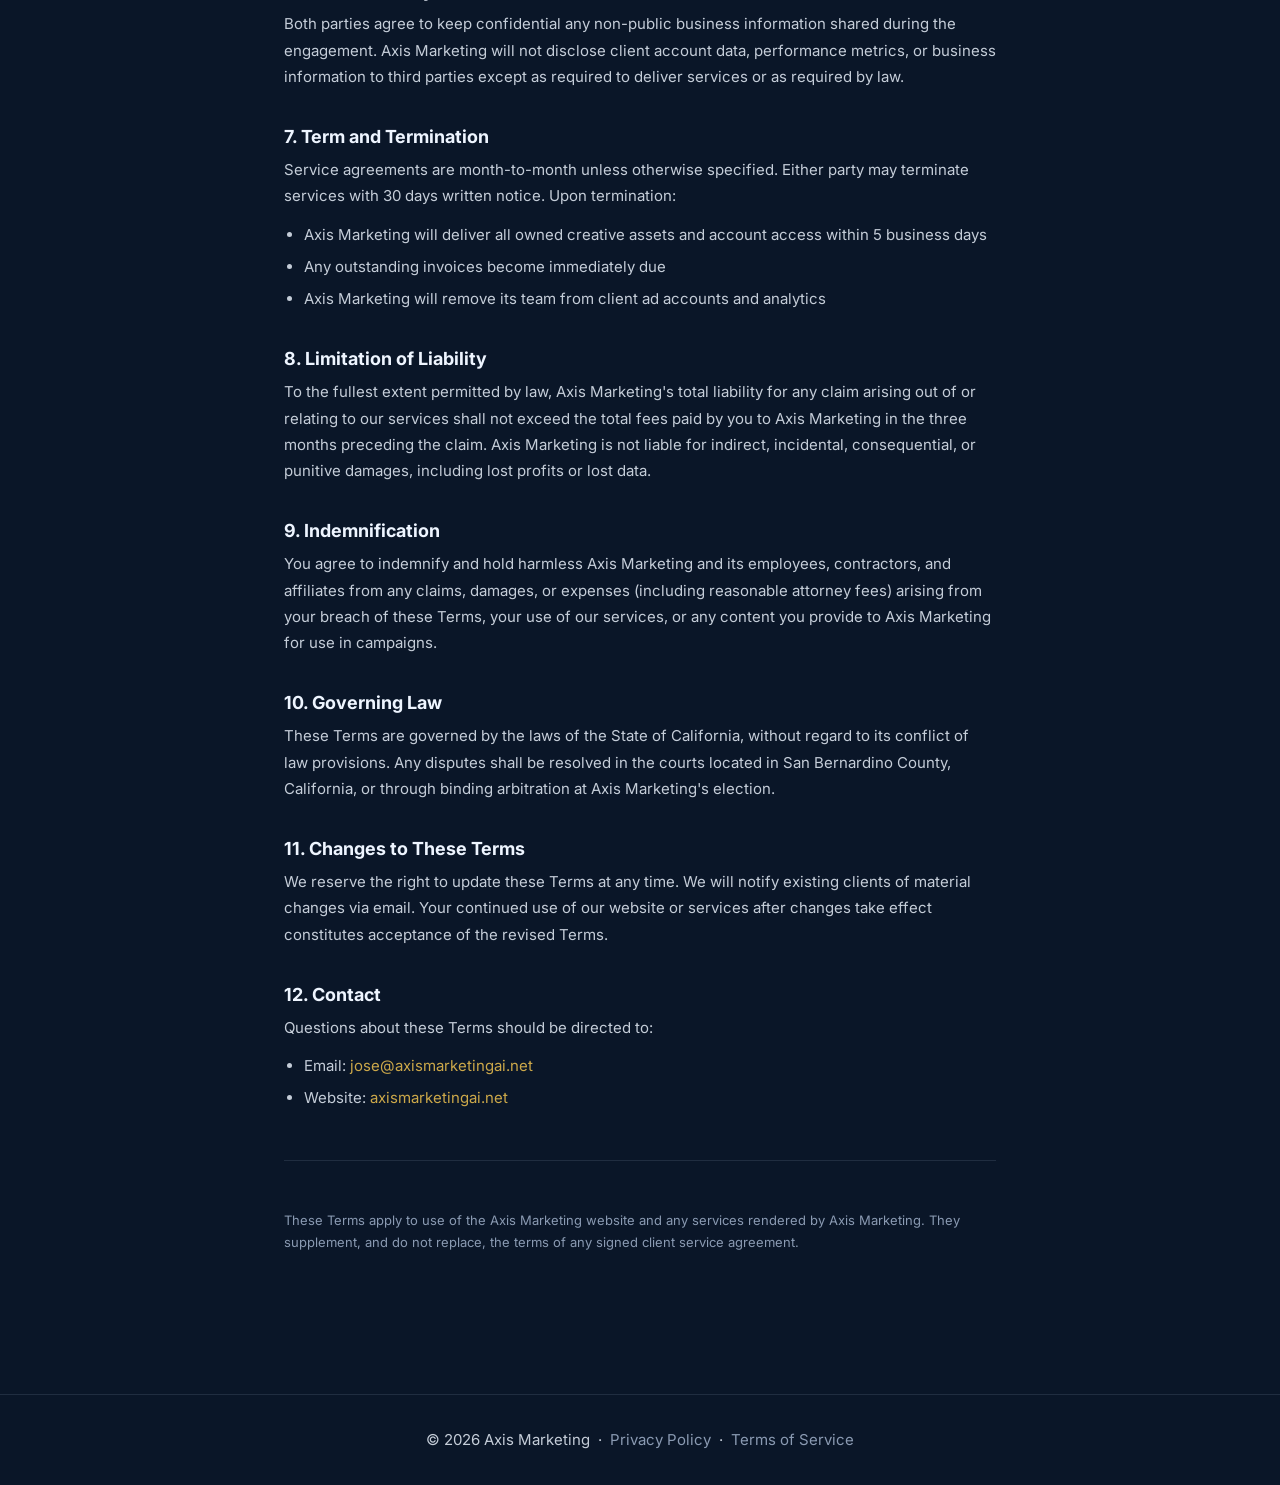
<file: Terms of Service.html>
<!doctype html>
<html lang="en">
<head>
  <meta charset="utf-8" />
  <meta name="viewport" content="width=device-width, initial-scale=1" />
  <title>Terms of Service — Axis Marketing</title>
  <meta name="description" content="Axis Marketing Terms of Service — the terms governing use of our website and services." />
  <link rel="icon" type="image/png" href="assets/axis-icon-logo.png" />
  <link rel="preconnect" href="https://fonts.googleapis.com" />
  <link rel="preconnect" href="https://fonts.gstatic.com" crossorigin />
  <link href="https://fonts.googleapis.com/css2?family=Inter:wght@400;500;600;700;800;900&display=swap" rel="stylesheet" />
  <style>
    *, *::before, *::after { box-sizing: border-box; margin: 0; padding: 0; }
    :root {
      --bg: #0A1628; --bg-2: #0F2238; --border: rgba(166,183,210,0.14);
      --red: #B8962E; --red-bright: #CCA84A; --text: #eef5ff;
      --muted: #8a9ab2;
      font-family: Inter, ui-sans-serif, system-ui, -apple-system, sans-serif;
      color-scheme: dark;
    }
    html { scroll-behavior: smooth; }
    body { background: var(--bg); color: var(--text); min-height: 100vh; }
    a { color: var(--red-bright); text-decoration: none; }
    a:hover { text-decoration: underline; }

    nav {
      border-bottom: 1px solid var(--border);
      padding: 16px 24px;
      display: flex;
      align-items: center;
      gap: 12px;
    }
    nav img { height: 28px; }
    nav .wordmark { height: 18px; }
    nav .back {
      margin-left: auto;
      color: var(--muted);
      font-size: 13px;
      font-weight: 600;
    }
    nav .back:hover { color: var(--text); text-decoration: none; }

    .doc {
      max-width: 760px;
      margin: 60px auto;
      padding: 0 24px 80px;
    }
    .eyebrow {
      color: var(--red-bright);
      font-size: 11px;
      font-weight: 800;
      letter-spacing: 0.16em;
      text-transform: uppercase;
      margin-bottom: 12px;
    }
    h1 { font-size: clamp(28px, 4vw, 42px); font-weight: 900; line-height: 1.1; margin-bottom: 8px; }
    .meta { color: var(--muted); font-size: 13px; margin-bottom: 48px; }
    h2 { font-size: 18px; font-weight: 700; margin: 36px 0 10px; }
    p, li { font-size: 15px; line-height: 1.75; color: rgba(238,245,255,0.82); }
    ul { padding-left: 20px; margin: 12px 0; }
    li { margin-bottom: 6px; }
    .divider { border: none; border-top: 1px solid var(--border); margin: 48px 0; }

    footer {
      text-align: center;
      padding: 32px 24px;
      border-top: 1px solid var(--border);
      color: var(--muted);
      font-size: 13px;
    }
    footer a { color: var(--muted); }
    footer a:hover { color: var(--text); }
  </style>
</head>
<body>

  <nav>
    <img src="assets/axis-icon-logo-white.png" alt="Axis Marketing" />
    <img src="assets/axis-wordmark-white.png" alt="Axis Marketing" class="wordmark" />
    <a href="Landing Page.html" class="back">← Back to site</a>
  </nav>

  <div class="doc">
    <p class="eyebrow">Legal</p>
    <h1>Terms of Service</h1>
    <p class="meta">Last updated: May 14, 2026 &nbsp;·&nbsp; Axis Marketing</p>

    <p>Please read these Terms of Service ("Terms") carefully before using the Axis Marketing website or engaging our digital marketing services. By accessing our website or signing a service agreement with Axis Marketing, you agree to be bound by these Terms. If you do not agree, do not use our site or services.</p>

    <h2>1. Services</h2>
    <p>Axis Marketing provides digital marketing services including, but not limited to, paid advertising management, search engine optimization, social media management, email and SMS marketing, website design, and AI-driven growth strategy. Specific deliverables, timelines, and fees are defined in individual service agreements or proposals provided to each client.</p>

    <h2>2. Client Responsibilities</h2>
    <p>As a client or site visitor, you agree to:</p>
    <ul>
      <li>Provide accurate, complete, and current information when submitting forms or entering into a service agreement</li>
      <li>Grant Axis Marketing access to necessary accounts (ad platforms, analytics, website) as required to perform services</li>
      <li>Review and approve creative assets, ad copy, and strategy documents within agreed timelines</li>
      <li>Pay invoices in accordance with the payment schedule outlined in your service agreement</li>
      <li>Not use our website for any unlawful purpose or in any way that could damage, disable, or impair the site</li>
    </ul>

    <h2>3. Fees and Payment</h2>
    <p>Service fees are outlined in individual proposals and agreements. Unless otherwise specified:</p>
    <ul>
      <li>Monthly retainer fees are billed on the 1st of each month and due within 7 days</li>
      <li>Ad spend (media budget paid directly to platforms such as Meta, Google, TikTok) is separate from and in addition to Axis Marketing management fees</li>
      <li>Late payments may incur a 1.5% monthly service charge</li>
      <li>Axis Marketing reserves the right to pause services for accounts more than 14 days past due</li>
    </ul>

    <h2>4. Results and Performance</h2>
    <p>Axis Marketing applies industry best practices and data-driven strategies to maximize your marketing performance. However, we do not guarantee specific results such as a particular ROAS, ranking position, number of leads, or revenue figure. Marketing outcomes depend on numerous factors outside our control, including market conditions, platform algorithm changes, client industry, and ad spend levels.</p>

    <h2>5. Intellectual Property</h2>
    <p>Upon full payment for services, clients own the creative assets, ad copy, and website deliverables produced specifically for their accounts. Axis Marketing retains ownership of its proprietary systems, methodologies, templates, and software tools (including the Axis Marketing AI growth engine and internal dashboards). You may not copy, reproduce, or distribute Axis Marketing's proprietary materials without written consent.</p>

    <h2>6. Confidentiality</h2>
    <p>Both parties agree to keep confidential any non-public business information shared during the engagement. Axis Marketing will not disclose client account data, performance metrics, or business information to third parties except as required to deliver services or as required by law.</p>

    <h2>7. Term and Termination</h2>
    <p>Service agreements are month-to-month unless otherwise specified. Either party may terminate services with 30 days written notice. Upon termination:</p>
    <ul>
      <li>Axis Marketing will deliver all owned creative assets and account access within 5 business days</li>
      <li>Any outstanding invoices become immediately due</li>
      <li>Axis Marketing will remove its team from client ad accounts and analytics</li>
    </ul>

    <h2>8. Limitation of Liability</h2>
    <p>To the fullest extent permitted by law, Axis Marketing's total liability for any claim arising out of or relating to our services shall not exceed the total fees paid by you to Axis Marketing in the three months preceding the claim. Axis Marketing is not liable for indirect, incidental, consequential, or punitive damages, including lost profits or lost data.</p>

    <h2>9. Indemnification</h2>
    <p>You agree to indemnify and hold harmless Axis Marketing and its employees, contractors, and affiliates from any claims, damages, or expenses (including reasonable attorney fees) arising from your breach of these Terms, your use of our services, or any content you provide to Axis Marketing for use in campaigns.</p>

    <h2>10. Governing Law</h2>
    <p>These Terms are governed by the laws of the State of California, without regard to its conflict of law provisions. Any disputes shall be resolved in the courts located in San Bernardino County, California, or through binding arbitration at Axis Marketing's election.</p>

    <h2>11. Changes to These Terms</h2>
    <p>We reserve the right to update these Terms at any time. We will notify existing clients of material changes via email. Your continued use of our website or services after changes take effect constitutes acceptance of the revised Terms.</p>

    <h2>12. Contact</h2>
    <p>Questions about these Terms should be directed to:</p>
    <ul>
      <li>Email: <a href="mailto:jose@axismarketingai.net">jose@axismarketingai.net</a></li>
      <li>Website: <a href="Landing Page.html">axismarketingai.net</a></li>
    </ul>

    <hr class="divider" />
    <p style="font-size:13px;color:var(--muted)">These Terms apply to use of the Axis Marketing website and any services rendered by Axis Marketing. They supplement, and do not replace, the terms of any signed client service agreement.</p>
  </div>

  <footer>
    <p>© 2026 Axis Marketing &nbsp;·&nbsp; <a href="Privacy Policy.html">Privacy Policy</a> &nbsp;·&nbsp; <a href="Terms of Service.html">Terms of Service</a></p>
  </footer>

</body>
</html>
</file>
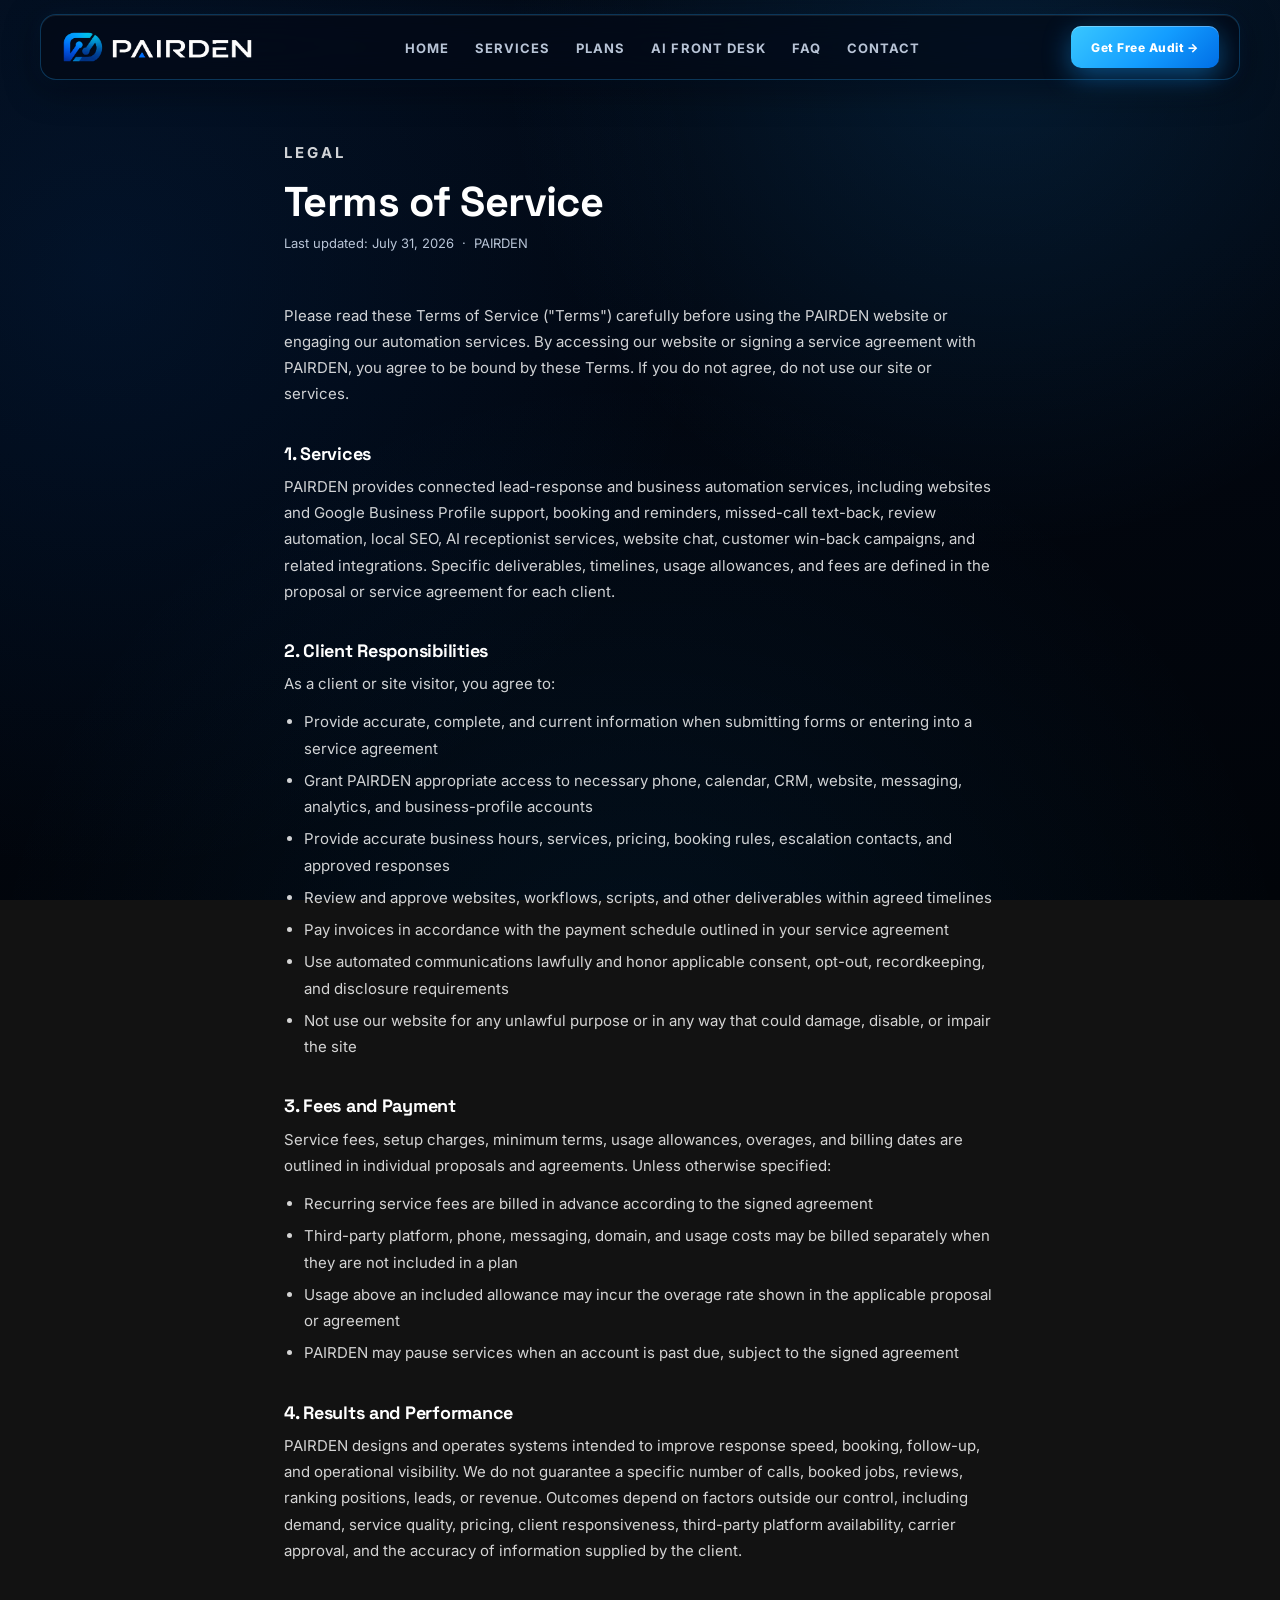
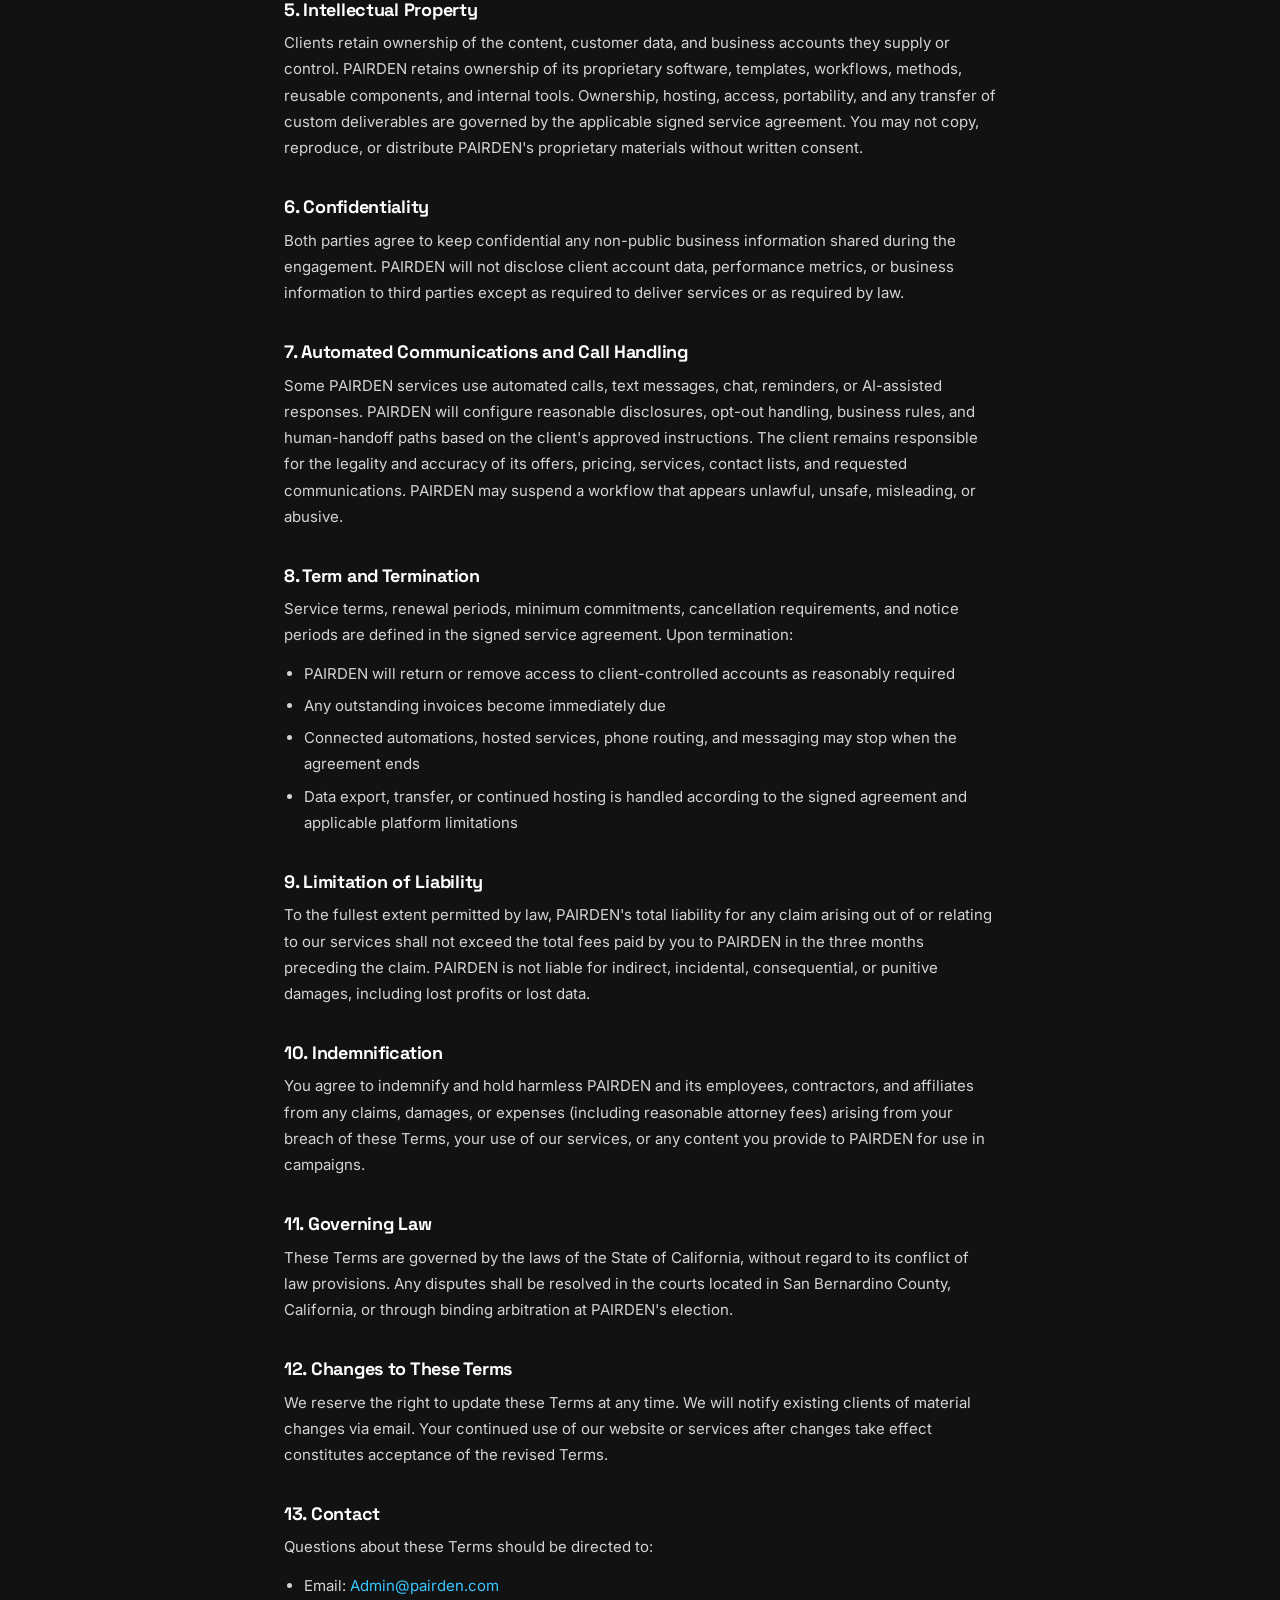
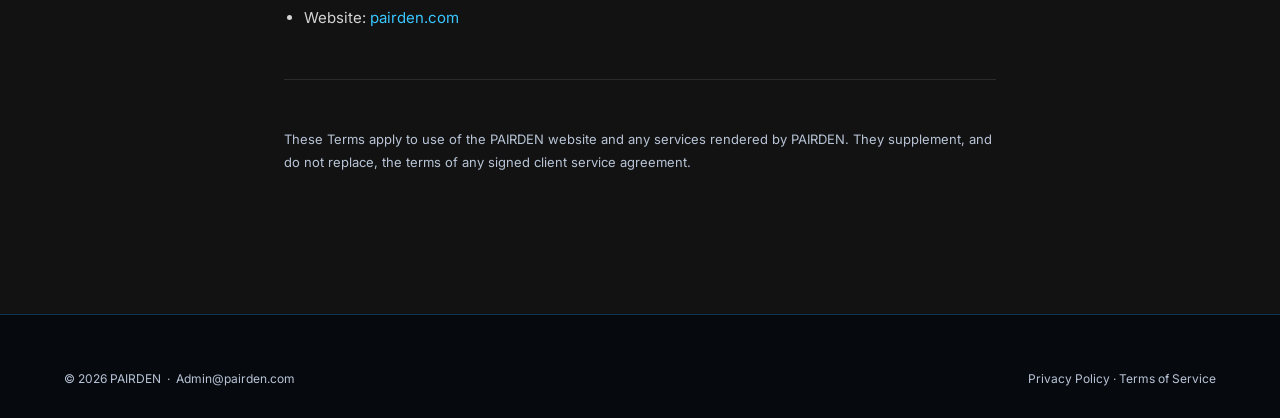
<file: terms.html>
<!doctype html>
<html lang="en">
<head>
  <meta charset="utf-8" />
  <meta name="viewport" content="width=device-width, initial-scale=1" />
  <title>Terms of Service — PAIRDEN</title>
  <meta name="description" content="PAIRDEN Terms of Service — the terms governing use of our website and services." />
  <link rel="canonical" href="https://pairden.com/terms" />
  <meta property="og:title" content="Terms of Service — PAIRDEN" />
  <meta property="og:description" content="Terms governing use of the PAIRDEN website and automation services." />
  <meta property="og:url" content="https://pairden.com/terms" />
  <meta property="og:type" content="website" />
  <meta property="og:image" content="https://pairden.com/assets/pairden-social-card.png" />
  <link rel="icon" type="image/png" href="assets/pairden-icon.png" />
  <meta name="theme-color" content="#020711" />
  <link rel="preconnect" href="https://fonts.googleapis.com" />
  <link rel="preconnect" href="https://fonts.gstatic.com" crossorigin />
  <link href="https://fonts.googleapis.com/css2?family=Inter:wght@400;500;600;700;800&amp;family=Space+Grotesk:wght@500;600;700&amp;display=swap" rel="stylesheet" />
  <link rel="stylesheet" href="styles.css" />
</head>
<body>

  <nav class="nav">
    <div class="nav-inner">
      <a href="index.html" class="nav-logo">
        <img src="assets/pairden-wordmark-white.png" alt="PAIRDEN" height="34" />
      </a>
      <ul class="nav-links">
        <li><a href="index.html">Home</a></li>
        <li><a href="index.html#services">Services</a></li>
        <li><a href="index.html#plans">Plans</a></li>
        <li><a href="frontdesk.html">AI Front Desk</a></li>
        <li><a href="faq.html">FAQ</a></li>
        <li><a href="index.html#contact">Contact</a></li>
      </ul>
      <a href="index.html#contact" class="btn-primary nav-cta">Get Free Audit →</a>
      <button class="nav-hamburger" id="navHamburger" aria-label="Open menu" aria-expanded="false" aria-controls="navMobileMenu">
        <span></span><span></span><span></span>
      </button>
    </div>
  </nav>
  <div class="nav-mobile-menu" id="navMobileMenu">
    <ul>
        <li><a href="index.html">Home</a></li>
        <li><a href="index.html#services">Services</a></li>
        <li><a href="index.html#plans">Plans</a></li>
        <li><a href="frontdesk.html">AI Front Desk</a></li>
        <li><a href="faq.html">FAQ</a></li>
        <li><a href="index.html#contact">Contact</a></li>
    </ul>
    <a href="index.html#contact" class="btn-primary">Get Free Audit →</a>
  </div>

  <div class="doc">
    <p class="eyebrow">Legal</p>
    <h1>Terms of Service</h1>
    <p class="meta">Last updated: July 31, 2026 &nbsp;·&nbsp; PAIRDEN</p>

    <p>Please read these Terms of Service ("Terms") carefully before using the PAIRDEN website or engaging our automation services. By accessing our website or signing a service agreement with PAIRDEN, you agree to be bound by these Terms. If you do not agree, do not use our site or services.</p>

    <h2>1. Services</h2>
    <p>PAIRDEN provides connected lead-response and business automation services, including websites and Google Business Profile support, booking and reminders, missed-call text-back, review automation, local SEO, AI receptionist services, website chat, customer win-back campaigns, and related integrations. Specific deliverables, timelines, usage allowances, and fees are defined in the proposal or service agreement for each client.</p>

    <h2>2. Client Responsibilities</h2>
    <p>As a client or site visitor, you agree to:</p>
    <ul>
      <li>Provide accurate, complete, and current information when submitting forms or entering into a service agreement</li>
      <li>Grant PAIRDEN appropriate access to necessary phone, calendar, CRM, website, messaging, analytics, and business-profile accounts</li>
      <li>Provide accurate business hours, services, pricing, booking rules, escalation contacts, and approved responses</li>
      <li>Review and approve websites, workflows, scripts, and other deliverables within agreed timelines</li>
      <li>Pay invoices in accordance with the payment schedule outlined in your service agreement</li>
      <li>Use automated communications lawfully and honor applicable consent, opt-out, recordkeeping, and disclosure requirements</li>
      <li>Not use our website for any unlawful purpose or in any way that could damage, disable, or impair the site</li>
    </ul>

    <h2>3. Fees and Payment</h2>
    <p>Service fees, setup charges, minimum terms, usage allowances, overages, and billing dates are outlined in individual proposals and agreements. Unless otherwise specified:</p>
    <ul>
      <li>Recurring service fees are billed in advance according to the signed agreement</li>
      <li>Third-party platform, phone, messaging, domain, and usage costs may be billed separately when they are not included in a plan</li>
      <li>Usage above an included allowance may incur the overage rate shown in the applicable proposal or agreement</li>
      <li>PAIRDEN may pause services when an account is past due, subject to the signed agreement</li>
    </ul>

    <h2>4. Results and Performance</h2>
    <p>PAIRDEN designs and operates systems intended to improve response speed, booking, follow-up, and operational visibility. We do not guarantee a specific number of calls, booked jobs, reviews, ranking positions, leads, or revenue. Outcomes depend on factors outside our control, including demand, service quality, pricing, client responsiveness, third-party platform availability, carrier approval, and the accuracy of information supplied by the client.</p>

    <h2>5. Intellectual Property</h2>
    <p>Clients retain ownership of the content, customer data, and business accounts they supply or control. PAIRDEN retains ownership of its proprietary software, templates, workflows, methods, reusable components, and internal tools. Ownership, hosting, access, portability, and any transfer of custom deliverables are governed by the applicable signed service agreement. You may not copy, reproduce, or distribute PAIRDEN's proprietary materials without written consent.</p>

    <h2>6. Confidentiality</h2>
    <p>Both parties agree to keep confidential any non-public business information shared during the engagement. PAIRDEN will not disclose client account data, performance metrics, or business information to third parties except as required to deliver services or as required by law.</p>

    <h2>7. Automated Communications and Call Handling</h2>
    <p>Some PAIRDEN services use automated calls, text messages, chat, reminders, or AI-assisted responses. PAIRDEN will configure reasonable disclosures, opt-out handling, business rules, and human-handoff paths based on the client's approved instructions. The client remains responsible for the legality and accuracy of its offers, pricing, services, contact lists, and requested communications. PAIRDEN may suspend a workflow that appears unlawful, unsafe, misleading, or abusive.</p>

    <h2>8. Term and Termination</h2>
    <p>Service terms, renewal periods, minimum commitments, cancellation requirements, and notice periods are defined in the signed service agreement. Upon termination:</p>
    <ul>
      <li>PAIRDEN will return or remove access to client-controlled accounts as reasonably required</li>
      <li>Any outstanding invoices become immediately due</li>
      <li>Connected automations, hosted services, phone routing, and messaging may stop when the agreement ends</li>
      <li>Data export, transfer, or continued hosting is handled according to the signed agreement and applicable platform limitations</li>
    </ul>

    <h2>9. Limitation of Liability</h2>
    <p>To the fullest extent permitted by law, PAIRDEN's total liability for any claim arising out of or relating to our services shall not exceed the total fees paid by you to PAIRDEN in the three months preceding the claim. PAIRDEN is not liable for indirect, incidental, consequential, or punitive damages, including lost profits or lost data.</p>

    <h2>10. Indemnification</h2>
    <p>You agree to indemnify and hold harmless PAIRDEN and its employees, contractors, and affiliates from any claims, damages, or expenses (including reasonable attorney fees) arising from your breach of these Terms, your use of our services, or any content you provide to PAIRDEN for use in campaigns.</p>

    <h2>11. Governing Law</h2>
    <p>These Terms are governed by the laws of the State of California, without regard to its conflict of law provisions. Any disputes shall be resolved in the courts located in San Bernardino County, California, or through binding arbitration at PAIRDEN's election.</p>

    <h2>12. Changes to These Terms</h2>
    <p>We reserve the right to update these Terms at any time. We will notify existing clients of material changes via email. Your continued use of our website or services after changes take effect constitutes acceptance of the revised Terms.</p>

    <h2>13. Contact</h2>
    <p>Questions about these Terms should be directed to:</p>
    <ul>
      <li>Email: <a href="mailto:Admin@pairden.com">Admin@pairden.com</a></li>
      <li>Website: <a href="index.html">pairden.com</a></li>
    </ul>

    <hr class="divider" />
    <p style="font-size:13px;color:var(--muted)">These Terms apply to use of the PAIRDEN website and any services rendered by PAIRDEN. They supplement, and do not replace, the terms of any signed client service agreement.</p>
  </div>

  <footer>
    <div class="container">
      <div class="footer-bottom" style="border-top:none;padding-top:0">
        <span>© 2026 PAIRDEN &nbsp;·&nbsp; <a href="mailto:Admin@pairden.com">Admin@pairden.com</a></span>
        <span><a href="privacy.html">Privacy Policy</a> · <a href="terms.html">Terms of Service</a></span>
      </div>
    </div>
  </footer>
  <script src="site.js" defer></script>

</body>
</html>
</file>
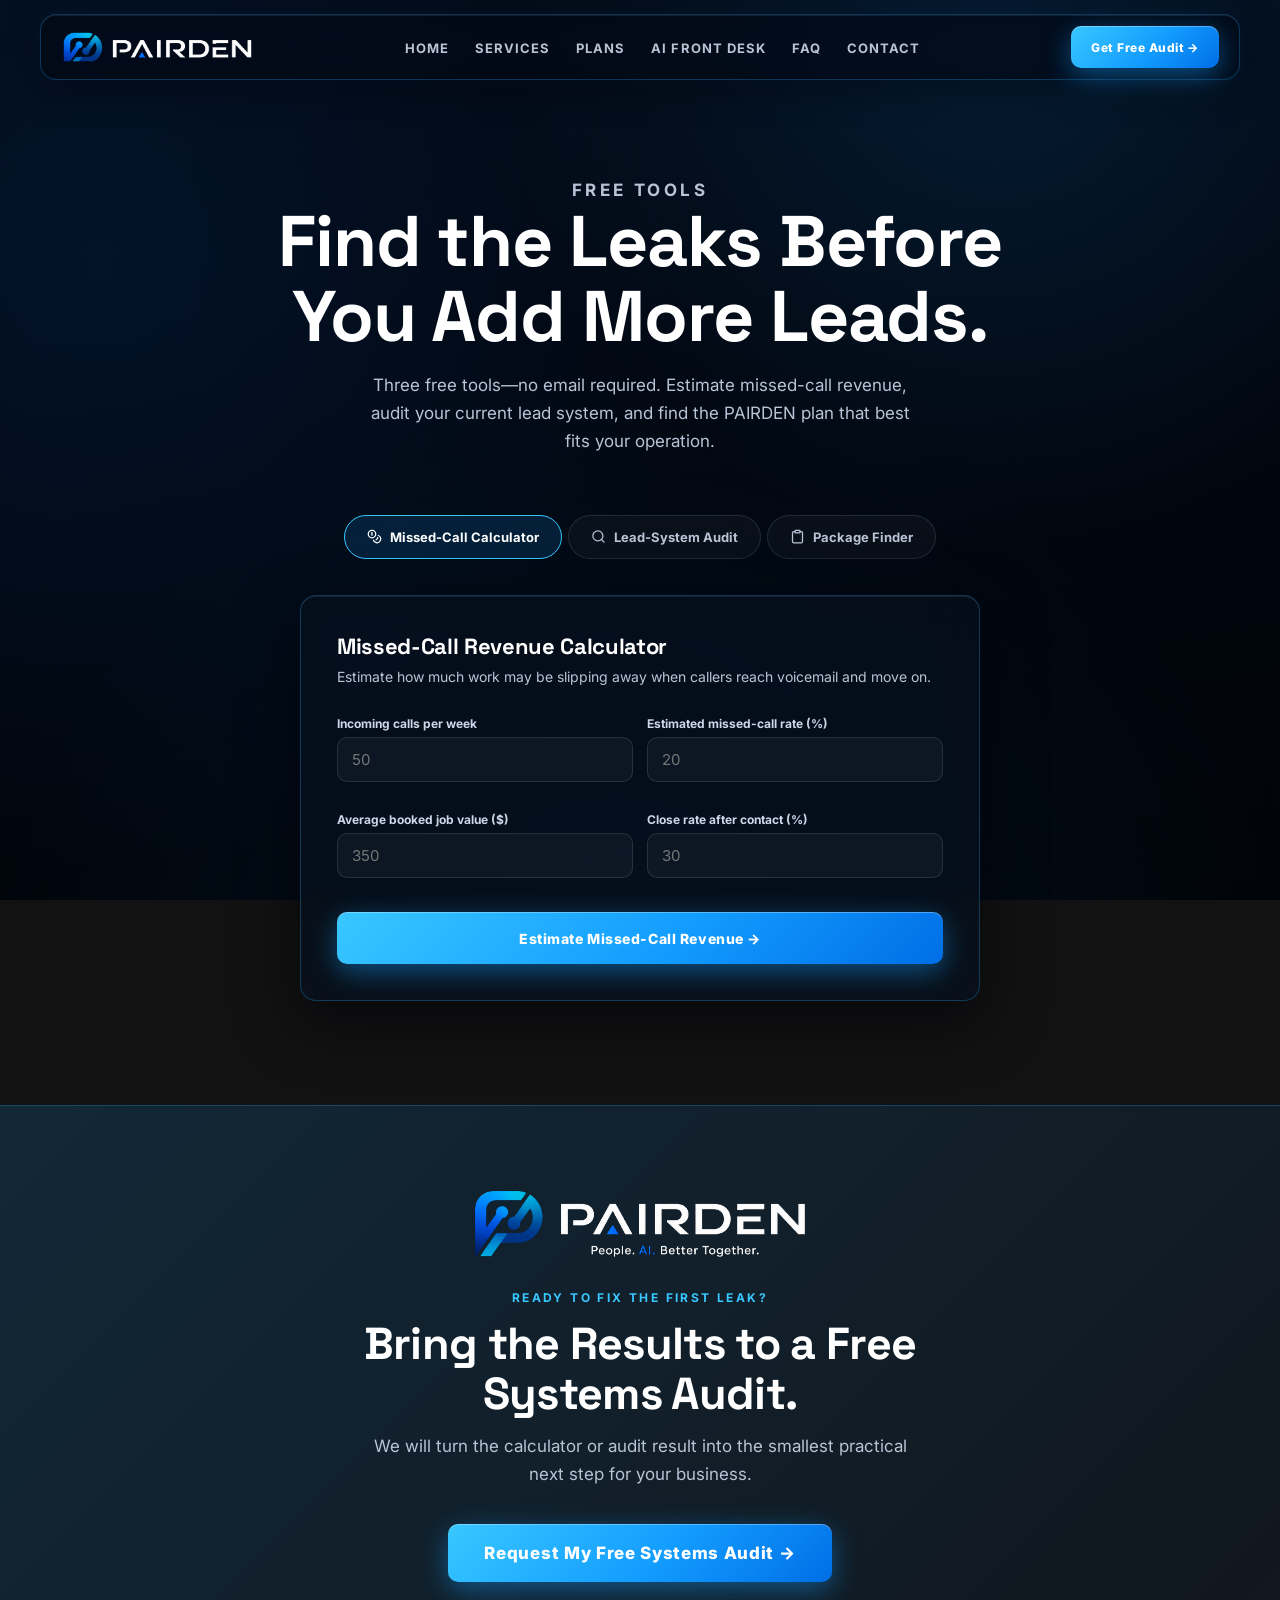
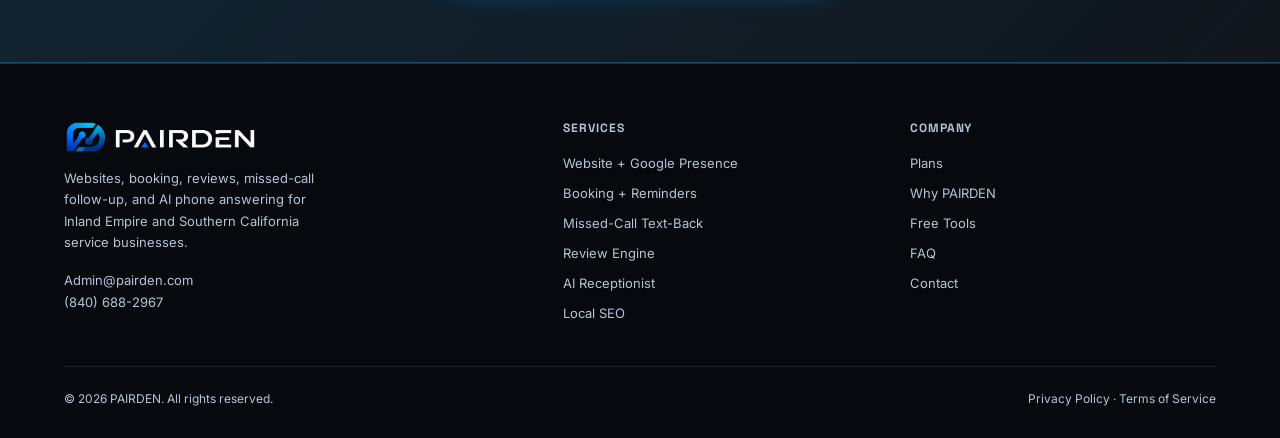
<file: tools.html>
<!doctype html>
<html lang="en">
<head>
  <meta charset="utf-8" />
  <meta name="viewport" content="width=device-width, initial-scale=1" />
  <title>Free Tools — PAIRDEN</title>
  <meta name="description" content="Free PAIRDEN tools for local service businesses: estimate missed-call revenue, audit lead-system gaps, and find the right package. No email required." />
  <link rel="icon" type="image/png" href="assets/pairden-icon.png" />
  <meta name="theme-color" content="#020711" />
  <meta property="og:title" content="Free Marketing Tools — PAIRDEN" />
  <meta property="og:description" content="Estimate missed-call revenue, audit your lead system, and find the right PAIRDEN package." />
  <meta property="og:type" content="website" />
  <meta property="og:url" content="https://pairden.com/tools" />
  <meta property="og:image" content="https://pairden.com/assets/pairden-social-card.png" />
  <meta name="twitter:card" content="summary_large_image" />
  <meta name="robots" content="index, follow" />
  <link rel="canonical" href="https://pairden.com/tools" />
  <link rel="preconnect" href="https://fonts.googleapis.com" />
  <link rel="preconnect" href="https://fonts.gstatic.com" crossorigin />
  <link href="https://fonts.googleapis.com/css2?family=Inter:wght@400;500;600;700;800&amp;family=JetBrains+Mono:wght@500;700&amp;family=Space+Grotesk:wght@500;600;700&amp;display=swap" rel="stylesheet" />
  <link rel="stylesheet" href="styles.css" />
  <style>
    .page-head { padding: 160px 0 24px; text-align: center; }
    .page-head p { color: var(--muted); font-size: 17px; line-height: 1.65; margin: 16px auto 0; max-width: 560px; }
    @media (max-width: 600px) { .page-head { padding-top: 130px; } }
  </style>
</head>
<body>
  <!-- SVG icon set -->
  <svg xmlns="http://www.w3.org/2000/svg" style="display:none">
    <symbol id="i-coins" viewBox="0 0 24 24" fill="none" stroke="currentColor" stroke-width="2" stroke-linecap="round" stroke-linejoin="round"><circle cx="8" cy="8" r="6"/><path d="M18.09 10.37A6 6 0 1 1 10.34 18"/><path d="M7 6h1v4"/><path d="m16.71 13.88.7.71-2.82 2.82"/></symbol>
    <symbol id="i-search" viewBox="0 0 24 24" fill="none" stroke="currentColor" stroke-width="2" stroke-linecap="round" stroke-linejoin="round"><circle cx="11" cy="11" r="8"/><path d="m21 21-4.3-4.3"/></symbol>
    <symbol id="i-clipboard" viewBox="0 0 24 24" fill="none" stroke="currentColor" stroke-width="2" stroke-linecap="round" stroke-linejoin="round"><rect width="8" height="4" x="8" y="2" rx="1" ry="1"/><path d="M16 4h2a2 2 0 0 1 2 2v14a2 2 0 0 1-2 2H6a2 2 0 0 1-2-2V6a2 2 0 0 1 2-2h2"/></symbol>
  </svg>

  <!-- ── Navigation ── -->
  <nav class="nav">
    <div class="nav-inner">
      <a href="index.html" class="nav-logo">
        <img src="assets/pairden-wordmark-white.png" alt="PAIRDEN" height="34" />
      </a>
      <ul class="nav-links">
        <li><a href="index.html">Home</a></li>
        <li><a href="index.html#services">Services</a></li>
        <li><a href="index.html#plans">Plans</a></li>
        <li><a href="frontdesk.html">AI Front Desk</a></li>
        <li><a href="faq.html">FAQ</a></li>
        <li><a href="index.html#contact">Contact</a></li>
      </ul>
      <a href="index.html#contact" class="btn-primary nav-cta">Get Free Audit →</a>
      <button class="nav-hamburger" id="navHamburger" aria-label="Open menu" aria-expanded="false" aria-controls="navMobileMenu">
        <span></span><span></span><span></span>
      </button>
    </div>
  </nav>
  <div class="nav-mobile-menu" id="navMobileMenu">
    <ul>
        <li><a href="index.html">Home</a></li>
        <li><a href="index.html#services">Services</a></li>
        <li><a href="index.html#plans">Plans</a></li>
        <li><a href="frontdesk.html">AI Front Desk</a></li>
        <li><a href="faq.html">FAQ</a></li>
        <li><a href="index.html#contact">Contact</a></li>
    </ul>
    <a href="index.html#contact" class="btn-primary">Get Free Audit →</a>
  </div>

  <!-- ── Interactive Tools ── -->
  <header class="page-head">
    <div class="container">
      <p class="eyebrow reveal">Free tools</p>
      <h1 class="reveal">Find the Leaks Before<br>You Add More Leads.</h1>
      <p class="reveal reveal-d1">Three free tools—no email required. Estimate missed-call revenue, audit your current lead system, and find the PAIRDEN plan that best fits your operation.</p>
    </div>
  </header>

  <section class="section-pad" id="tools" style="padding-top:36px">
    <div class="container">
      <div class="tools-tabs reveal">
        <button class="tools-tab active" data-tab="roi"><svg><use href="#i-coins"/></svg> Missed-Call Calculator</button>
        <button class="tools-tab" data-tab="audit"><svg><use href="#i-search"/></svg> Lead-System Audit</button>
        <button class="tools-tab" data-tab="pricing"><svg><use href="#i-clipboard"/></svg> Package Finder</button>
      </div>

      <!-- Missed-call calculator -->
      <div class="tools-panel active" id="tab-roi">
        <div class="tool-card glass-card reveal">
          <h3>Missed-Call Revenue Calculator</h3>
          <p>Estimate how much work may be slipping away when callers reach voicemail and move on.</p>
          <div class="tool-2col">
            <div class="tool-field">
              <label for="missed-weekly-calls">Incoming calls per week</label>
              <input type="number" id="missed-weekly-calls" placeholder="50" min="0" />
            </div>
            <div class="tool-field">
              <label for="missed-rate">Estimated missed-call rate (%)</label>
              <input type="number" id="missed-rate" placeholder="20" min="0" max="100" />
            </div>
            <div class="tool-field">
              <label for="missed-job-value">Average booked job value ($)</label>
              <input type="number" id="missed-job-value" placeholder="350" min="0" />
            </div>
            <div class="tool-field">
              <label for="missed-close-rate">Close rate after contact (%)</label>
              <input type="number" id="missed-close-rate" placeholder="30" min="0" max="100" />
            </div>
          </div>
          <button class="btn-primary" onclick="calcMissedCalls()" style="margin-top:18px;width:100%">Estimate Missed-Call Revenue →</button>
          <div class="tool-result" id="roi-result">
            <div class="tool-result-grid">
              <div>
                <div class="tool-result-label">Missed calls / month</div>
                <div class="tool-result-value" id="roi-current">—</div>
              </div>
              <div>
                <div class="tool-result-label">Recoverable jobs</div>
                <div class="tool-result-value" id="roi-projected" style="color:var(--accent-pale)">—</div>
              </div>
              <div>
                <div class="tool-result-label">Revenue opportunity</div>
                <div class="tool-result-value" id="roi-uplift">—</div>
              </div>
            </div>
            <div class="tool-result-sub" id="roi-sub"></div>
          </div>
        </div>
      </div>

      <!-- Free Audit Quiz -->
      <div class="tools-panel" id="tab-audit">
        <div class="tool-card glass-card">
          <h3>Lead-System Audit</h3>
          <p>Answer 6 quick questions and get a lead-system score based on visibility, response speed, booking, reviews, and call coverage.</p>
          <div id="audit-questions">
            <div class="quiz-question" data-q="0">
              <p>1. Can local customers find and trust you online?</p>
              <div class="quiz-options">
                <button class="quiz-opt" data-q="0" data-val="10">Modern website + complete Google profile</button>
                <button class="quiz-opt" data-q="0" data-val="6">One is solid, the other needs work</button>
                <button class="quiz-opt" data-q="0" data-val="2">Both are outdated or incomplete</button>
                <button class="quiz-opt" data-q="0" data-val="0">We barely show up online</button>
              </div>
            </div>
            <div class="quiz-question" data-q="1">
              <p>2. What happens when you miss a business call?</p>
              <div class="quiz-options">
                <button class="quiz-opt" data-q="1" data-val="10">An automated text or receptionist responds</button>
                <button class="quiz-opt" data-q="1" data-val="6">We call back the same day</button>
                <button class="quiz-opt" data-q="1" data-val="2">They reach voicemail and we check later</button>
                <button class="quiz-opt" data-q="1" data-val="0">There is no consistent follow-up</button>
              </div>
            </div>
            <div class="quiz-question" data-q="2">
              <p>3. How do customers book and receive reminders?</p>
              <div class="quiz-options">
                <button class="quiz-opt" data-q="2" data-val="10">Online booking, deposits, and reminders</button>
                <button class="quiz-opt" data-q="2" data-val="6">Online booking without reminders</button>
                <button class="quiz-opt" data-q="2" data-val="2">Everything is handled by phone</button>
                <button class="quiz-opt" data-q="2" data-val="0">We do not have a consistent booking system</button>
              </div>
            </div>
            <div class="quiz-question" data-q="3">
              <p>4. How consistently do completed jobs generate reviews?</p>
              <div class="quiz-options">
                <button class="quiz-opt" data-q="3" data-val="10">Every customer is asked automatically</button>
                <button class="quiz-opt" data-q="3" data-val="6">We ask manually most of the time</button>
                <button class="quiz-opt" data-q="3" data-val="2">We ask occasionally</button>
                <button class="quiz-opt" data-q="3" data-val="0">We rarely or never ask</button>
              </div>
            </div>
            <div class="quiz-question" data-q="4">
              <p>5. How quickly does someone respond to a website inquiry?</p>
              <div class="quiz-options">
                <button class="quiz-opt" data-q="4" data-val="10">Within 5 minutes</button>
                <button class="quiz-opt" data-q="4" data-val="6">Within the same day</button>
                <button class="quiz-opt" data-q="4" data-val="2">Within a few days</button>
                <button class="quiz-opt" data-q="4" data-val="0">Response time is inconsistent</button>
              </div>
            </div>
            <div class="quiz-question" data-q="5">
              <p>6. Who answers calls outside normal business hours?</p>
              <div class="quiz-options">
                <button class="quiz-opt" data-q="5" data-val="10">A trained person or configured system</button>
                <button class="quiz-opt" data-q="5" data-val="6">We have limited after-hours coverage</button>
                <button class="quiz-opt" data-q="5" data-val="2">Calls go to voicemail</button>
                <button class="quiz-opt" data-q="5" data-val="0">The owner's personal cell is the only option</button>
              </div>
            </div>
          </div>
          <div id="audit-result" style="display:none;text-align:center;padding:10px 0">
            <div style="display:flex;justify-content:center;margin-bottom:16px">
              <div class="quiz-score-ring" id="scoreRing">
                <span class="quiz-score-num" id="scoreNum">0</span>
                <span class="quiz-score-lbl">/ 60</span>
              </div>
            </div>
            <div style="font-size:20px;font-weight:800;margin-bottom:8px" id="scoreLabel"></div>
            <div style="color:var(--muted);font-size:13px;line-height:1.65;max-width:420px;margin:0 auto 20px" id="scoreDesc"></div>
            <a href="index.html#contact" class="btn-primary" style="display:inline-flex">Get My Free Full Audit →</a>
            <button onclick="retakeAudit()" style="display:block;margin:12px auto 0;background:none;border:none;color:var(--muted);font-size:12px;cursor:pointer;text-decoration:underline">Retake Quiz</button>
          </div>
        </div>
      </div>

      <!-- Pricing Estimator -->
      <div class="tools-panel" id="tab-pricing">
        <div class="tool-card glass-card">
          <h3>PAIRDEN Package Finder</h3>
          <p>Answer three questions to see which of the three connected plans is the most practical starting point.</p>
          <div class="tool-field">
            <label for="pe-type">Team size</label>
            <select id="pe-type">
              <option value="">— Select —</option>
              <option value="solo">Solo owner</option>
              <option value="small">2–3 people</option>
              <option value="developed">4+ people or multiple crews</option>
            </select>
          </div>
          <div class="tool-field">
            <label for="pe-rev">Biggest lead-system gap</label>
            <select id="pe-rev">
              <option value="">— Select —</option>
              <option value="visibility">Website and Google presence</option>
              <option value="missed">Missed calls and slow follow-up</option>
              <option value="booking">Booking, reminders, and no-shows</option>
              <option value="complete">Several pieces need to work together</option>
            </select>
          </div>
          <div class="tool-field">
            <label for="pe-goal">Phone coverage needed</label>
            <select id="pe-goal">
              <option value="">— Select —</option>
              <option value="none">No AI phone coverage right now</option>
              <option value="afterhours">After-hours or overflow coverage</option>
              <option value="full">Every call answered 24/7</option>
            </select>
          </div>
          <button class="btn-primary" onclick="calcPricing()" style="margin-top:18px;width:100%">Find My Starting Plan →</button>
          <div class="tool-result" id="pricing-result">
            <div class="tool-result-label">Recommended starting point</div>
            <div class="tool-result-value" id="pricing-range" style="color:#fff"></div>
            <div class="tool-result-sub" id="pricing-includes" style="margin-top:10px"></div>
            <div style="margin-top:14px;padding-top:14px;border-top:1px solid rgba(150,167,192,0.12);font-size:12px;color:var(--muted)">
              This recommendation is directional. The free systems audit confirms the right plan, setup details, and any individual service that may be a better first step.
            </div>
          </div>
        </div>
      </div>

    </div>
  </section>

  <!-- ── CTA Band ── -->
  <section class="cta-band">
    <div class="container">
      <img src="assets/pairden-lockup-white.png" alt="PAIRDEN — People. AI. Better Together." class="cta-wordmark reveal" />
      <p class="eyebrow reveal" style="text-align:center">Ready to fix the first leak?</p>
      <h2 class="reveal">Bring the Results to a Free<br>Systems Audit.</h2>
      <p class="reveal reveal-d1">We will turn the calculator or audit result into the smallest practical next step for your business.</p>
      <div class="cta-actions reveal reveal-d2">
        <a href="index.html#contact" class="btn-primary" style="font-size:17px;min-height:58px;padding:0 36px">
          Request My Free Systems Audit →
        </a>
      </div>
    </div>
  </section>

  <!-- ── Footer ── -->
  <footer>
    <div class="container">
      <div class="footer-grid">
        <div class="footer-brand">
          <img src="assets/pairden-wordmark-white.png" alt="PAIRDEN" class="footer-wordmark" />
          <p>Websites, booking, reviews, missed-call follow-up, and AI phone answering for Inland Empire and Southern California service businesses.</p>
          <div class="footer-contact">
            <a href="mailto:Admin@pairden.com">Admin@pairden.com</a>
            <a href="tel:+18406882967">(840) 688-2967</a>
          </div>
        </div>
        <div class="footer-col">
          <h4>Services</h4>
          <ul>
            <li><a href="index.html#services">Website + Google Presence</a></li>
            <li><a href="index.html#services">Booking + Reminders</a></li>
            <li><a href="index.html#services">Missed-Call Text-Back</a></li>
            <li><a href="index.html#services">Review Engine</a></li>
            <li><a href="frontdesk.html">AI Receptionist</a></li>
            <li><a href="index.html#services">Local SEO</a></li>
          </ul>
        </div>
        <div class="footer-col">
          <h4>Company</h4>
          <ul>
            <li><a href="index.html#plans">Plans</a></li>
            <li><a href="index.html#about">Why PAIRDEN</a></li>
            <li><a href="tools.html">Free Tools</a></li>
            <li><a href="faq.html">FAQ</a></li>
            <li><a href="index.html#contact">Contact</a></li>
          </ul>
        </div>
      </div>
      <div class="footer-bottom">
        <span>© 2026 PAIRDEN. All rights reserved.</span>
        <span><a href="privacy.html">Privacy Policy</a> · <a href="terms.html">Terms of Service</a></span>
      </div>
    </div>
  </footer>

  <button class="scroll-top-btn" id="scrollTopBtn" aria-label="Back to top" title="Back to top">↑</button>
  <script src="site.js" defer></script>
  <script>
    /* ── Tools tabs ── */
    document.querySelectorAll(".tools-tab").forEach(btn => {
      btn.addEventListener("click", () => {
        document.querySelectorAll(".tools-tab").forEach(b => b.classList.remove("active"));
        document.querySelectorAll(".tools-panel").forEach(p => p.classList.remove("active"));
        btn.classList.add("active");
        document.getElementById("tab-" + btn.dataset.tab).classList.add("active");
      });
    });

    /* ── Missed-call calculator ── */
    function calcMissedCalls() {
      const weeklyCalls = parseFloat(document.getElementById("missed-weekly-calls").value) || 0;
      const missedRate  = parseFloat(document.getElementById("missed-rate").value) || 0;
      const jobValue    = parseFloat(document.getElementById("missed-job-value").value) || 0;
      const closeRate   = parseFloat(document.getElementById("missed-close-rate").value) || 0;
      if (!weeklyCalls || !missedRate || !jobValue || !closeRate || missedRate > 100 || closeRate > 100) {
        alert("Please enter valid values in all four fields. Percentages must be between 1 and 100.");
        return;
      }
      const monthlyCalls = weeklyCalls * 4.33;
      const missedCalls = monthlyCalls * (missedRate / 100);
      const recoverableJobs = missedCalls * (closeRate / 100);
      const revenueOpportunity = recoverableJobs * jobValue;
      const fmt = n => "$" + Math.round(n).toLocaleString();
      document.getElementById("roi-current").textContent = Math.round(missedCalls).toLocaleString();
      document.getElementById("roi-projected").textContent = recoverableJobs.toFixed(1);
      document.getElementById("roi-uplift").textContent = fmt(revenueOpportunity);
      document.getElementById("roi-sub").textContent = "This estimate assumes " + weeklyCalls.toLocaleString() + " incoming calls per week, a " + missedRate + "% missed-call rate, and a " + closeRate + "% close rate after contact. It illustrates opportunity, not guaranteed recovered revenue.";
      document.getElementById("roi-result").classList.add("visible");
    }

    /* ── Audit Quiz ── */
    const auditAnswers = {};
    document.querySelectorAll(".quiz-opt").forEach(btn => {
      btn.addEventListener("click", () => {
        const q = btn.dataset.q;
        document.querySelectorAll(`.quiz-opt[data-q="${q}"]`).forEach(b => b.classList.remove("selected"));
        btn.classList.add("selected");
        auditAnswers[q] = parseInt(btn.dataset.val);
        if (Object.keys(auditAnswers).length === 6) {
          setTimeout(showAuditResult, 400);
        }
      });
    });
    function showAuditResult() {
      const score = Object.values(auditAnswers).reduce((a, b) => a + b, 0);
      const pct   = Math.round((score / 60) * 100);
      document.getElementById("scoreNum").textContent = score;
      document.getElementById("scoreRing").style.setProperty("--pct", pct + "%");
      let label, desc;
      if (score >= 48) {
        label = "Strong Lead System";
        desc  = "Your core response and follow-up system is in good shape. The next step is tightening reporting, finding smaller leaks, and improving the handoffs that still depend on memory.";
      } else if (score >= 30) {
        label = "Ready to Connect";
        desc  = "You have several useful pieces, but they are not working as one system yet. Booking, missed-call follow-up, reviews, or response speed is likely the best first connection.";
      } else if (score >= 15) {
        label = "High Opportunity";
        desc  = "Multiple operational gaps are likely costing conversations before they become booked work. Start with the single leak that can be measured most clearly, then build from there.";
      } else {
        label = "Critical Gaps";
        desc  = "The current process relies heavily on manual response and memory. A basic online foundation plus one fast follow-up system would create the clearest immediate improvement.";
      }
      document.getElementById("scoreLabel").textContent = label;
      document.getElementById("scoreDesc").textContent  = desc;
      document.getElementById("audit-questions").style.display = "none";
      document.getElementById("audit-result").style.display    = "block";
    }
    function retakeAudit() {
      Object.keys(auditAnswers).forEach(k => delete auditAnswers[k]);
      document.querySelectorAll(".quiz-opt").forEach(b => b.classList.remove("selected"));
      document.getElementById("audit-questions").style.display = "";
      document.getElementById("audit-result").style.display    = "none";
    }

    /* ── Pricing Estimator ── */
    function calcPricing() {
      const type = document.getElementById("pe-type").value;
      const rev  = document.getElementById("pe-rev").value;
      const goal = document.getElementById("pe-goal").value;
      if (!type || !rev || !goal) { alert("Please answer all three fields."); return; }
      let plan = "Growth Engine";
      if (type === "developed" || rev === "complete" || goal === "full") plan = "AI Front Office";
      else if (type === "solo" && rev === "visibility" && goal === "none") plan = "Online Foundation";

      const details = {
        "Online Foundation": {
          price: "$147 /mo",
          text: "$250 setup. Professional 3-page website, Google Business Profile optimization, instant-quote routing, hosting, updates, and monthly snapshot reporting."
        },
        "Growth Engine": {
          price: "$397 /mo",
          text: "$500 setup. Adds a multi-page site, booking with deposits, SMS reminders, missed-call text-back, review automation, and monthly performance reporting."
        },
        "AI Front Office": {
          price: "$997 /mo",
          text: "$997 setup. Adds a full 24/7 AI receptionist, local SEO, website chat, quarterly win-back campaigns, priority support, and a monthly strategy call."
        }
      }[plan];
      const afterHoursNote = goal === "afterhours" && plan !== "AI Front Office"
        ? " An individual After-Hours AI Receptionist can also be added from $197/month."
        : "";
      document.getElementById("pricing-range").textContent = plan + " · " + details.price;
      document.getElementById("pricing-includes").textContent = details.text + afterHoursNote;
      document.getElementById("pricing-result").classList.add("visible");
    }
  </script>
</body>
</html>
</file>
<file: styles.css>
/* ═══════════════════════════════════════════════════════════════════
   PAIRDEN — SHARED DESIGN SYSTEM
   Premium futuristic dark mode · near-black + electric blue glow
   Palette: bg #020711 · blue #139dff · bright #39C7FF · deep #006EE6
   ═══════════════════════════════════════════════════════════════════ */

*, *::before, *::after { box-sizing: border-box; margin: 0; padding: 0; }

:root {
  /* Brand tokens */
  --bg-main:       #020711;
  --bg-secondary:  #06101D;
  --card-bg:       rgba(6, 16, 29, 0.72);
  --card-border:   rgba(38, 169, 255, 0.55);
  --accent:        #139DFF;   /* blue primary */
  --accent-bright: #39C7FF;   /* cyan-blue for accent text on dark */
  --accent-pale:   #8FDCFF;   /* pale cyan for small accent text */
  --accent-deep:   #006EE6;
  --text:          #FFFFFF;
  --muted:         #B8C4D6;
  --green:         #39C7FF;   /* legacy alias — success accents now cyan */

  /* Surfaces */
  --glass:           var(--card-bg);
  --glass-strong:    rgba(6, 16, 29, 0.9);
  --glass-border:    rgba(38, 169, 255, 0.28);
  --glass-border-hi: var(--card-border);
  --line:            rgba(184, 196, 214, 0.14);
  --highlight:       rgba(255, 255, 255, 0.08);
  --shadow:          0 20px 60px rgba(0, 2, 8, 0.6);
  --glow:            0 0 24px rgba(19, 157, 255, 0.25);

  /* Type */
  --font-head: "Space Grotesk", "Inter", ui-sans-serif, system-ui, sans-serif;
  --font-body: "Inter", ui-sans-serif, system-ui, -apple-system, sans-serif;
  --font-mono: "JetBrains Mono", ui-monospace, SFMono-Regular, Menlo, monospace;

  /* Radii */
  --r-sm: 10px; --r: 16px; --r-lg: 22px;

  font-family: var(--font-body);
  color-scheme: dark;
}

html { scroll-behavior: smooth; }
body {
  background:
    radial-gradient(900px circle at 78% 6%, rgba(19,157,255,0.13), transparent 55%),
    radial-gradient(1100px circle at 8% 30%, rgba(0,110,230,0.10), transparent 55%),
    radial-gradient(1200px circle at 50% 115%, rgba(19,157,255,0.08), transparent 55%),
    linear-gradient(170deg, #030A16, var(--bg-main) 40%, #010409);
  background-attachment: fixed;
  color: var(--text);
  min-height: 100vh;
  overflow-x: hidden;
  -webkit-font-smoothing: antialiased;
  text-rendering: optimizeLegibility;
}
img { display: block; max-width: 100%; }
a   { color: inherit; text-decoration: none; }
::selection { background: rgba(19,157,255,0.4); color: #fff; }
::-webkit-scrollbar { width: 10px; height: 10px; }
::-webkit-scrollbar-thumb {
  background: rgba(19,157,255,0.4);
  border: 2px solid transparent; border-radius: 999px; background-clip: padding-box;
}
::-webkit-scrollbar-thumb:hover { background: rgba(57,199,255,0.55); background-clip: padding-box; }

/* ── Typography ─────────────────────────────────────────────── */
h1, h2, h3, h4 { font-family: var(--font-head); letter-spacing: -0.015em; }
h1 { font-size: clamp(2.5rem, 5.6vw, 4.6rem); font-weight: 700; line-height: 1.05; }
h2 { font-size: clamp(1.8rem, 3.6vw, 2.8rem); font-weight: 700; line-height: 1.12; }
h3 { font-size: 1.125rem; font-weight: 700; margin-bottom: 8px; }
.eyebrow {
  color: var(--accent-bright);
  font-size: 12px; font-weight: 700;
  letter-spacing: 0.2em; text-transform: uppercase;
  margin-bottom: 14px;
}
.accent { color: var(--accent-bright); }
.grad-text {
  background: linear-gradient(100deg, var(--accent-bright), var(--accent) 55%, var(--accent-deep));
  -webkit-background-clip: text; background-clip: text;
  -webkit-text-fill-color: transparent; color: transparent;
}

/* ── Layout ─────────────────────────────────────────────────── */
.container { margin: 0 auto; max-width: 1200px; padding: 0 24px; }
section { position: relative; }
.section-pad { padding: 104px 0; }
.section-header { margin-bottom: 60px; text-align: center; }
.section-header p:not(.eyebrow) { color: var(--muted); font-size: 17px; line-height: 1.65; margin: 16px auto 0; max-width: 580px; }
.section-tint {
  background: linear-gradient(180deg, rgba(6,16,29,0), rgba(6,16,29,0.65) 18%, rgba(6,16,29,0.65) 82%, rgba(6,16,29,0));
}

/* ── Buttons ────────────────────────────────────────────────── */
.btn-primary {
  align-items: center; justify-content: center; display: inline-flex; gap: 8px;
  background: linear-gradient(135deg, var(--accent-bright), var(--accent) 55%, var(--accent-deep));
  border: none; border-radius: var(--r-sm);
  color: #fff; cursor: pointer;
  font-family: var(--font-body); font-size: 14px; font-weight: 800;
  letter-spacing: 0.04em;
  min-height: 52px; padding: 0 28px; text-decoration: none;
  box-shadow: 0 8px 28px rgba(19,157,255,0.45), inset 0 1px 0 rgba(255,255,255,0.3);
  transition: transform 0.2s ease, box-shadow 0.2s ease, filter 0.2s ease;
}
.btn-primary:hover {
  transform: translateY(-2px); filter: brightness(1.08);
  box-shadow: 0 14px 40px rgba(19,157,255,0.6), inset 0 1px 0 rgba(255,255,255,0.35);
}
.btn-ghost {
  align-items: center; justify-content: center; display: inline-flex; gap: 8px;
  background: rgba(255,255,255,0.03);
  border: 1px solid var(--glass-border); border-radius: var(--r-sm);
  color: var(--text); cursor: pointer;
  -webkit-backdrop-filter: blur(8px); backdrop-filter: blur(8px);
  font-family: var(--font-body); font-size: 15px; font-weight: 700;
  min-height: 52px; padding: 0 24px; text-decoration: none;
  transition: background 0.2s, border-color 0.2s, box-shadow 0.2s;
}
.btn-ghost:hover { background: rgba(19,157,255,0.08); border-color: var(--glass-border-hi); box-shadow: var(--glow); }

/* ── Glass card base ────────────────────────────────────────── */
.glass-card {
  background: var(--card-bg);
  border: 1px solid var(--glass-border);
  border-radius: var(--r);
  -webkit-backdrop-filter: blur(18px) saturate(140%);
  backdrop-filter: blur(18px) saturate(140%);
  box-shadow: var(--shadow), inset 0 1px 0 var(--highlight);
}
.glass-lift { transition: transform 0.3s cubic-bezier(0.22,1,0.36,1), box-shadow 0.3s ease, border-color 0.3s ease; }
.glass-lift:hover {
  transform: translateY(-4px);
  border-color: var(--glass-border-hi);
  box-shadow: 0 24px 60px rgba(0,2,8,0.65), 0 0 30px rgba(19,157,255,0.22), inset 0 1px 0 var(--highlight);
}

/* ── SVG icon chip ──────────────────────────────────────────── */
.icon-chip {
  align-items: center; display: flex; justify-content: center; flex-shrink: 0;
  background: linear-gradient(150deg, rgba(19,157,255,0.18), rgba(19,157,255,0.04));
  border: 1px solid rgba(38,169,255,0.4);
  border-radius: 12px;
  color: var(--accent-bright);
  height: 52px; width: 52px;
  margin-bottom: 16px;
  box-shadow: 0 0 18px rgba(19,157,255,0.15);
}
.icon-chip svg { height: 24px; width: 24px; }

/* ── Nav — floating glass pill bar ──────────────────────────── */
.nav {
  left: 0; right: 0; top: 0; position: fixed; z-index: 100;
  padding: 14px 20px 0;
  pointer-events: none;
}
.nav-inner {
  pointer-events: auto;
  align-items: center; display: flex; gap: 28px; justify-content: space-between;
  margin: 0 auto; max-width: 1200px; min-height: 66px; padding: 0 20px;
  background: rgba(3, 9, 20, 0.72);
  border: 1px solid var(--glass-border);
  border-radius: 16px;
  -webkit-backdrop-filter: blur(20px) saturate(140%);
  backdrop-filter: blur(20px) saturate(140%);
  box-shadow: 0 8px 32px rgba(0,2,8,0.5), 0 0 20px rgba(19,157,255,0.08), inset 0 1px 0 var(--highlight);
}
.nav-logo { align-items: center; display: flex; flex-shrink: 0; }
.nav-logo img { height: 34px; max-width: 235px; object-fit: contain; width: auto; }
.nav-links { align-items: center; display: flex; gap: 26px; list-style: none; }
.nav-links a {
  color: var(--muted); font-size: 13px; font-weight: 700;
  letter-spacing: 0.08em; text-transform: uppercase;
  transition: color 0.15s;
}
.nav-links a:hover, .nav-links a[aria-current="page"] { color: var(--accent-bright); }
.nav-cta { flex-shrink: 0; min-height: 42px; font-size: 12px; padding: 0 20px; }
.nav-hamburger {
  background: none; border: 1px solid var(--glass-border); border-radius: 8px;
  color: var(--text); cursor: pointer; display: none;
  flex-direction: column; gap: 5px; height: 40px; justify-content: center;
  padding: 0 10px; width: 44px;
}
.nav-hamburger span { background: var(--text); border-radius: 2px; display: block; height: 2px; transition: transform 0.2s, opacity 0.2s; width: 20px; }
.nav-hamburger.open span:nth-child(1) { transform: translateY(7px) rotate(45deg); }
.nav-hamburger.open span:nth-child(2) { opacity: 0; }
.nav-hamburger.open span:nth-child(3) { transform: translateY(-7px) rotate(-45deg); }
.nav-mobile-menu {
  background: rgba(2,7,17,0.97);
  -webkit-backdrop-filter: blur(20px); backdrop-filter: blur(20px);
  border: 1px solid var(--glass-border); border-radius: 16px;
  display: none; left: 20px; right: 20px; top: 92px; position: fixed; z-index: 99;
  padding: 16px 20px 22px;
}
.nav-mobile-menu.open { display: block; }
.nav-mobile-menu ul { display: grid; gap: 2px; list-style: none; }
.nav-mobile-menu a:not(.btn-primary) {
  border-bottom: 1px solid rgba(184,196,214,0.08);
  color: var(--text); display: block; font-size: 16px; font-weight: 600; padding: 12px 0;
}
.nav-mobile-menu .btn-primary { margin-top: 16px; width: 100%; }

/* ── Footer ─────────────────────────────────────────────────── */
footer {
  background: rgba(2,6,14,0.7);
  border-top: 1px solid var(--glass-border);
  padding: 56px 0 32px;
}
.footer-grid { display: grid; gap: 40px; grid-template-columns: 1.5fr 1fr 1fr; margin-bottom: 44px; }
.footer-brand p { color: var(--muted); font-size: 13px; line-height: 1.65; margin-top: 14px; max-width: 280px; }
.footer-wordmark { height: 34px; max-width: 280px; object-fit: contain; width: auto; margin-bottom: 6px; }
.footer-contact { display: grid; gap: 6px; margin-top: 18px; }
.footer-contact a { color: var(--muted); font-size: 13px; transition: color 0.15s; }
.footer-contact a:hover { color: var(--accent-bright); }
.footer-col h4 { color: var(--muted); font-size: 12px; font-weight: 700; letter-spacing: 0.08em; margin-bottom: 16px; text-transform: uppercase; }
.footer-col ul { display: grid; gap: 10px; list-style: none; }
.footer-col a { color: var(--muted); font-size: 13px; transition: color 0.15s; }
.footer-col a:hover { color: var(--text); }
.footer-bottom {
  border-top: 1px solid var(--line);
  color: var(--muted); display: flex; flex-wrap: wrap;
  font-size: 12px; gap: 20px; justify-content: space-between; padding-top: 24px;
}
.footer-bottom a:hover { color: var(--text); }

/* ── Forms ──────────────────────────────────────────────────── */
.form-group { margin-bottom: 13px; }
.form-group label, .svc-label, .tool-field label {
  color: #CBD8EA; display: block; font-size: 12px; font-weight: 700; margin-bottom: 6px;
}
.form-group input, .form-group select, .form-group textarea,
.tool-field input, .tool-field select {
  background: rgba(255,255,255,0.04);
  border: 1px solid var(--line); border-radius: var(--r-sm);
  color: var(--text); font-family: inherit; font-size: 15px;
  outline: none; padding: 12px 14px; width: 100%;
  transition: border-color 0.15s, box-shadow 0.15s;
}
.form-group input:focus, .form-group select:focus, .form-group textarea:focus,
.tool-field input:focus, .tool-field select:focus {
  border-color: rgba(38,169,255,0.7);
  box-shadow: 0 0 0 3px rgba(19,157,255,0.18);
}
.form-group select option, .tool-field select option { background: var(--bg-secondary); }
.form-group textarea { min-height: 80px; resize: vertical; }
.form-row { display: grid; gap: 12px; grid-template-columns: 1fr 1fr; }
.form-error-msg { color: var(--accent-pale); display: none; font-size: 12px; margin-top: 8px; }

/* Service checkbox cards */
.svc-grid { display: grid; gap: 7px; grid-template-columns: 1fr 1fr; margin-bottom: 4px; }
.svc-card {
  align-items: center; display: flex; gap: 8px;
  background: rgba(255,255,255,0.03);
  border: 1.5px solid var(--line); border-radius: 9px;
  cursor: pointer; font-size: 12px; font-weight: 600;
  min-height: 44px; padding: 10px 12px;
  transition: border-color 0.15s, background 0.15s; user-select: none;
}
.svc-card:hover { border-color: var(--glass-border-hi); background: rgba(19,157,255,0.06); }
.svc-card.selected { background: rgba(19,157,255,0.14); border-color: var(--accent-bright); color: #fff; }
.svc-check-box {
  align-items: center; display: flex; justify-content: center; flex-shrink: 0;
  border: 1.5px solid rgba(184,196,214,0.35); border-radius: 4px;
  font-size: 10px; height: 16px; width: 16px;
  transition: background 0.15s, border-color 0.15s;
}
.svc-card.selected .svc-check-box { background: var(--accent-bright); border-color: var(--accent-bright); color: #021018; }

/* ── Chatbot ────────────────────────────────────────────────── */
.chat-bubble {
  align-items: center; display: flex; justify-content: center;
  background: linear-gradient(135deg, var(--accent-bright), var(--accent-deep));
  border: none; border-radius: 50%;
  bottom: 22px; right: 22px; position: fixed; z-index: 300;
  box-shadow: 0 8px 30px rgba(19,157,255,0.5), inset 0 1px 0 rgba(255,255,255,0.25);
  color: #fff; cursor: pointer; font-size: 22px;
  height: 58px; width: 58px;
  transition: transform 0.2s, box-shadow 0.2s;
}
.chat-bubble:hover { transform: scale(1.08); box-shadow: 0 10px 38px rgba(19,157,255,0.65); }
.chat-panel {
  background: var(--glass-strong);
  border: 1px solid var(--glass-border-hi); border-radius: var(--r-lg);
  -webkit-backdrop-filter: blur(22px) saturate(140%); backdrop-filter: blur(22px) saturate(140%);
  bottom: 92px; right: 22px; position: fixed; z-index: 299;
  box-shadow: 0 16px 60px rgba(0,2,8,0.7), 0 0 26px rgba(19,157,255,0.12);
  display: flex; flex-direction: column;
  max-height: 520px; overflow: hidden; width: 340px;
  opacity: 0; pointer-events: none;
  transform: scale(0.92) translateY(12px); transform-origin: bottom right;
  transition: opacity 0.2s, transform 0.2s;
}
.chat-panel.open { opacity: 1; pointer-events: auto; transform: scale(1) translateY(0); }
.chat-header {
  align-items: center; display: flex; gap: 10px; padding: 14px 16px;
  background: linear-gradient(135deg, rgba(19,157,255,0.2), rgba(19,157,255,0.05));
  border-bottom: 1px solid rgba(38,169,255,0.25);
}
.chat-header img { height: 30px; object-fit: contain; width: 30px; }
.chat-header-text strong { display: block; font-size: 14px; }
.chat-header-text span { color: var(--accent-bright); font-size: 11px; font-weight: 600; }
.chat-header-close { background: none; border: none; color: var(--muted); cursor: pointer; font-size: 18px; margin-left: auto; padding: 2px 6px; }
.chat-msgs { display: flex; flex: 1; flex-direction: column; gap: 10px; overflow-y: auto; padding: 16px; scroll-behavior: smooth; }
.chat-msgs::-webkit-scrollbar { width: 4px; }
.chat-msgs::-webkit-scrollbar-thumb { background: rgba(184,196,214,0.2); border-radius: 2px; }
.chat-msg { font-size: 13px; line-height: 1.55; max-width: 85%; }
.chat-msg.bot {
  align-self: flex-start;
  background: rgba(255,255,255,0.06); border: 1px solid var(--line);
  border-radius: 12px 12px 12px 2px; color: var(--text); padding: 10px 13px;
}
.chat-msg.user {
  align-self: flex-end;
  background: rgba(19,157,255,0.18); border: 1px solid rgba(38,169,255,0.35);
  border-radius: 12px 12px 2px 12px; color: #fff; padding: 10px 13px;
}
.chat-input-row { border-top: 1px solid var(--line); display: flex; gap: 8px; padding: 12px; }
.chat-input {
  background: rgba(255,255,255,0.04); border: 1px solid var(--line); border-radius: 8px;
  color: var(--text); flex: 1; font-family: inherit; font-size: 13px; outline: none; padding: 10px 12px;
  transition: border-color 0.15s;
}
.chat-input:focus { border-color: rgba(38,169,255,0.7); }
.chat-send {
  align-items: center; display: flex; justify-content: center;
  background: linear-gradient(135deg, var(--accent-bright), var(--accent-deep));
  border: none; border-radius: 8px; color: #fff; cursor: pointer;
  font-size: 14px; height: 38px; width: 38px;
}
.chat-opts { display: flex; flex-wrap: wrap; gap: 6px; padding: 0 12px 12px; }
.chat-opt {
  background: rgba(255,255,255,0.05); border: 1px solid var(--line); border-radius: 999px;
  color: var(--text); cursor: pointer; font-family: inherit; font-size: 12px; font-weight: 600;
  padding: 7px 12px; transition: background 0.15s, border-color 0.15s;
}
.chat-opt:hover { background: rgba(19,157,255,0.14); border-color: var(--glass-border-hi); }
.chat-typing {
  align-self: flex-start;
  background: rgba(255,255,255,0.06); border: 1px solid var(--line);
  border-radius: 12px 12px 12px 2px; padding: 10px 14px;
}
.chat-typing span {
  animation: chatDot 1.2s ease-in-out infinite;
  background: var(--muted); border-radius: 50%;
  display: inline-block; height: 6px; margin: 0 2px; width: 6px;
}
.chat-typing span:nth-child(2) { animation-delay: 0.2s; }
.chat-typing span:nth-child(3) { animation-delay: 0.4s; }
@keyframes chatDot { 0%,80%,100%{transform:translateY(0);opacity:.4} 40%{transform:translateY(-5px);opacity:1} }

/* ── Scroll-to-top ──────────────────────────────────────────── */
.scroll-top-btn {
  align-items: center; display: flex; justify-content: center;
  background: var(--glass-strong);
  border: 1px solid var(--line); border-radius: 50%;
  bottom: 96px; right: 24px; position: fixed; z-index: 290;
  box-shadow: 0 4px 16px rgba(0,2,8,0.5);
  color: var(--text); cursor: pointer; font-size: 18px; font-weight: 700;
  height: 44px; width: 44px;
  opacity: 0; pointer-events: none; transform: translateY(8px);
  transition: opacity 0.25s, transform 0.25s;
}
.scroll-top-btn.is-visible { opacity: 1; pointer-events: auto; transform: translateY(0); }
.scroll-top-btn:hover { border-color: var(--glass-border-hi); color: var(--accent-bright); }

/* ── CTA band ───────────────────────────────────────────────── */
.cta-band {
  background: linear-gradient(135deg, rgba(19,157,255,0.16), rgba(0,110,230,0.05));
  border-top: 1px solid rgba(38,169,255,0.3);
  border-bottom: 1px solid rgba(38,169,255,0.3);
  padding: 80px 0; text-align: center;
}
.cta-band h2 { margin-bottom: 14px; }
.cta-band > .container > p:not(.eyebrow) { color: var(--muted); font-size: 17px; line-height: 1.6; margin: 0 auto 36px; max-width: 540px; }
.cta-wordmark { display: block; height: 76px; margin: 0 auto 28px; max-width: min(560px, 90vw); object-fit: contain; opacity: 0.96; width: auto; }
.cta-actions { align-items: center; display: flex; flex-wrap: wrap; gap: 14px; justify-content: center; }

/* ── Tools (tools.html) ─────────────────────────────────────── */
.tools-tabs { display: flex; flex-wrap: wrap; gap: 6px; justify-content: center; margin-bottom: 36px; }
.tools-tab {
  align-items: center; display: inline-flex; gap: 8px;
  background: rgba(255,255,255,0.03); border: 1px solid var(--line); border-radius: 999px;
  color: var(--muted); cursor: pointer; font-family: inherit; font-size: 13px; font-weight: 700;
  min-height: 44px; padding: 10px 22px;
  transition: background 0.15s, color 0.15s, border-color 0.15s;
}
.tools-tab svg { height: 15px; width: 15px; }
.tools-tab:hover { border-color: var(--glass-border-hi); color: var(--text); }
.tools-tab.active { background: rgba(19,157,255,0.14); border-color: var(--accent-bright); color: #fff; }
.tools-panel { display: none; }
.tools-panel.active { display: block; }
.tool-card { margin: 0 auto; max-width: 680px; padding: 36px; }
.tool-card h3 { font-size: 22px; margin-bottom: 6px; }
.tool-card > p { color: var(--muted); font-size: 14px; line-height: 1.6; margin-bottom: 28px; }
.tool-field { margin-bottom: 16px; }
.tool-2col { display: grid; gap: 14px; grid-template-columns: 1fr 1fr; }
.tool-result {
  background: rgba(19,157,255,0.07); border: 1px solid rgba(38,169,255,0.3); border-radius: 12px;
  display: none; margin-top: 22px; padding: 20px 24px;
}
.tool-result.visible { display: block; }
.tool-result-label { color: var(--muted); font-size: 12px; font-weight: 700; letter-spacing: 0.1em; margin-bottom: 6px; text-transform: uppercase; }
.tool-result-value { color: var(--accent-bright); font-family: var(--font-mono); font-size: 30px; font-variant-numeric: tabular-nums; font-weight: 800; line-height: 1.1; }
.tool-result-sub { color: var(--muted); font-size: 13px; line-height: 1.6; margin-top: 8px; }
.tool-result-grid { display: grid; gap: 14px; grid-template-columns: 1fr 1fr 1fr; }
.quiz-question { margin-bottom: 22px; }
.quiz-question > p { font-size: 15px; font-weight: 600; margin-bottom: 12px; }
.quiz-options { display: grid; gap: 8px; grid-template-columns: 1fr 1fr; }
.quiz-opt {
  background: rgba(255,255,255,0.03); border: 1.5px solid var(--line); border-radius: 9px;
  color: var(--text); cursor: pointer; font-family: inherit; font-size: 13px; font-weight: 600;
  min-height: 44px; padding: 11px 14px; text-align: left; width: 100%;
  transition: border-color 0.15s, background 0.15s;
}
.quiz-opt:hover { background: rgba(19,157,255,0.06); border-color: var(--glass-border-hi); }
.quiz-opt.selected { background: rgba(19,157,255,0.14); border-color: var(--accent-bright); }
.quiz-score-ring {
  --pct: 0%;
  align-items: center; display: inline-flex; flex-direction: column; justify-content: center;
  background: conic-gradient(var(--accent-bright) var(--pct), rgba(255,255,255,0.07) 0%);
  border-radius: 50%; height: 120px; margin-bottom: 8px; position: relative; width: 120px;
}
.quiz-score-ring::before {
  background: var(--bg-secondary); border-radius: 50%;
  content: ""; height: 90px; position: absolute; width: 90px;
}
.quiz-score-num { font-family: var(--font-mono); font-size: 28px; font-weight: 800; position: relative; z-index: 1; }
.quiz-score-lbl { color: var(--muted); font-size: 11px; font-weight: 700; position: relative; text-transform: uppercase; z-index: 1; }

/* ── FAQ accordion ──────────────────────────────────────────── */
.faq-list { display: grid; gap: 10px; margin: 0 auto; max-width: 720px; }
.faq-item { border-radius: 12px; overflow: hidden; transition: border-color 0.2s; }
.faq-item.open { border-color: var(--glass-border-hi); }
.faq-q {
  align-items: center; display: flex; gap: 14px; justify-content: space-between;
  background: none; border: none; color: var(--text); cursor: pointer;
  font-family: inherit; font-size: 15px; font-weight: 700;
  min-height: 44px; padding: 18px 22px; text-align: left; width: 100%;
}
.faq-q:hover { color: #fff; }
.faq-chevron { color: var(--accent-bright); flex-shrink: 0; font-size: 18px; transition: transform 0.25s; }
.faq-item.open .faq-chevron { transform: rotate(180deg); }
.faq-a {
  color: var(--muted); font-size: 14px; line-height: 1.7;
  max-height: 0; overflow: hidden; padding: 0 22px;
  transition: max-height 0.35s ease, padding 0.25s;
}
.faq-item.open .faq-a { max-height: 400px; padding: 0 22px 18px; }

/* ── Legal doc pages ────────────────────────────────────────── */
.doc { margin: 140px auto 60px; max-width: 760px; padding: 0 24px 80px; }
.doc h1 { font-size: clamp(1.9rem, 4vw, 2.6rem); margin-bottom: 8px; }
.doc .meta { color: var(--muted); font-size: 13px; margin-bottom: 48px; }
.doc h2 { font-size: 18px; margin: 36px 0 10px; }
.doc p, .doc li { color: rgba(255,255,255,0.82); font-size: 15px; line-height: 1.75; }
.doc ul { margin: 12px 0; padding-left: 20px; }
.doc li { margin-bottom: 6px; }
.doc a { color: var(--accent-bright); }
.doc a:hover { text-decoration: underline; }
.doc .divider { border: none; border-top: 1px solid var(--line); margin: 48px 0; }

/* ── Reveal-on-scroll ───────────────────────────────────────── */
.reveal { opacity: 0; transform: translateY(26px); transition: opacity 0.65s ease-out, transform 0.65s cubic-bezier(0.22,1,0.36,1); }
.reveal.in-view { opacity: 1; transform: translateY(0); }
.reveal-d1 { transition-delay: 0.08s; }
.reveal-d2 { transition-delay: 0.16s; }
.reveal-d3 { transition-delay: 0.24s; }

@keyframes blink { 0%,100%{opacity:1} 50%{opacity:0.3} }

/* ── Responsive ─────────────────────────────────────────────── */
@media (max-width: 900px) {
  .section-pad { padding: 68px 0; }
  .nav-links, .nav-cta { display: none; }
  .nav-hamburger { display: flex; }
  .footer-grid { grid-template-columns: 1fr 1fr; }
  .tool-2col, .tool-result-grid, .quiz-options { grid-template-columns: 1fr; }
  .tools-tabs { flex-wrap: nowrap; justify-content: flex-start; overflow-x: auto; padding-bottom: 4px; -webkit-overflow-scrolling: touch; }
  .tools-tab { flex-shrink: 0; }
  .tool-card { padding: 24px 20px; }
}
@media (max-width: 600px) {
  .container { padding: 0 16px; }
  .section-pad { padding: 56px 0; }
  .cta-band { padding: 56px 0; }
  .form-row, .svc-grid, .footer-grid { grid-template-columns: 1fr; }
  .chat-panel { bottom: 82px; right: 14px; width: min(340px, calc(100vw - 28px)); }
  .tool-card { padding: 20px 14px; }
  .doc { margin-top: 120px; }
  .nav { padding: 10px 12px 0; }
  .nav-mobile-menu { left: 12px; right: 12px; top: 84px; }
  .nav-logo img { height: 30px; max-width: 205px; }
  .cta-wordmark { height: 62px; max-width: 92vw; }
}

/* ── Reduced motion ─────────────────────────────────────────── */
@media (prefers-reduced-motion: reduce) {
  *, *::before, *::after { animation-duration: 0.001ms !important; transition-duration: 0.001ms !important; }
  .reveal { opacity: 1; transform: none; }
  html { scroll-behavior: auto; }
}
</file>
